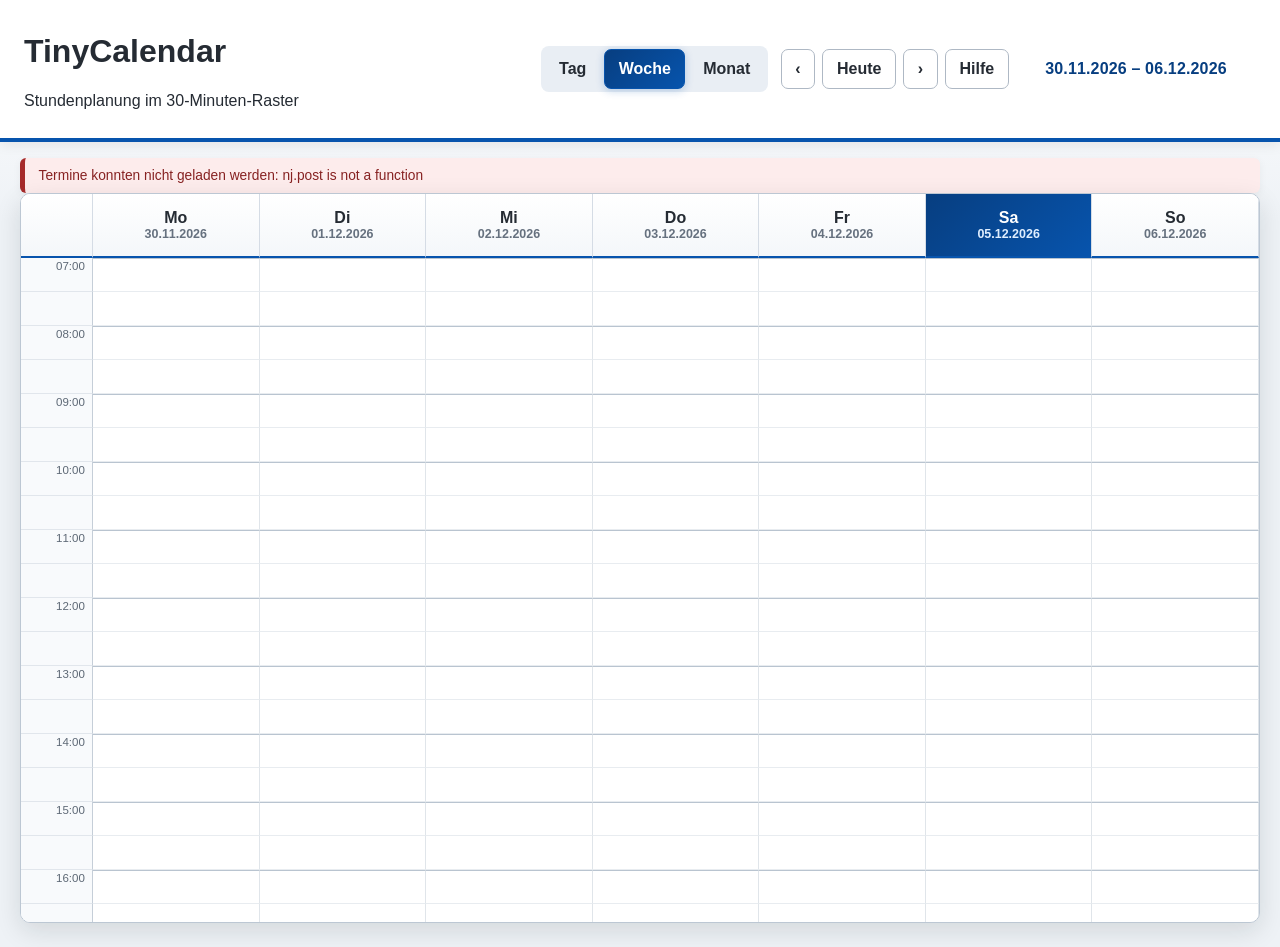
<file: index.html>
<!doctype html>
<html lang="de">
<head>
  <meta charset="utf-8">
  <meta name="viewport" content="width=device-width, initial-scale=1">
  <title>TinyCalendar – Stundenplanung</title>
  <link rel="stylesheet" href="assets/css/calendar.css">
</head>
<body>
  <header class="app-header">
    <div>
      <h1>TinyCalendar</h1>
      <p>Stundenplanung im 30-Minuten-Raster</p>
    </div>
    <nav class="toolbar" aria-label="Kalendersteuerung">
      <div class="view-switch" role="group" aria-label="Kalenderansicht">
        <button id="dayView" type="button" aria-pressed="false">Tag</button>
        <button id="weekView" class="active" type="button" aria-pressed="true">Woche</button>
        <button id="monthView" type="button" aria-pressed="false">Monat</button>
      </div>
      <button id="prevWeek" type="button" aria-label="Vorheriger Zeitraum">‹</button>
      <button id="today" type="button">Heute</button>
      <button id="nextWeek" type="button" aria-label="Nächster Zeitraum">›</button>
      <button id="helpButton" class="help-button" type="button" aria-haspopup="dialog">Hilfe</button>
      <strong id="weekLabel" aria-live="polite"></strong>
    </nav>
  </header>

  <main class="calendar-shell">
    <p id="calendarStatus" class="calendar-status info" role="status" aria-live="polite">In der Tages- und Wochenansicht können Termine verschoben und Zeiten blockiert werden. Die Monatsansicht zeigt ausschließlich alle Termine ohne Drag-and-drop.</p>
    <section class="calendar" aria-label="Wochenkalender">
      <div id="calendarGrid" class="calendar-grid"></div>
    </section>
  </main>

  <dialog id="lessonDialog">
    <form id="lessonForm" method="dialog">
      <h2 id="dialogTitle">Termin anlegen</h2>
      <input id="lessonId" type="hidden">
      <label>Datum<input id="lessonDate" type="date" required></label>
      <div class="form-row">
        <label>Beginn<input id="lessonStart" type="time" step="1800" required></label>
        <label>Ende<input id="lessonEnd" type="time" step="1800" required></label>
      </div>
      <div class="form-row three-columns">
        <label>Rollen-ID<input id="toRole" type="number" min="0" step="1" required></label>
        <label>Tutor-ID<input id="toTutor" type="number" min="0" step="1" required></label>
        <label>Student-ID<input id="toStudent" type="number" min="0" step="1" required></label>
      </div>
      <label class="checkbox-label"><input id="lessonActiv" type="checkbox" checked> Termin aktiv</label>
      <label>Thema<textarea id="lessonThema" rows="2"></textarea></label>
      <label>Beschreibung<textarea id="lessonDescription" rows="3"></textarea></label>
      <label>Anlagen / Dateinamen<textarea id="lessonAppendizies" rows="3" placeholder="Ein Dateiname je Zeile, alternativ Komma oder Semikolon"></textarea></label>
      <p id="formError" class="error" role="alert"></p>
      <div class="dialog-actions">
        <button id="deleteLesson" class="danger" type="button" hidden>Löschen</button>
        <span></span>
        <button id="cancelDialog" type="button">Abbrechen</button>
        <button class="primary" type="submit">Speichern</button>
      </div>
    </form>
  </dialog>

  <dialog id="helpDialog" class="help-dialog" aria-labelledby="helpDialogTitle">
    <div class="help-dialog-shell">
      <header class="help-dialog-header">
        <div>
          <h2 id="helpDialogTitle">Kalenderhilfe</h2>
          <p id="helpDialogSubtitle">Bedienungsanleitung</p>
        </div>
        <button id="closeHelp" type="button" aria-label="Hilfefenster schließen">×</button>
      </header>
      <iframe id="helpFrame" title="Bedienungsanleitung des Kalenders" src="help/index.html"></iframe>
    </div>
  </dialog>

  <script src="assets/js/nojquery.core.js"></script>
  <script src="assets/js/bootstrap.js"></script>
</body>
</html>
</file>
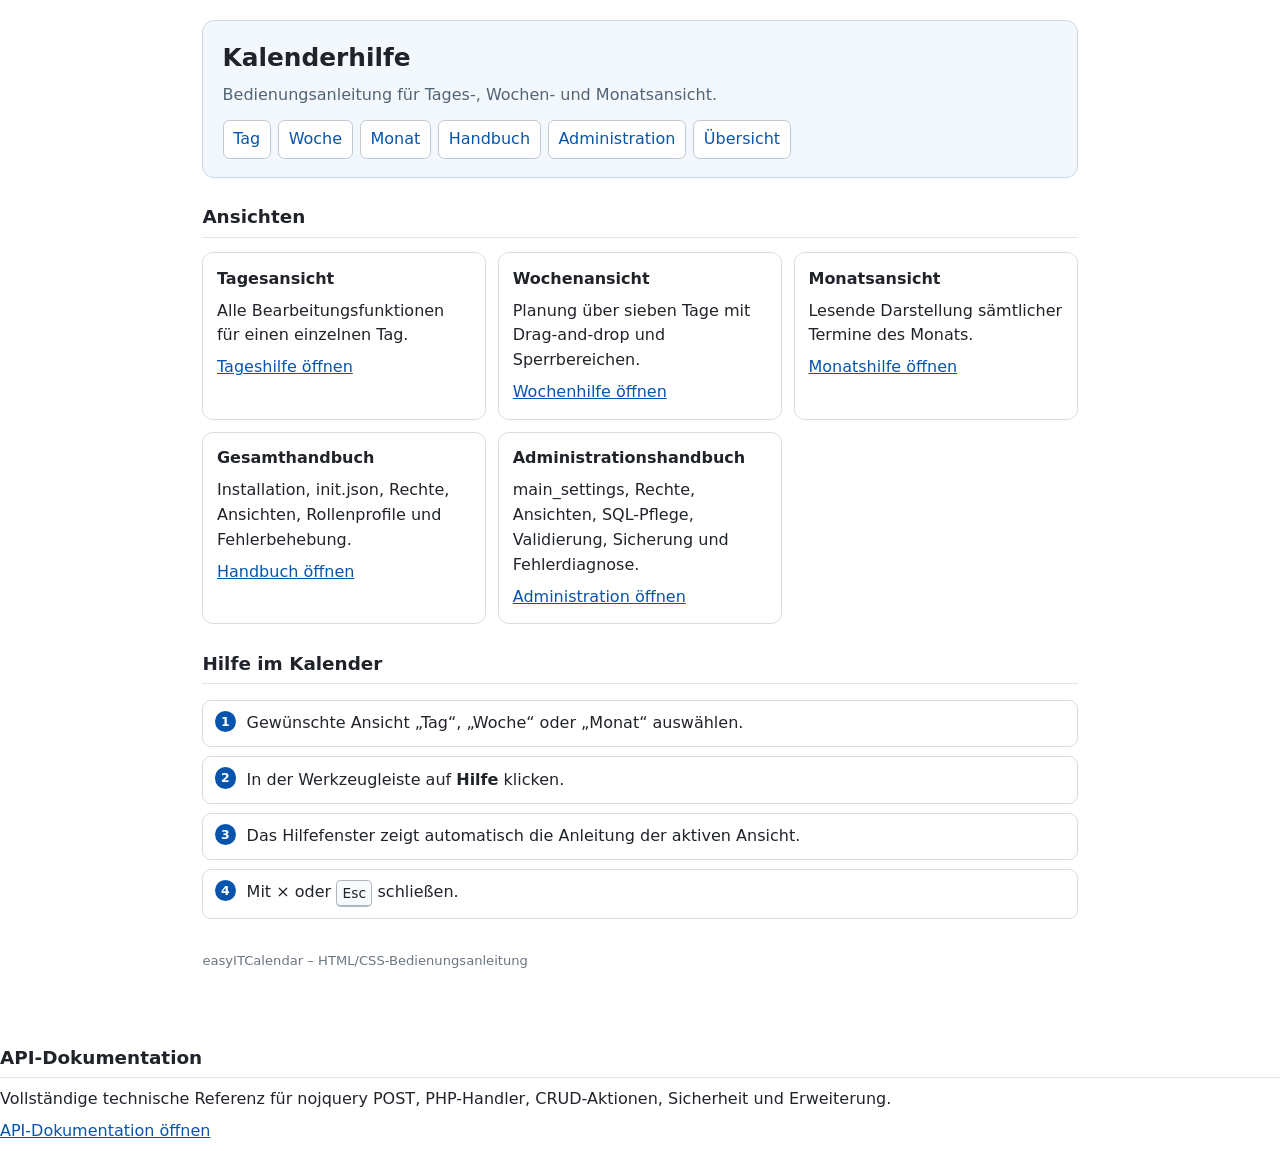
<file: help/index.html>
<!doctype html>
<html lang="de"><head><meta charset="utf-8"><meta name="viewport" content="width=device-width,initial-scale=1"><title>Kalenderhilfe</title><link rel="stylesheet" href="help.css"></head><body><main class="help-page"><header class="hero"><h1>Kalenderhilfe</h1><p>Bedienungsanleitung für Tages-, Wochen- und Monatsansicht.</p><nav class="nav" aria-label="Hilfeansichten"><a href="day.html">Tag</a><a href="week.html">Woche</a><a href="month.html">Monat</a><a href="handbook.html">Handbuch</a><a href="admin-handbook.html">Administration</a><a href="index.html">Übersicht</a></nav></header><h2>Ansichten</h2><div class="cards"><article class="card"><strong>Tagesansicht</strong><p>Alle Bearbeitungsfunktionen für einen einzelnen Tag.</p><a href="day.html">Tageshilfe öffnen</a></article><article class="card"><strong>Wochenansicht</strong><p>Planung über sieben Tage mit Drag-and-drop und Sperrbereichen.</p><a href="week.html">Wochenhilfe öffnen</a></article><article class="card"><strong>Monatsansicht</strong><p>Lesende Darstellung sämtlicher Termine des Monats.</p><a href="month.html">Monatshilfe öffnen</a></article><article class="card"><strong>Gesamthandbuch</strong><p>Installation, init.json, Rechte, Ansichten, Rollenprofile und Fehlerbehebung.</p><a href="handbook.html">Handbuch öffnen</a></article><article class="card"><strong>Administrationshandbuch</strong><p>main_settings, Rechte, Ansichten, SQL-Pflege, Validierung, Sicherung und Fehlerdiagnose.</p><a href="admin-handbook.html">Administration öffnen</a></article></div><h2>Hilfe im Kalender</h2><ol class="workflow"><li>Gewünschte Ansicht „Tag“, „Woche“ oder „Monat“ auswählen.</li><li>In der Werkzeugleiste auf <strong>Hilfe</strong> klicken.</li><li>Das Hilfefenster zeigt automatisch die Anleitung der aktiven Ansicht.</li><li>Mit × oder <kbd>Esc</kbd> schließen.</li></ol><p class="footer">easyITCalendar – HTML/CSS-Bedienungsanleitung</p></main>
<section class="help-card">
  <h2>API-Dokumentation</h2>
  <p>Vollständige technische Referenz für nojquery POST, PHP-Handler, CRUD-Aktionen, Sicherheit und Erweiterung.</p>
  <p><a href="../docs/API_DOKUMENTATION.html" target="_blank" rel="noopener">API-Dokumentation öffnen</a></p>
</section>
</body></html>
</file>
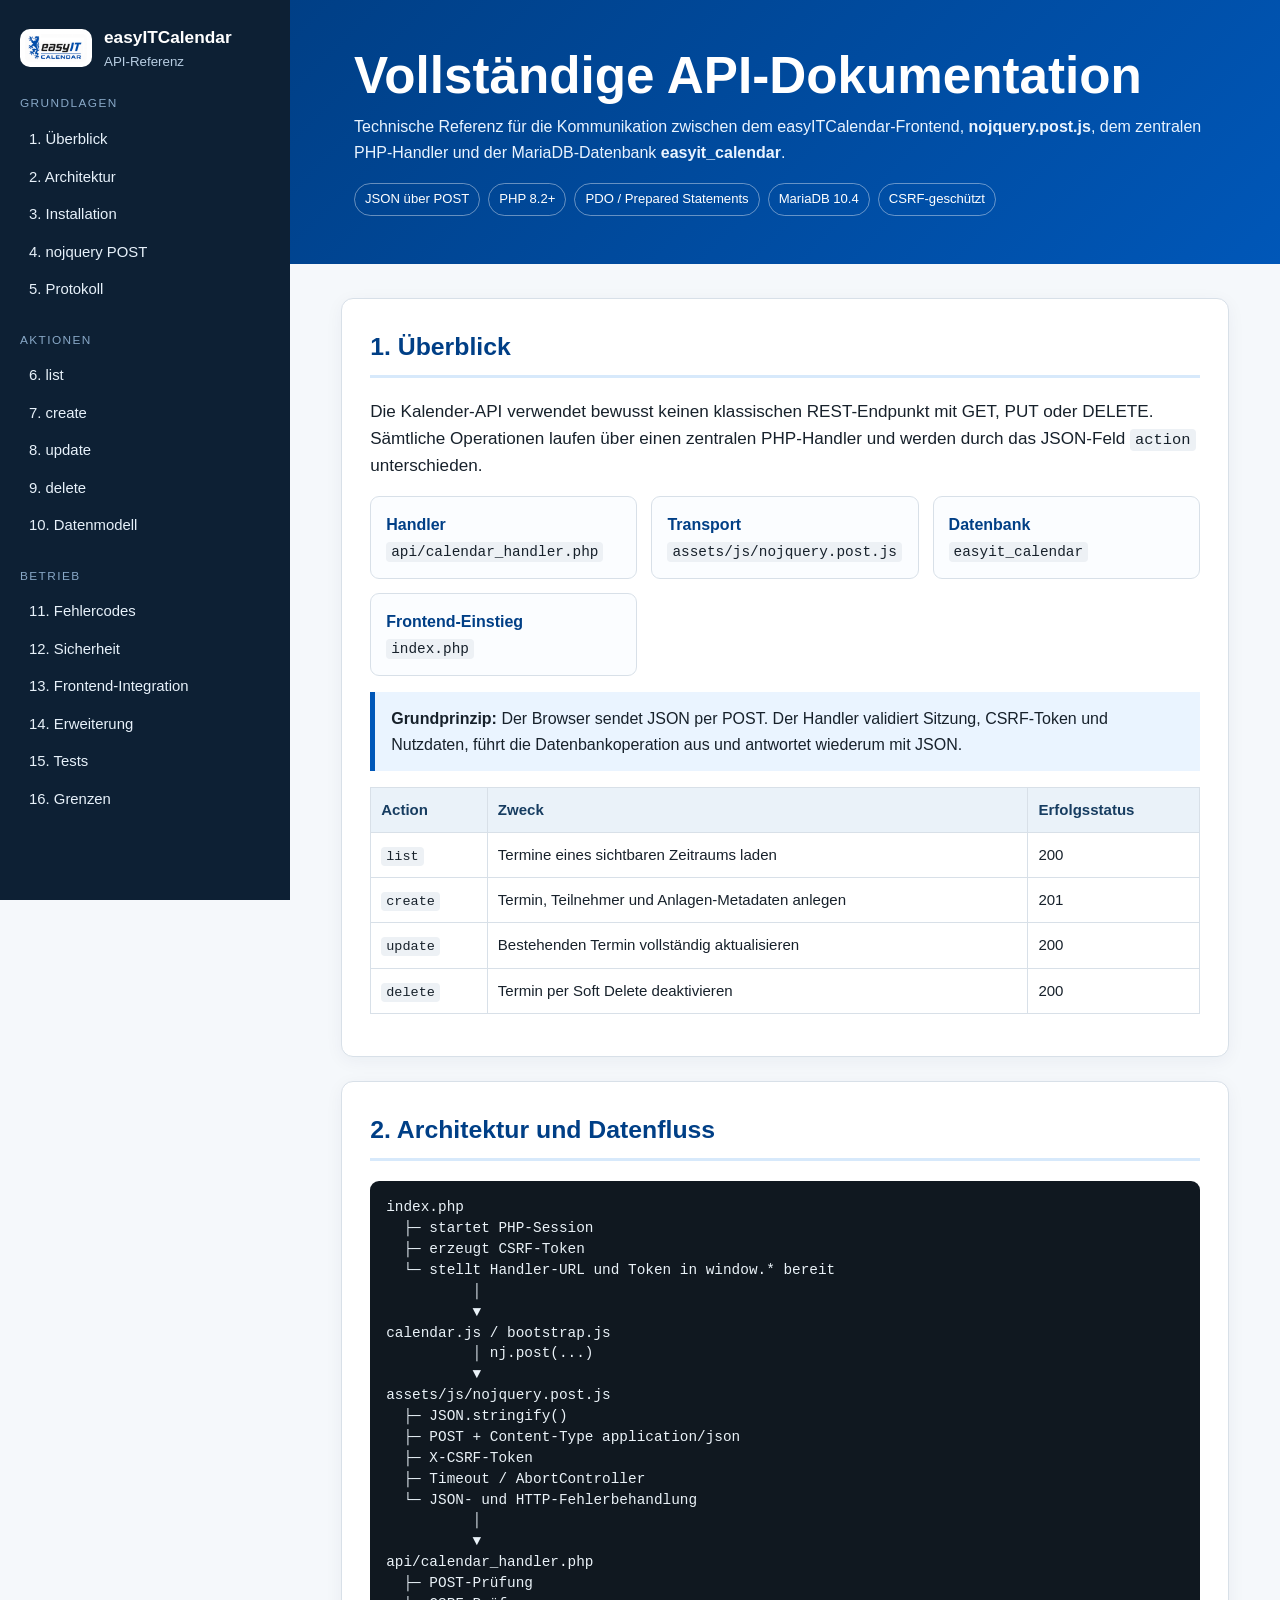
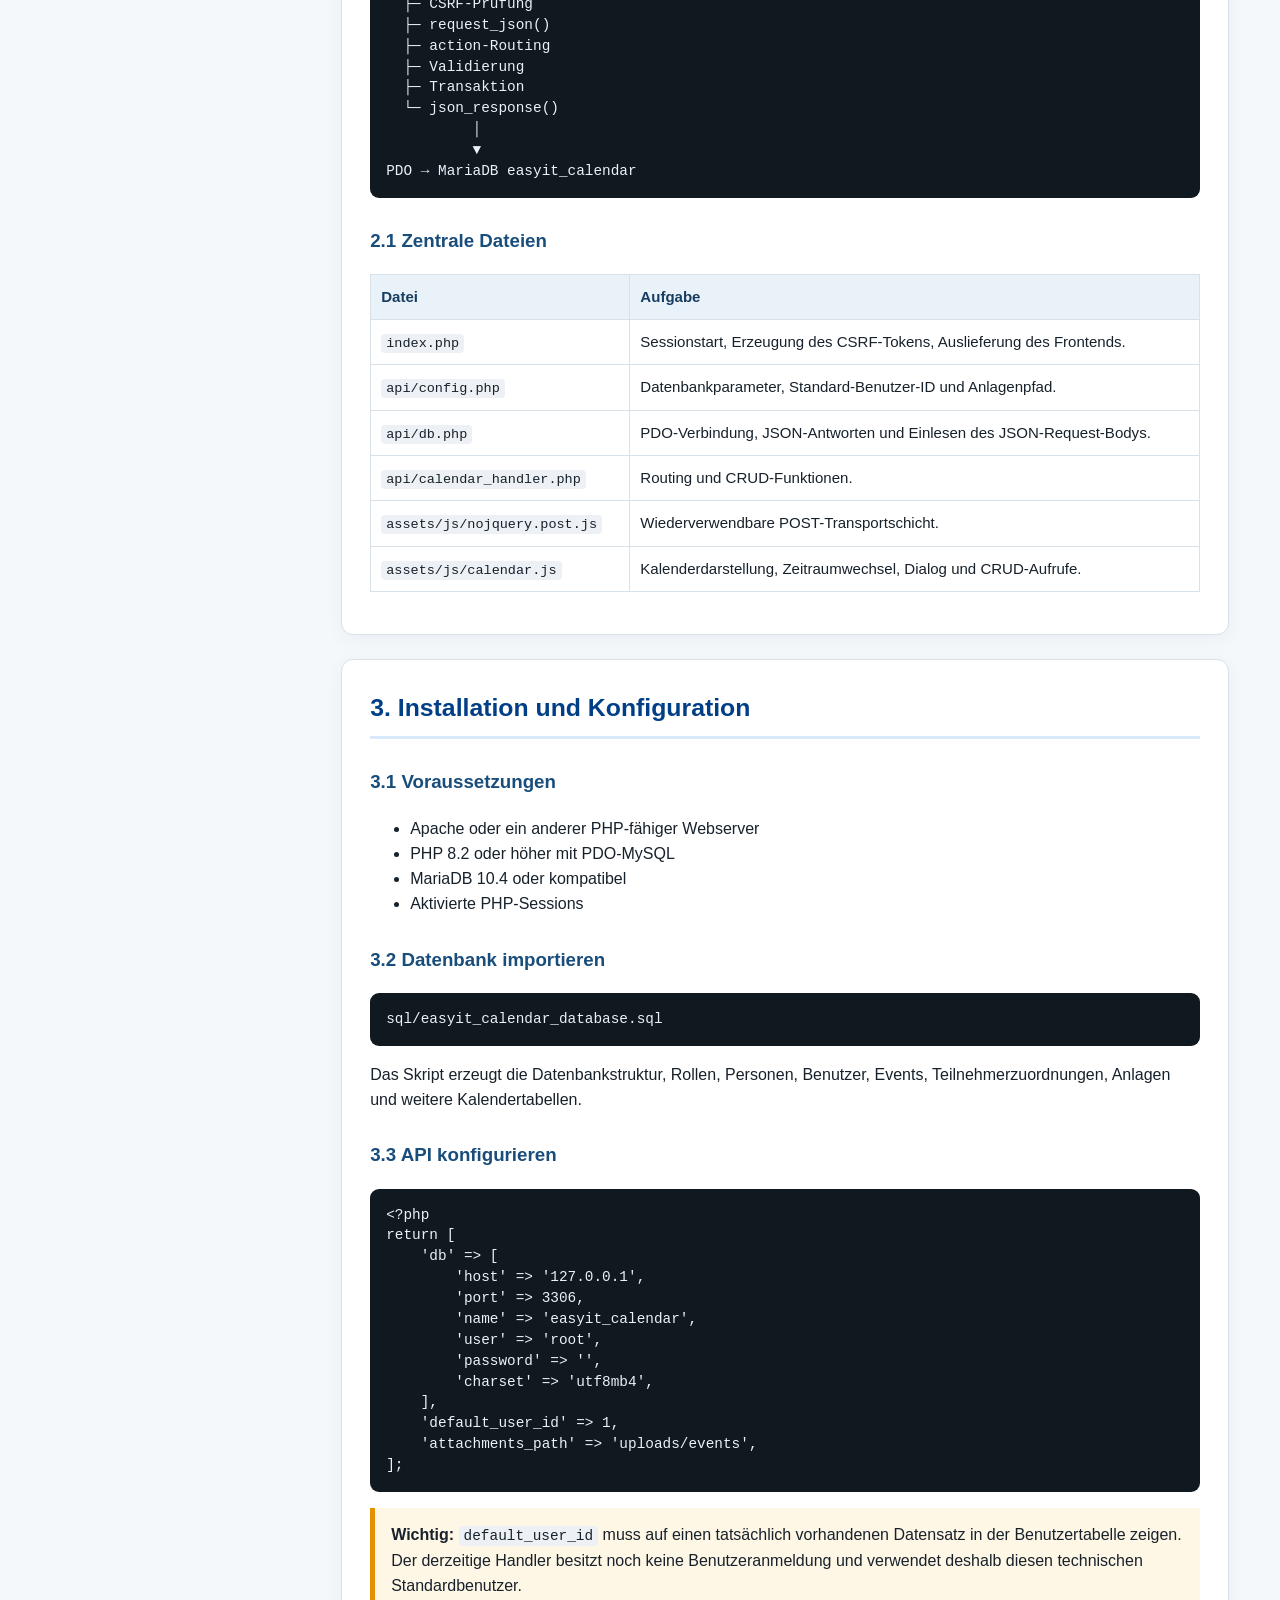
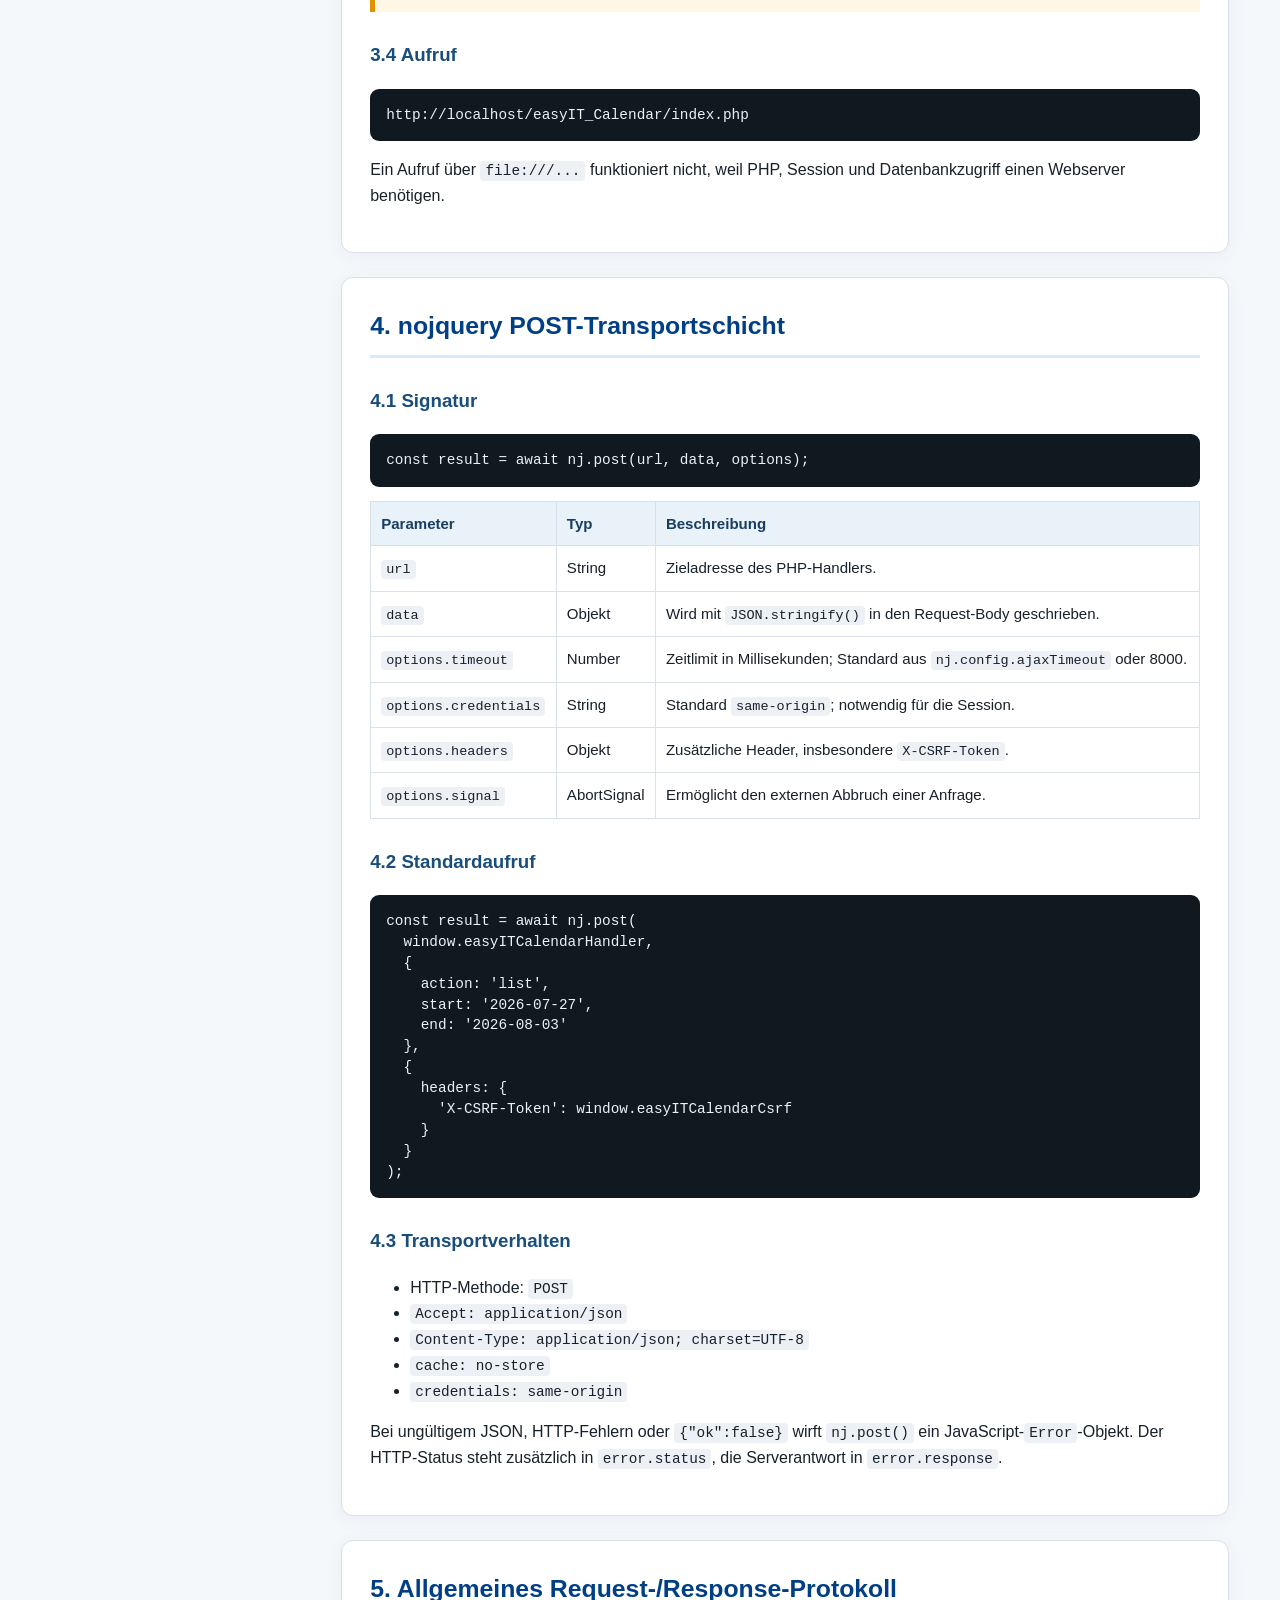
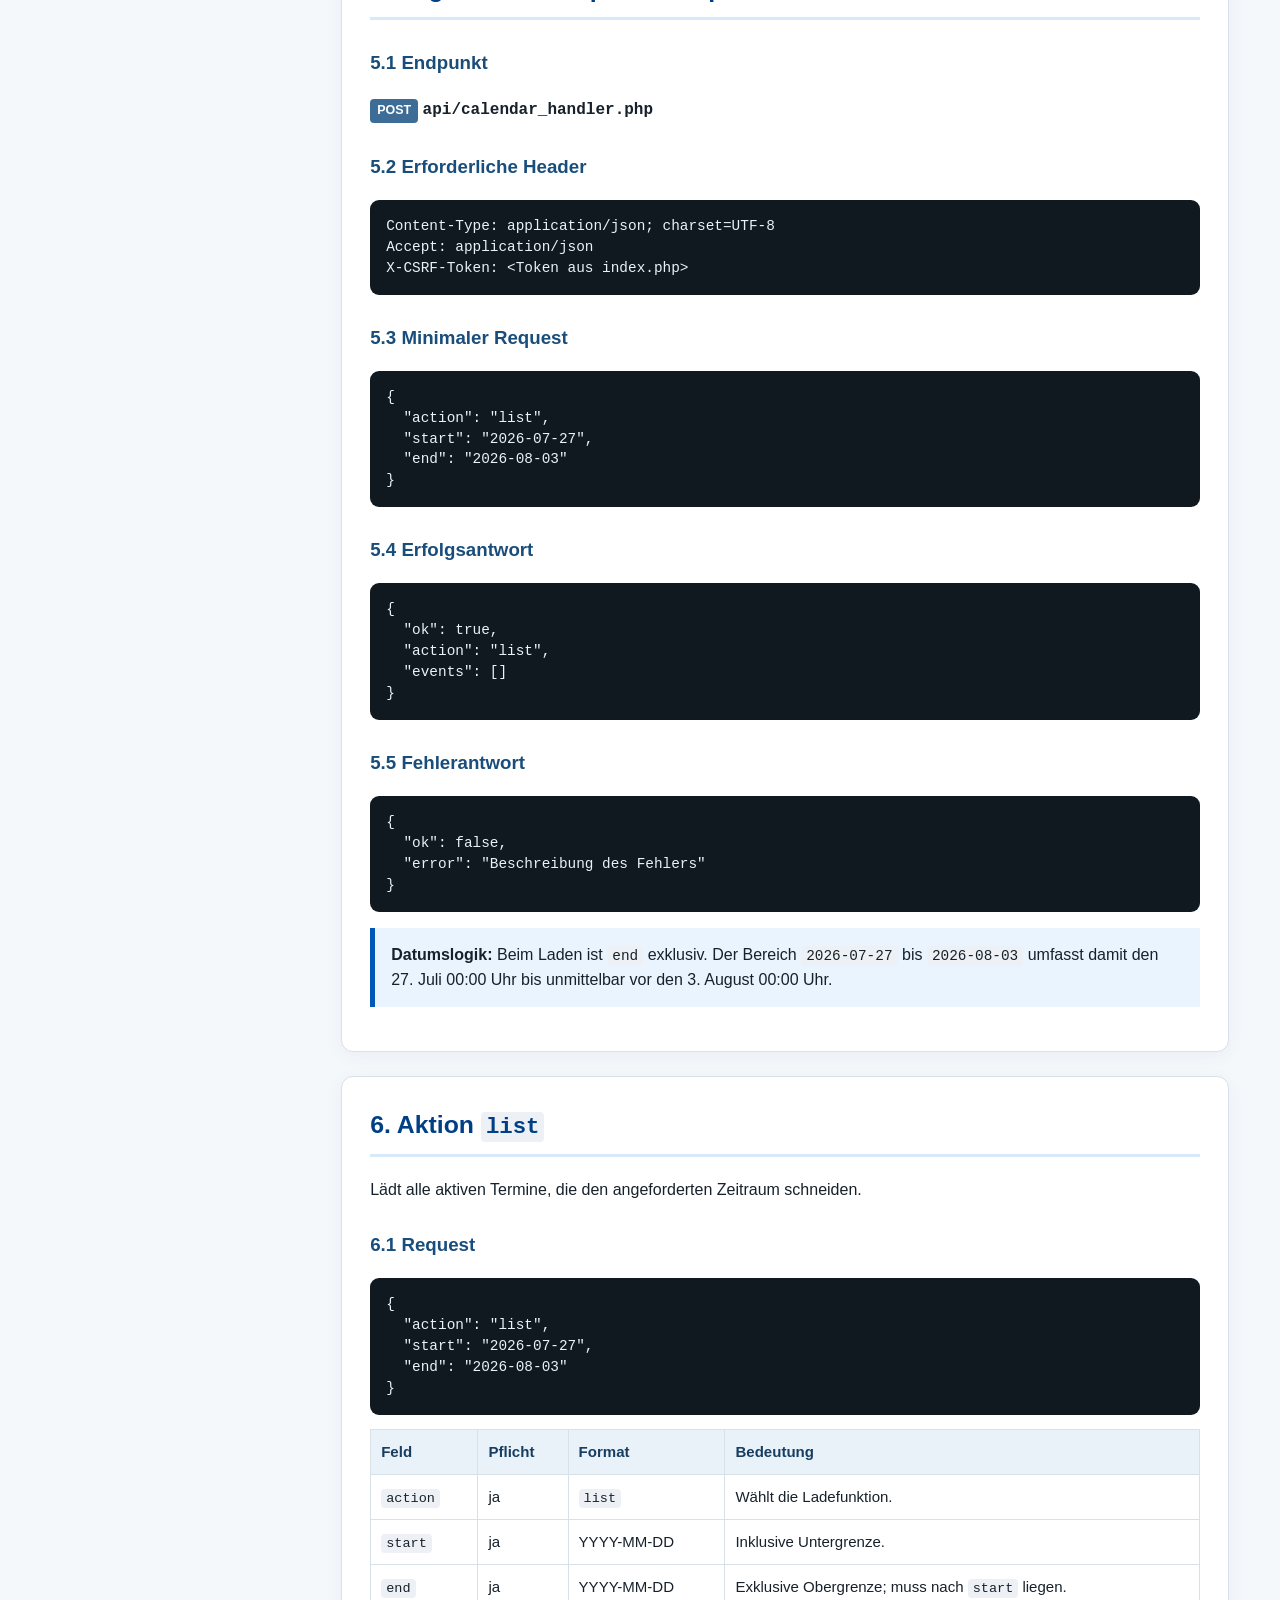
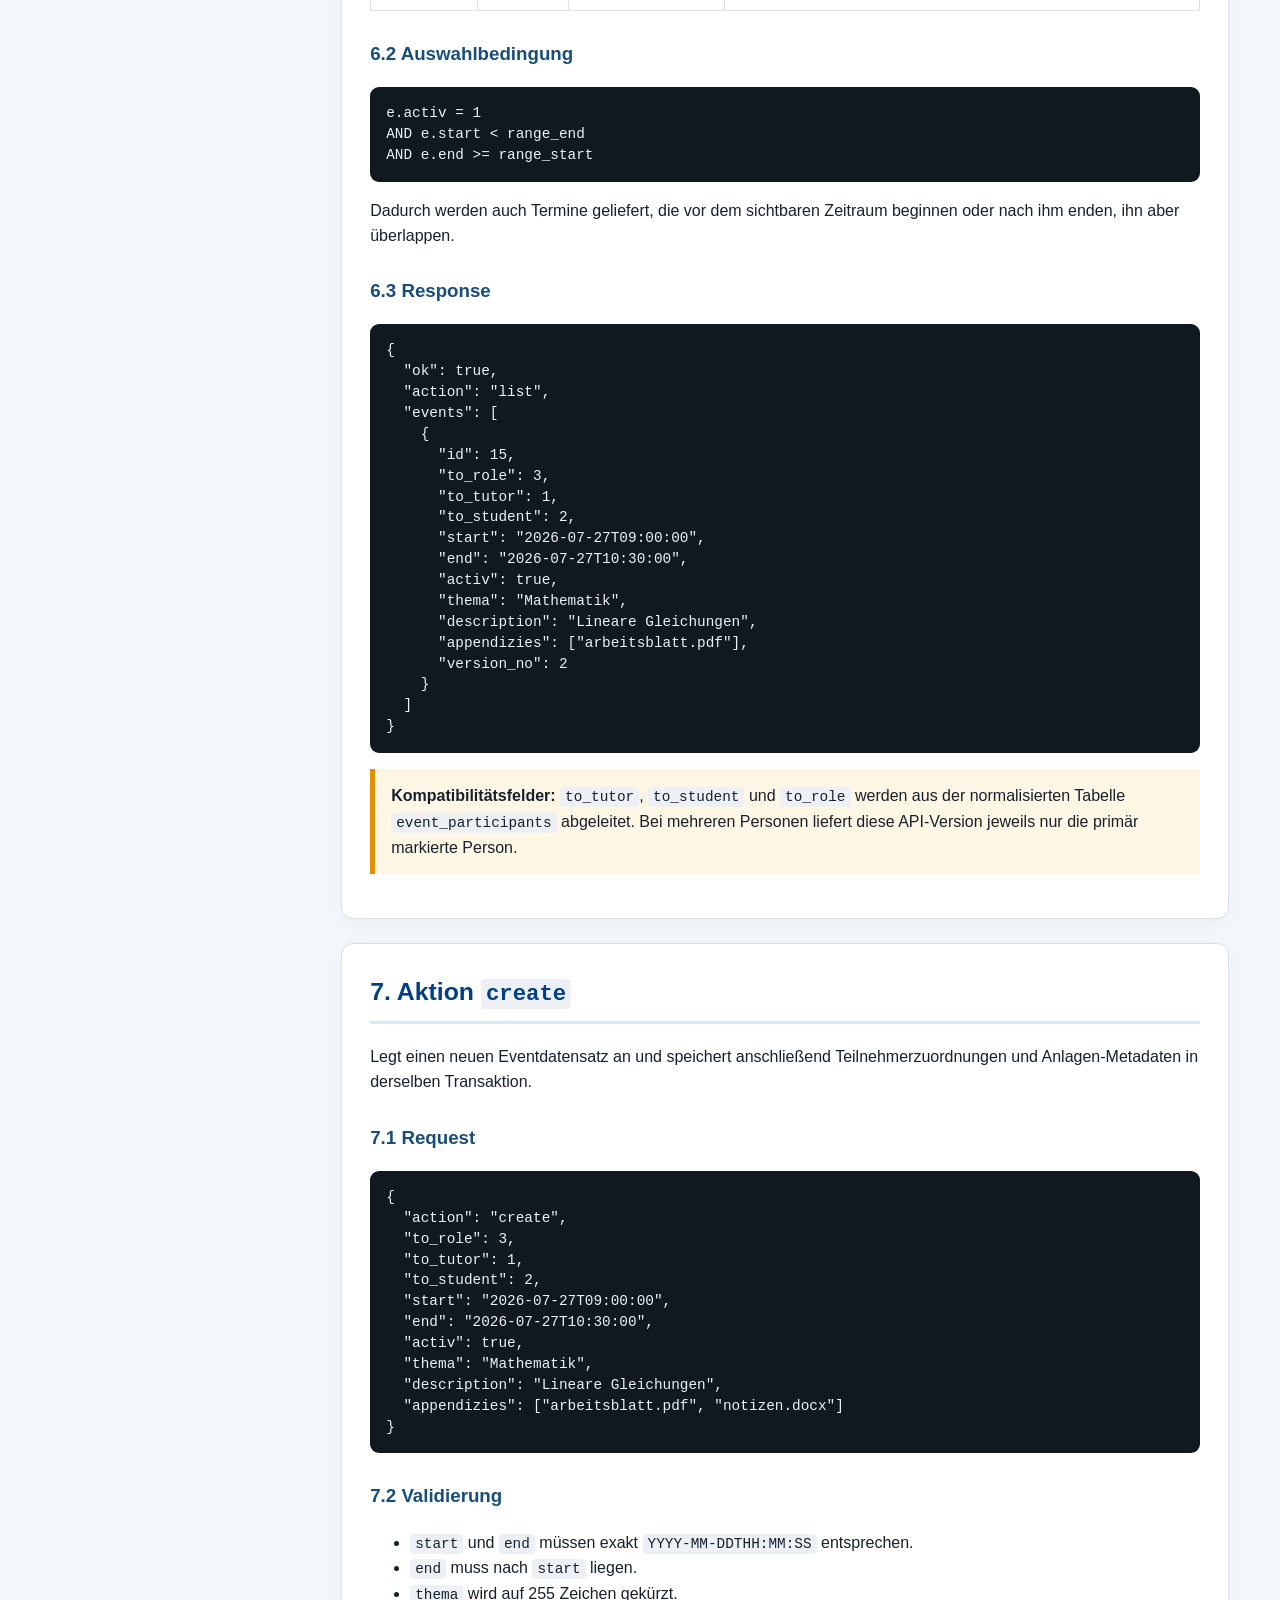
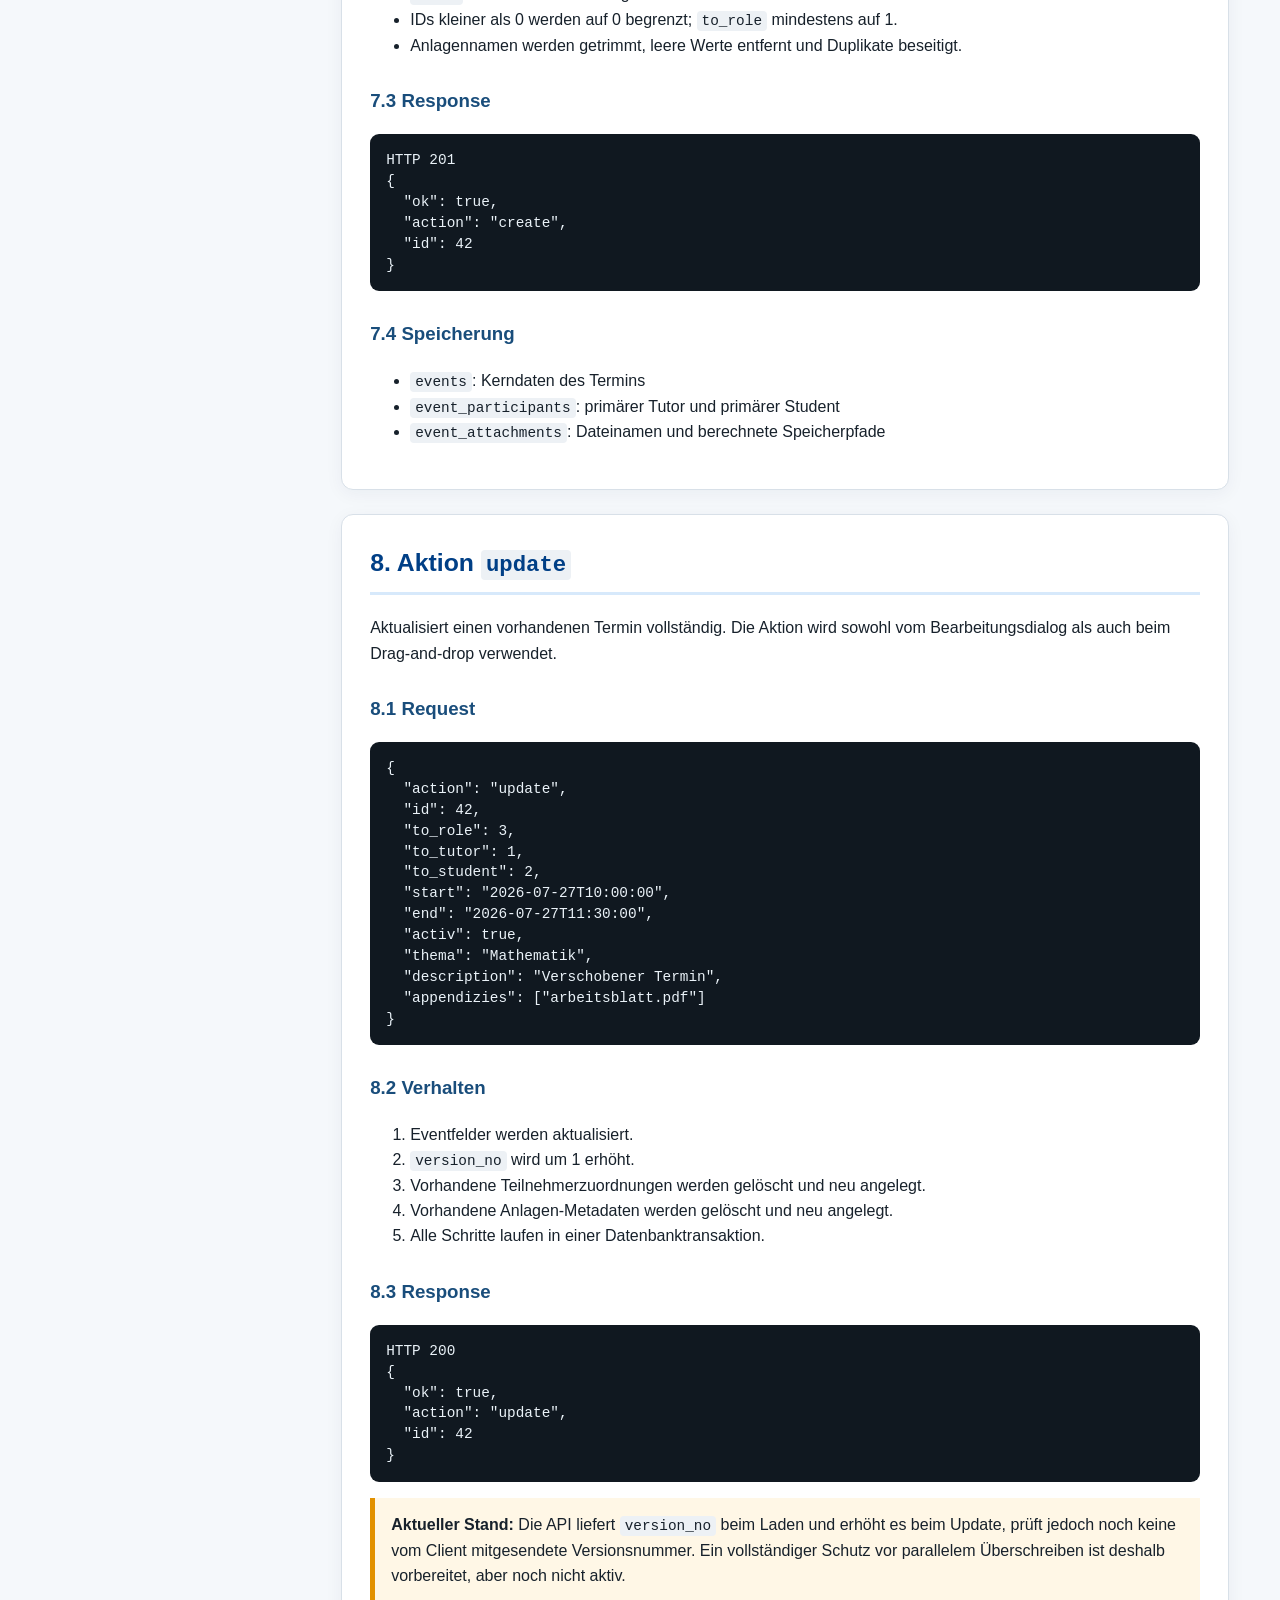
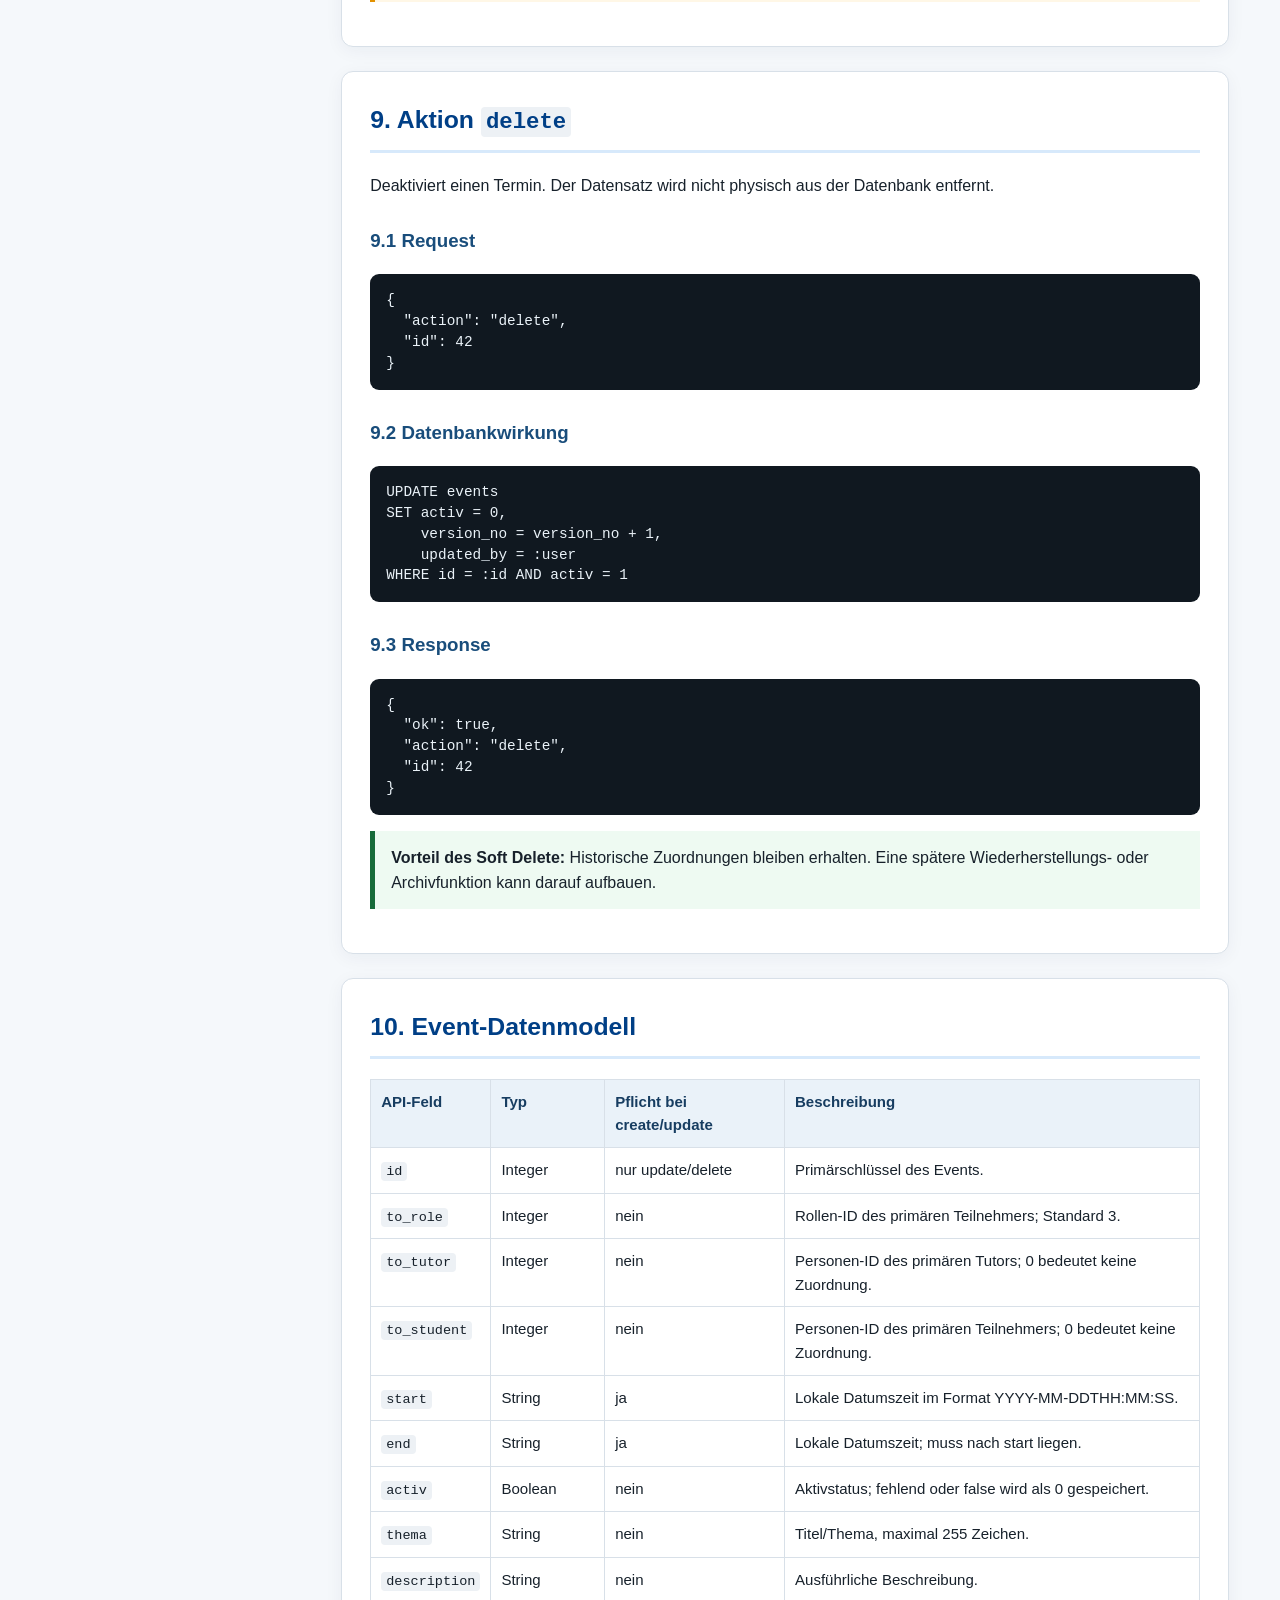
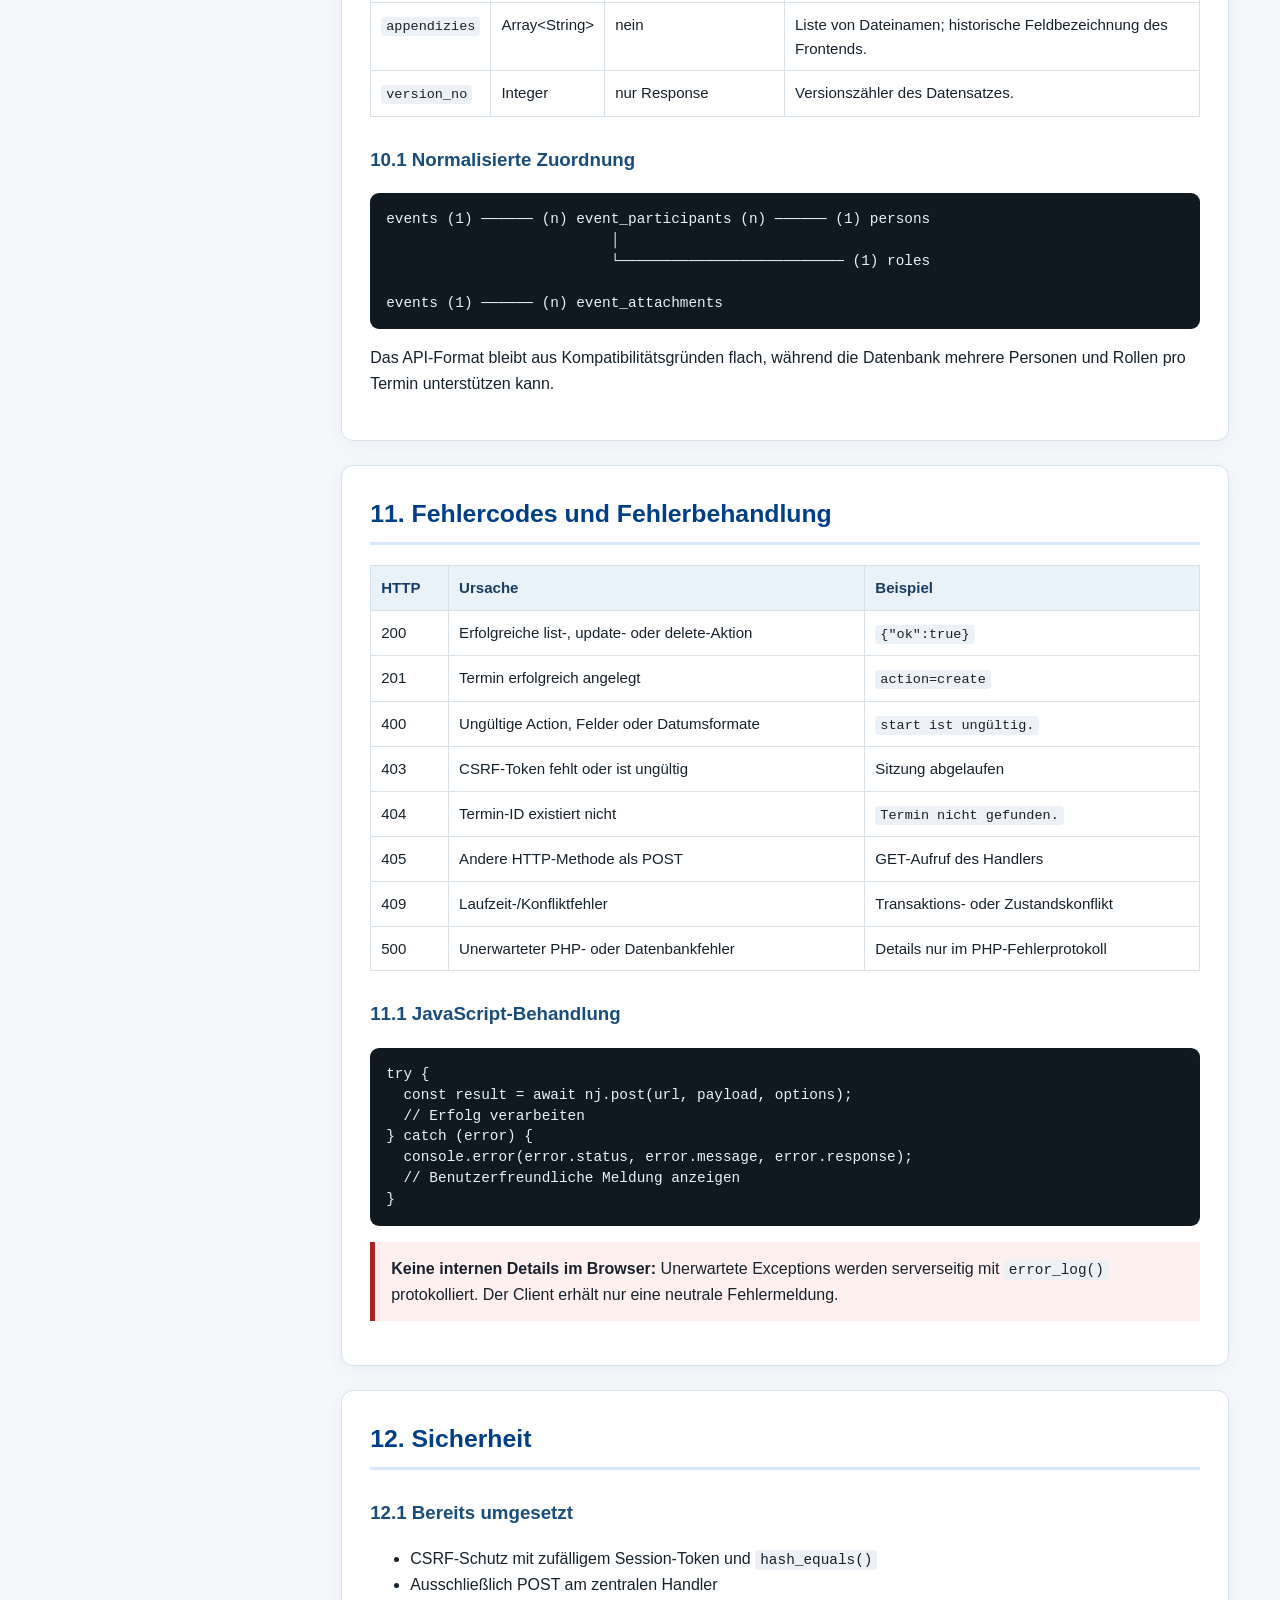
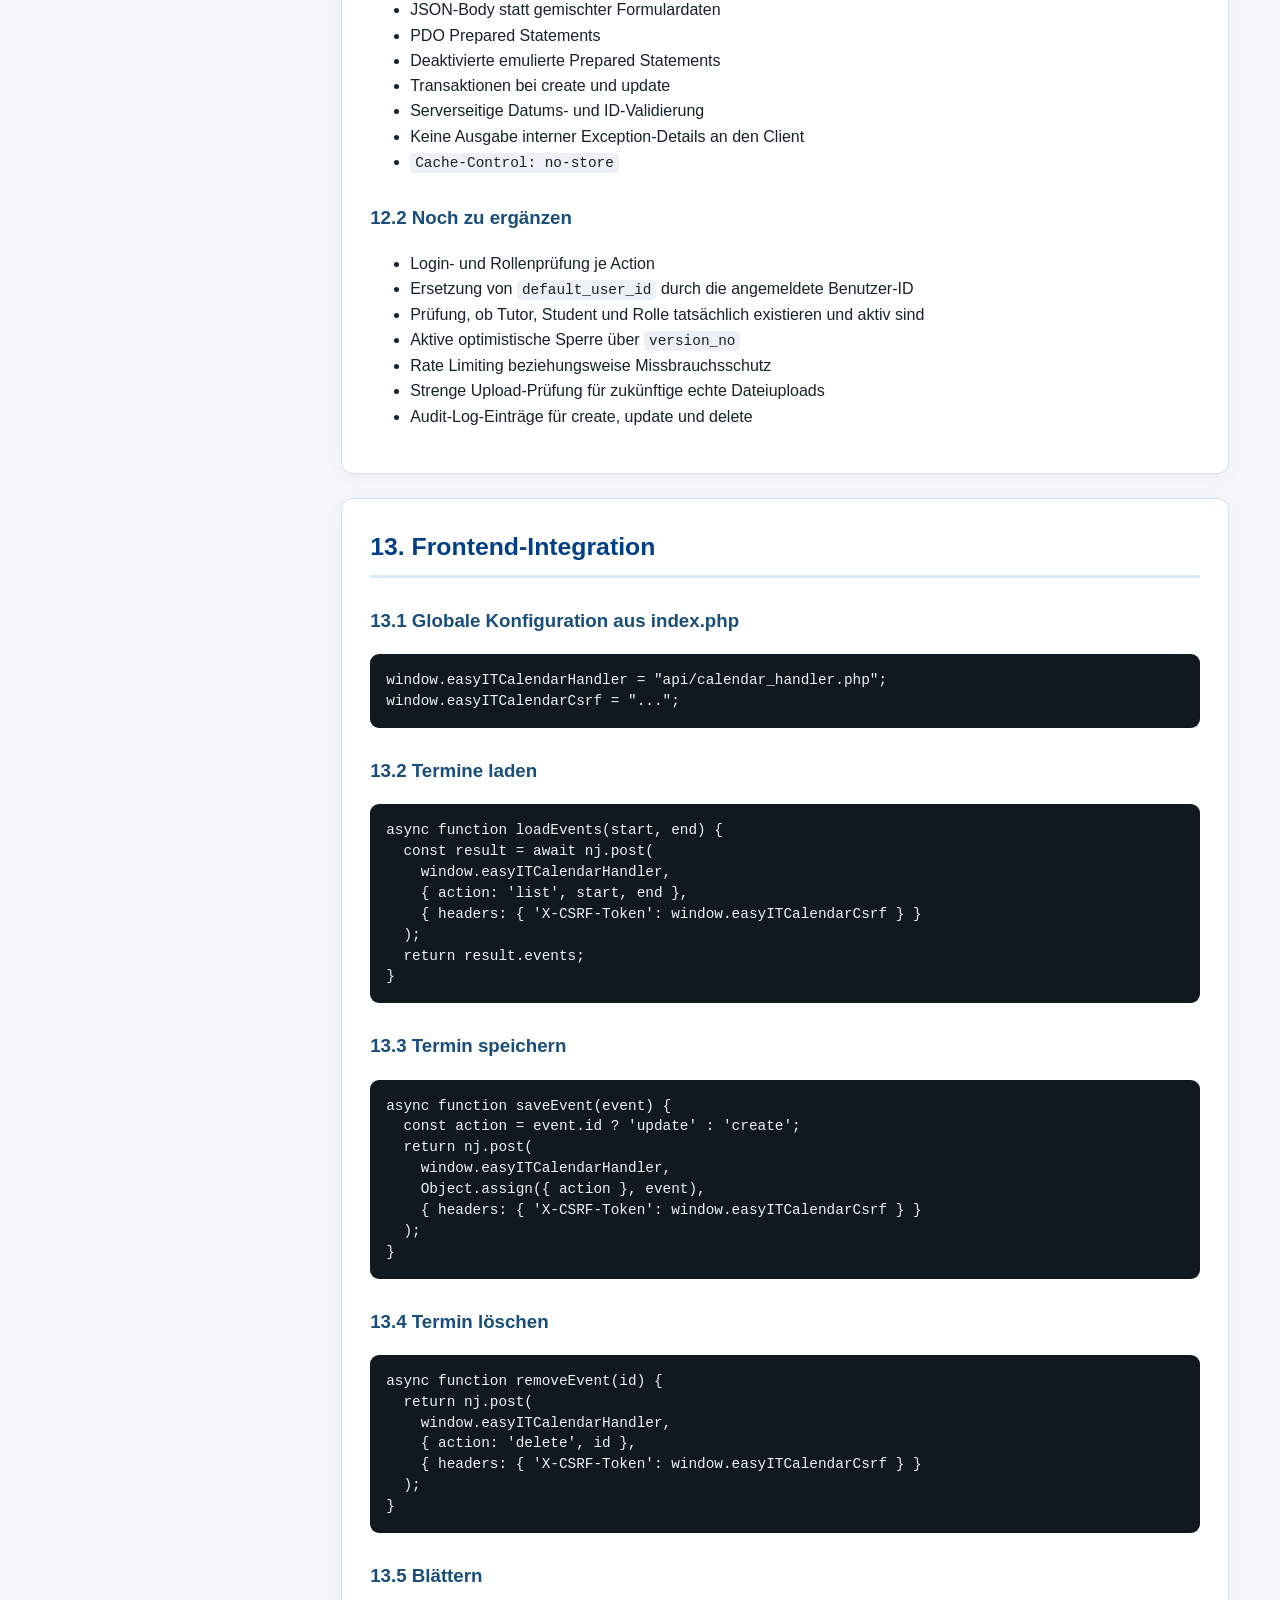
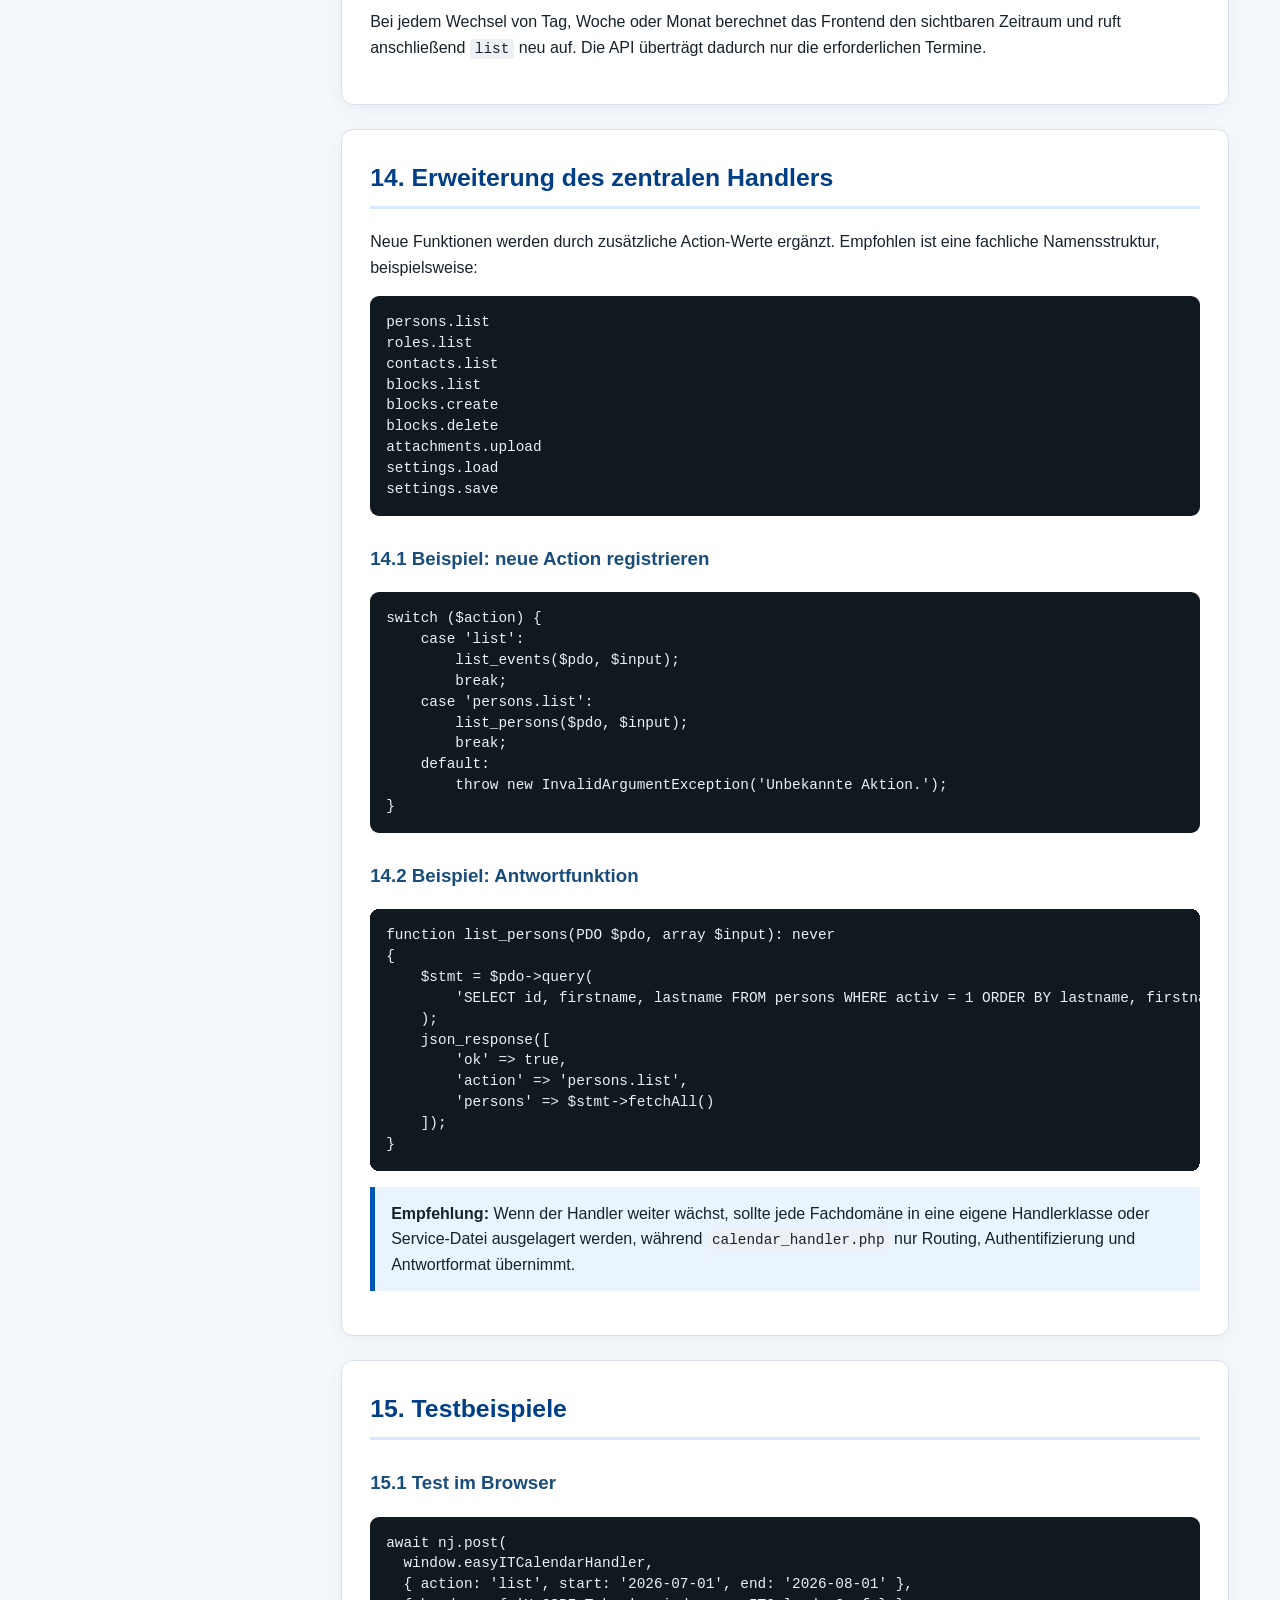
<file: docs/API_DOKUMENTATION.html>
<!doctype html>
<html lang="de">
<head>
<meta charset="utf-8">
<meta name="viewport" content="width=device-width, initial-scale=1">
<title>easyITCalendar – vollständige API-Dokumentation</title>
<style>
:root{--blue:#0057b8;--blue2:#003f86;--cyan:#eaf4ff;--ink:#17212b;--muted:#5d6b78;--line:#d8e0e8;--soft:#f5f8fb;--ok:#176b3a;--warn:#9a5b00;--danger:#a52525;--code:#101820;--white:#fff}
*{box-sizing:border-box}html{scroll-behavior:smooth}body{margin:0;font-family:Inter,Segoe UI,Arial,sans-serif;color:var(--ink);background:var(--soft);line-height:1.58}
a{color:var(--blue);text-decoration:none}a:hover{text-decoration:underline}.layout{display:grid;grid-template-columns:290px minmax(0,1fr);min-height:100vh}.sidebar{position:sticky;top:0;height:100vh;overflow:auto;background:#0d2034;color:#fff;padding:24px 20px}.brand{display:flex;gap:12px;align-items:center;margin-bottom:22px}.brand img{width:72px;height:auto;background:#fff;border-radius:10px;padding:5px}.brand strong{display:block;font-size:1.08rem}.brand small{display:block;color:#b9cee3}.nav-title{font-size:.74rem;letter-spacing:.12em;text-transform:uppercase;color:#88a8c7;margin:22px 0 8px}.sidebar nav a{display:block;color:#e7f1fa;padding:7px 9px;border-radius:6px;font-size:.93rem}.sidebar nav a:hover{background:#163a5d;text-decoration:none}.content{min-width:0}.hero{background:linear-gradient(135deg,var(--blue2),var(--blue));color:#fff;padding:48px clamp(24px,5vw,70px)}.hero h1{margin:0 0 10px;font-size:clamp(2rem,4vw,3.2rem);line-height:1.1}.hero p{max-width:900px;margin:8px 0;color:#e9f4ff}.badges{display:flex;gap:8px;flex-wrap:wrap;margin-top:18px}.badge{border:1px solid rgba(255,255,255,.4);border-radius:999px;padding:5px 10px;font-size:.82rem}.main{max-width:1180px;padding:34px clamp(20px,4vw,60px) 80px}.section{background:#fff;border:1px solid var(--line);border-radius:12px;padding:28px;margin:0 0 24px;box-shadow:0 4px 18px rgba(14,43,70,.05)}h2{font-size:1.55rem;color:var(--blue2);border-bottom:3px solid #d7e9fb;padding-bottom:9px;margin:0 0 20px}h3{color:#194d7b;margin-top:28px}h4{margin-bottom:6px}.lead{font-size:1.07rem}.callout{border-left:5px solid var(--blue);background:var(--cyan);padding:14px 16px;margin:16px 0}.callout.warn{border-color:#e29100;background:#fff7e6}.callout.danger{border-color:var(--danger);background:#fff0f0}.callout.ok{border-color:var(--ok);background:#eefaf2}.grid{display:grid;grid-template-columns:repeat(auto-fit,minmax(235px,1fr));gap:14px}.card{border:1px solid var(--line);border-radius:9px;padding:15px;background:#fbfdff}.card strong{color:var(--blue2)}table{width:100%;border-collapse:collapse;margin:14px 0;font-size:.94rem}th,td{border:1px solid var(--line);padding:10px;text-align:left;vertical-align:top}th{background:#eaf2f9;color:#173d61}code{font-family:Consolas,Monaco,monospace;background:#edf1f5;padding:2px 5px;border-radius:4px;font-size:.9em}pre{background:var(--code);color:#eaf2f8;border-radius:9px;padding:16px;overflow:auto;line-height:1.45}pre code{background:transparent;padding:0;color:inherit}.method{display:inline-block;background:#3d6d96;color:#fff;border-radius:4px;padding:2px 7px;font-weight:700;font-size:.78rem}.route{font-family:Consolas,monospace;font-weight:700}.toc-mini{columns:2;column-gap:30px}.toc-mini li{break-inside:avoid}.muted{color:var(--muted)}.footer{border-top:1px solid var(--line);padding:22px;color:var(--muted);font-size:.9rem}.anchor{scroll-margin-top:20px}@media(max-width:900px){.layout{display:block}.sidebar{position:relative;height:auto}.sidebar nav{columns:2}.hero{padding:34px 22px}.main{padding:24px 14px}.section{padding:20px}.toc-mini{columns:1}}@media print{.sidebar{display:none}.layout{display:block}.section{box-shadow:none;break-inside:avoid}.hero{background:#fff;color:#000;padding:20px 0}.hero p{color:#333}.main{max-width:none;padding:0}.content{width:100%}}
</style>
</head>
<body>
<div class="layout">
<aside class="sidebar">
  <div class="brand"><img src="../assets/img/easyITCalendar-logo.png" alt="easyITCalendar"><div><strong>easyITCalendar</strong><small>API-Referenz</small></div></div>
  <div class="nav-title">Grundlagen</div>
  <nav>
    <a href="#ueberblick">1. Überblick</a><a href="#architektur">2. Architektur</a><a href="#installation">3. Installation</a><a href="#transport">4. nojquery POST</a><a href="#protokoll">5. Protokoll</a>
  </nav>
  <div class="nav-title">Aktionen</div>
  <nav>
    <a href="#list">6. list</a><a href="#create">7. create</a><a href="#update">8. update</a><a href="#delete">9. delete</a><a href="#datenmodell">10. Datenmodell</a>
  </nav>
  <div class="nav-title">Betrieb</div>
  <nav>
    <a href="#fehler">11. Fehlercodes</a><a href="#sicherheit">12. Sicherheit</a><a href="#frontend">13. Frontend-Integration</a><a href="#erweiterung">14. Erweiterung</a><a href="#tests">15. Tests</a><a href="#grenzen">16. Grenzen</a>
  </nav>
</aside>
<div class="content">
<header class="hero">
  <h1>Vollständige API-Dokumentation</h1>
  <p>Technische Referenz für die Kommunikation zwischen dem easyITCalendar-Frontend, <strong>nojquery.post.js</strong>, dem zentralen PHP-Handler und der MariaDB-Datenbank <strong>easyit_calendar</strong>.</p>
  <div class="badges"><span class="badge">JSON über POST</span><span class="badge">PHP 8.2+</span><span class="badge">PDO / Prepared Statements</span><span class="badge">MariaDB 10.4</span><span class="badge">CSRF-geschützt</span></div>
</header>
<main class="main">
<section id="ueberblick" class="section anchor">
<h2>1. Überblick</h2>
<p class="lead">Die Kalender-API verwendet bewusst keinen klassischen REST-Endpunkt mit GET, PUT oder DELETE. Sämtliche Operationen laufen über einen zentralen PHP-Handler und werden durch das JSON-Feld <code>action</code> unterschieden.</p>
<div class="grid">
<div class="card"><strong>Handler</strong><br><code>api/calendar_handler.php</code></div>
<div class="card"><strong>Transport</strong><br><code>assets/js/nojquery.post.js</code></div>
<div class="card"><strong>Datenbank</strong><br><code>easyit_calendar</code></div>
<div class="card"><strong>Frontend-Einstieg</strong><br><code>index.php</code></div>
</div>
<div class="callout"><strong>Grundprinzip:</strong> Der Browser sendet JSON per POST. Der Handler validiert Sitzung, CSRF-Token und Nutzdaten, führt die Datenbankoperation aus und antwortet wiederum mit JSON.</div>
<table><thead><tr><th>Action</th><th>Zweck</th><th>Erfolgsstatus</th></tr></thead><tbody>
<tr><td><code>list</code></td><td>Termine eines sichtbaren Zeitraums laden</td><td>200</td></tr>
<tr><td><code>create</code></td><td>Termin, Teilnehmer und Anlagen-Metadaten anlegen</td><td>201</td></tr>
<tr><td><code>update</code></td><td>Bestehenden Termin vollständig aktualisieren</td><td>200</td></tr>
<tr><td><code>delete</code></td><td>Termin per Soft Delete deaktivieren</td><td>200</td></tr>
</tbody></table>
</section>

<section id="architektur" class="section anchor">
<h2>2. Architektur und Datenfluss</h2>
<pre><code>index.php
  ├─ startet PHP-Session
  ├─ erzeugt CSRF-Token
  └─ stellt Handler-URL und Token in window.* bereit
          │
          ▼
calendar.js / bootstrap.js
          │ nj.post(...)
          ▼
assets/js/nojquery.post.js
  ├─ JSON.stringify()
  ├─ POST + Content-Type application/json
  ├─ X-CSRF-Token
  ├─ Timeout / AbortController
  └─ JSON- und HTTP-Fehlerbehandlung
          │
          ▼
api/calendar_handler.php
  ├─ POST-Prüfung
  ├─ CSRF-Prüfung
  ├─ request_json()
  ├─ action-Routing
  ├─ Validierung
  ├─ Transaktion
  └─ json_response()
          │
          ▼
PDO → MariaDB easyit_calendar</code></pre>
<h3>2.1 Zentrale Dateien</h3>
<table><thead><tr><th>Datei</th><th>Aufgabe</th></tr></thead><tbody>
<tr><td><code>index.php</code></td><td>Sessionstart, Erzeugung des CSRF-Tokens, Auslieferung des Frontends.</td></tr>
<tr><td><code>api/config.php</code></td><td>Datenbankparameter, Standard-Benutzer-ID und Anlagenpfad.</td></tr>
<tr><td><code>api/db.php</code></td><td>PDO-Verbindung, JSON-Antworten und Einlesen des JSON-Request-Bodys.</td></tr>
<tr><td><code>api/calendar_handler.php</code></td><td>Routing und CRUD-Funktionen.</td></tr>
<tr><td><code>assets/js/nojquery.post.js</code></td><td>Wiederverwendbare POST-Transportschicht.</td></tr>
<tr><td><code>assets/js/calendar.js</code></td><td>Kalenderdarstellung, Zeitraumwechsel, Dialog und CRUD-Aufrufe.</td></tr>
</tbody></table>
</section>

<section id="installation" class="section anchor">
<h2>3. Installation und Konfiguration</h2>
<h3>3.1 Voraussetzungen</h3>
<ul><li>Apache oder ein anderer PHP-fähiger Webserver</li><li>PHP 8.2 oder höher mit PDO-MySQL</li><li>MariaDB 10.4 oder kompatibel</li><li>Aktivierte PHP-Sessions</li></ul>
<h3>3.2 Datenbank importieren</h3>
<pre><code>sql/easyit_calendar_database.sql</code></pre>
<p>Das Skript erzeugt die Datenbankstruktur, Rollen, Personen, Benutzer, Events, Teilnehmerzuordnungen, Anlagen und weitere Kalendertabellen.</p>
<h3>3.3 API konfigurieren</h3>
<pre><code>&lt;?php
return [
    'db' =&gt; [
        'host' =&gt; '127.0.0.1',
        'port' =&gt; 3306,
        'name' =&gt; 'easyit_calendar',
        'user' =&gt; 'root',
        'password' =&gt; '',
        'charset' =&gt; 'utf8mb4',
    ],
    'default_user_id' =&gt; 1,
    'attachments_path' =&gt; 'uploads/events',
];</code></pre>
<div class="callout warn"><strong>Wichtig:</strong> <code>default_user_id</code> muss auf einen tatsächlich vorhandenen Datensatz in der Benutzertabelle zeigen. Der derzeitige Handler besitzt noch keine Benutzeranmeldung und verwendet deshalb diesen technischen Standardbenutzer.</div>
<h3>3.4 Aufruf</h3>
<pre><code>http://localhost/easyIT_Calendar/index.php</code></pre>
<p>Ein Aufruf über <code>file:///...</code> funktioniert nicht, weil PHP, Session und Datenbankzugriff einen Webserver benötigen.</p>
</section>

<section id="transport" class="section anchor">
<h2>4. nojquery POST-Transportschicht</h2>
<h3>4.1 Signatur</h3>
<pre><code>const result = await nj.post(url, data, options);</code></pre>
<table><thead><tr><th>Parameter</th><th>Typ</th><th>Beschreibung</th></tr></thead><tbody>
<tr><td><code>url</code></td><td>String</td><td>Zieladresse des PHP-Handlers.</td></tr>
<tr><td><code>data</code></td><td>Objekt</td><td>Wird mit <code>JSON.stringify()</code> in den Request-Body geschrieben.</td></tr>
<tr><td><code>options.timeout</code></td><td>Number</td><td>Zeitlimit in Millisekunden; Standard aus <code>nj.config.ajaxTimeout</code> oder 8000.</td></tr>
<tr><td><code>options.credentials</code></td><td>String</td><td>Standard <code>same-origin</code>; notwendig für die Session.</td></tr>
<tr><td><code>options.headers</code></td><td>Objekt</td><td>Zusätzliche Header, insbesondere <code>X-CSRF-Token</code>.</td></tr>
<tr><td><code>options.signal</code></td><td>AbortSignal</td><td>Ermöglicht den externen Abbruch einer Anfrage.</td></tr>
</tbody></table>
<h3>4.2 Standardaufruf</h3>
<pre><code>const result = await nj.post(
  window.easyITCalendarHandler,
  {
    action: 'list',
    start: '2026-07-27',
    end: '2026-08-03'
  },
  {
    headers: {
      'X-CSRF-Token': window.easyITCalendarCsrf
    }
  }
);</code></pre>
<h3>4.3 Transportverhalten</h3>
<ul><li>HTTP-Methode: <code>POST</code></li><li><code>Accept: application/json</code></li><li><code>Content-Type: application/json; charset=UTF-8</code></li><li><code>cache: no-store</code></li><li><code>credentials: same-origin</code></li></ul>
<p>Bei ungültigem JSON, HTTP-Fehlern oder <code>{"ok":false}</code> wirft <code>nj.post()</code> ein JavaScript-<code>Error</code>-Objekt. Der HTTP-Status steht zusätzlich in <code>error.status</code>, die Serverantwort in <code>error.response</code>.</p>
</section>

<section id="protokoll" class="section anchor">
<h2>5. Allgemeines Request-/Response-Protokoll</h2>
<h3>5.1 Endpunkt</h3><p><span class="method">POST</span> <span class="route">api/calendar_handler.php</span></p>
<h3>5.2 Erforderliche Header</h3>
<pre><code>Content-Type: application/json; charset=UTF-8
Accept: application/json
X-CSRF-Token: &lt;Token aus index.php&gt;</code></pre>
<h3>5.3 Minimaler Request</h3>
<pre><code>{
  "action": "list",
  "start": "2026-07-27",
  "end": "2026-08-03"
}</code></pre>
<h3>5.4 Erfolgsantwort</h3>
<pre><code>{
  "ok": true,
  "action": "list",
  "events": []
}</code></pre>
<h3>5.5 Fehlerantwort</h3>
<pre><code>{
  "ok": false,
  "error": "Beschreibung des Fehlers"
}</code></pre>
<div class="callout"><strong>Datumslogik:</strong> Beim Laden ist <code>end</code> exklusiv. Der Bereich <code>2026-07-27</code> bis <code>2026-08-03</code> umfasst damit den 27. Juli 00:00 Uhr bis unmittelbar vor den 3. August 00:00 Uhr.</div>
</section>

<section id="list" class="section anchor">
<h2>6. Aktion <code>list</code></h2>
<p>Lädt alle aktiven Termine, die den angeforderten Zeitraum schneiden.</p>
<h3>6.1 Request</h3>
<pre><code>{
  "action": "list",
  "start": "2026-07-27",
  "end": "2026-08-03"
}</code></pre>
<table><thead><tr><th>Feld</th><th>Pflicht</th><th>Format</th><th>Bedeutung</th></tr></thead><tbody>
<tr><td><code>action</code></td><td>ja</td><td><code>list</code></td><td>Wählt die Ladefunktion.</td></tr>
<tr><td><code>start</code></td><td>ja</td><td>YYYY-MM-DD</td><td>Inklusive Untergrenze.</td></tr>
<tr><td><code>end</code></td><td>ja</td><td>YYYY-MM-DD</td><td>Exklusive Obergrenze; muss nach <code>start</code> liegen.</td></tr>
</tbody></table>
<h3>6.2 Auswahlbedingung</h3>
<pre><code>e.activ = 1
AND e.start &lt; range_end
AND e.end &gt;= range_start</code></pre>
<p>Dadurch werden auch Termine geliefert, die vor dem sichtbaren Zeitraum beginnen oder nach ihm enden, ihn aber überlappen.</p>
<h3>6.3 Response</h3>
<pre><code>{
  "ok": true,
  "action": "list",
  "events": [
    {
      "id": 15,
      "to_role": 3,
      "to_tutor": 1,
      "to_student": 2,
      "start": "2026-07-27T09:00:00",
      "end": "2026-07-27T10:30:00",
      "activ": true,
      "thema": "Mathematik",
      "description": "Lineare Gleichungen",
      "appendizies": ["arbeitsblatt.pdf"],
      "version_no": 2
    }
  ]
}</code></pre>
<div class="callout warn"><strong>Kompatibilitätsfelder:</strong> <code>to_tutor</code>, <code>to_student</code> und <code>to_role</code> werden aus der normalisierten Tabelle <code>event_participants</code> abgeleitet. Bei mehreren Personen liefert diese API-Version jeweils nur die primär markierte Person.</div>
</section>

<section id="create" class="section anchor">
<h2>7. Aktion <code>create</code></h2>
<p>Legt einen neuen Eventdatensatz an und speichert anschließend Teilnehmerzuordnungen und Anlagen-Metadaten in derselben Transaktion.</p>
<h3>7.1 Request</h3>
<pre><code>{
  "action": "create",
  "to_role": 3,
  "to_tutor": 1,
  "to_student": 2,
  "start": "2026-07-27T09:00:00",
  "end": "2026-07-27T10:30:00",
  "activ": true,
  "thema": "Mathematik",
  "description": "Lineare Gleichungen",
  "appendizies": ["arbeitsblatt.pdf", "notizen.docx"]
}</code></pre>
<h3>7.2 Validierung</h3>
<ul><li><code>start</code> und <code>end</code> müssen exakt <code>YYYY-MM-DDTHH:MM:SS</code> entsprechen.</li><li><code>end</code> muss nach <code>start</code> liegen.</li><li><code>thema</code> wird auf 255 Zeichen gekürzt.</li><li>IDs kleiner als 0 werden auf 0 begrenzt; <code>to_role</code> mindestens auf 1.</li><li>Anlagennamen werden getrimmt, leere Werte entfernt und Duplikate beseitigt.</li></ul>
<h3>7.3 Response</h3>
<pre><code>HTTP 201
{
  "ok": true,
  "action": "create",
  "id": 42
}</code></pre>
<h3>7.4 Speicherung</h3>
<ul><li><code>events</code>: Kerndaten des Termins</li><li><code>event_participants</code>: primärer Tutor und primärer Student</li><li><code>event_attachments</code>: Dateinamen und berechnete Speicherpfade</li></ul>
</section>

<section id="update" class="section anchor">
<h2>8. Aktion <code>update</code></h2>
<p>Aktualisiert einen vorhandenen Termin vollständig. Die Aktion wird sowohl vom Bearbeitungsdialog als auch beim Drag-and-drop verwendet.</p>
<h3>8.1 Request</h3>
<pre><code>{
  "action": "update",
  "id": 42,
  "to_role": 3,
  "to_tutor": 1,
  "to_student": 2,
  "start": "2026-07-27T10:00:00",
  "end": "2026-07-27T11:30:00",
  "activ": true,
  "thema": "Mathematik",
  "description": "Verschobener Termin",
  "appendizies": ["arbeitsblatt.pdf"]
}</code></pre>
<h3>8.2 Verhalten</h3>
<ol><li>Eventfelder werden aktualisiert.</li><li><code>version_no</code> wird um 1 erhöht.</li><li>Vorhandene Teilnehmerzuordnungen werden gelöscht und neu angelegt.</li><li>Vorhandene Anlagen-Metadaten werden gelöscht und neu angelegt.</li><li>Alle Schritte laufen in einer Datenbanktransaktion.</li></ol>
<h3>8.3 Response</h3>
<pre><code>HTTP 200
{
  "ok": true,
  "action": "update",
  "id": 42
}</code></pre>
<div class="callout warn"><strong>Aktueller Stand:</strong> Die API liefert <code>version_no</code> beim Laden und erhöht es beim Update, prüft jedoch noch keine vom Client mitgesendete Versionsnummer. Ein vollständiger Schutz vor parallelem Überschreiben ist deshalb vorbereitet, aber noch nicht aktiv.</div>
</section>

<section id="delete" class="section anchor">
<h2>9. Aktion <code>delete</code></h2>
<p>Deaktiviert einen Termin. Der Datensatz wird nicht physisch aus der Datenbank entfernt.</p>
<h3>9.1 Request</h3>
<pre><code>{
  "action": "delete",
  "id": 42
}</code></pre>
<h3>9.2 Datenbankwirkung</h3>
<pre><code>UPDATE events
SET activ = 0,
    version_no = version_no + 1,
    updated_by = :user
WHERE id = :id AND activ = 1</code></pre>
<h3>9.3 Response</h3>
<pre><code>{
  "ok": true,
  "action": "delete",
  "id": 42
}</code></pre>
<div class="callout ok"><strong>Vorteil des Soft Delete:</strong> Historische Zuordnungen bleiben erhalten. Eine spätere Wiederherstellungs- oder Archivfunktion kann darauf aufbauen.</div>
</section>

<section id="datenmodell" class="section anchor">
<h2>10. Event-Datenmodell</h2>
<table><thead><tr><th>API-Feld</th><th>Typ</th><th>Pflicht bei create/update</th><th>Beschreibung</th></tr></thead><tbody>
<tr><td><code>id</code></td><td>Integer</td><td>nur update/delete</td><td>Primärschlüssel des Events.</td></tr>
<tr><td><code>to_role</code></td><td>Integer</td><td>nein</td><td>Rollen-ID des primären Teilnehmers; Standard 3.</td></tr>
<tr><td><code>to_tutor</code></td><td>Integer</td><td>nein</td><td>Personen-ID des primären Tutors; 0 bedeutet keine Zuordnung.</td></tr>
<tr><td><code>to_student</code></td><td>Integer</td><td>nein</td><td>Personen-ID des primären Teilnehmers; 0 bedeutet keine Zuordnung.</td></tr>
<tr><td><code>start</code></td><td>String</td><td>ja</td><td>Lokale Datumszeit im Format YYYY-MM-DDTHH:MM:SS.</td></tr>
<tr><td><code>end</code></td><td>String</td><td>ja</td><td>Lokale Datumszeit; muss nach start liegen.</td></tr>
<tr><td><code>activ</code></td><td>Boolean</td><td>nein</td><td>Aktivstatus; fehlend oder false wird als 0 gespeichert.</td></tr>
<tr><td><code>thema</code></td><td>String</td><td>nein</td><td>Titel/Thema, maximal 255 Zeichen.</td></tr>
<tr><td><code>description</code></td><td>String</td><td>nein</td><td>Ausführliche Beschreibung.</td></tr>
<tr><td><code>appendizies</code></td><td>Array&lt;String&gt;</td><td>nein</td><td>Liste von Dateinamen; historische Feldbezeichnung des Frontends.</td></tr>
<tr><td><code>version_no</code></td><td>Integer</td><td>nur Response</td><td>Versionszähler des Datensatzes.</td></tr>
</tbody></table>
<h3>10.1 Normalisierte Zuordnung</h3>
<pre><code>events (1) ────── (n) event_participants (n) ────── (1) persons
                          │
                          └────────────────────────── (1) roles

events (1) ────── (n) event_attachments</code></pre>
<p>Das API-Format bleibt aus Kompatibilitätsgründen flach, während die Datenbank mehrere Personen und Rollen pro Termin unterstützen kann.</p>
</section>

<section id="fehler" class="section anchor">
<h2>11. Fehlercodes und Fehlerbehandlung</h2>
<table><thead><tr><th>HTTP</th><th>Ursache</th><th>Beispiel</th></tr></thead><tbody>
<tr><td>200</td><td>Erfolgreiche list-, update- oder delete-Aktion</td><td><code>{"ok":true}</code></td></tr>
<tr><td>201</td><td>Termin erfolgreich angelegt</td><td><code>action=create</code></td></tr>
<tr><td>400</td><td>Ungültige Action, Felder oder Datumsformate</td><td><code>start ist ungültig.</code></td></tr>
<tr><td>403</td><td>CSRF-Token fehlt oder ist ungültig</td><td>Sitzung abgelaufen</td></tr>
<tr><td>404</td><td>Termin-ID existiert nicht</td><td><code>Termin nicht gefunden.</code></td></tr>
<tr><td>405</td><td>Andere HTTP-Methode als POST</td><td>GET-Aufruf des Handlers</td></tr>
<tr><td>409</td><td>Laufzeit-/Konfliktfehler</td><td>Transaktions- oder Zustandskonflikt</td></tr>
<tr><td>500</td><td>Unerwarteter PHP- oder Datenbankfehler</td><td>Details nur im PHP-Fehlerprotokoll</td></tr>
</tbody></table>
<h3>11.1 JavaScript-Behandlung</h3>
<pre><code>try {
  const result = await nj.post(url, payload, options);
  // Erfolg verarbeiten
} catch (error) {
  console.error(error.status, error.message, error.response);
  // Benutzerfreundliche Meldung anzeigen
}</code></pre>
<div class="callout danger"><strong>Keine internen Details im Browser:</strong> Unerwartete Exceptions werden serverseitig mit <code>error_log()</code> protokolliert. Der Client erhält nur eine neutrale Fehlermeldung.</div>
</section>

<section id="sicherheit" class="section anchor">
<h2>12. Sicherheit</h2>
<h3>12.1 Bereits umgesetzt</h3>
<ul><li>CSRF-Schutz mit zufälligem Session-Token und <code>hash_equals()</code></li><li>Ausschließlich POST am zentralen Handler</li><li>JSON-Body statt gemischter Formulardaten</li><li>PDO Prepared Statements</li><li>Deaktivierte emulierte Prepared Statements</li><li>Transaktionen bei create und update</li><li>Serverseitige Datums- und ID-Validierung</li><li>Keine Ausgabe interner Exception-Details an den Client</li><li><code>Cache-Control: no-store</code></li></ul>
<h3>12.2 Noch zu ergänzen</h3>
<ul><li>Login- und Rollenprüfung je Action</li><li>Ersetzung von <code>default_user_id</code> durch die angemeldete Benutzer-ID</li><li>Prüfung, ob Tutor, Student und Rolle tatsächlich existieren und aktiv sind</li><li>Aktive optimistische Sperre über <code>version_no</code></li><li>Rate Limiting beziehungsweise Missbrauchsschutz</li><li>Strenge Upload-Prüfung für zukünftige echte Dateiuploads</li><li>Audit-Log-Einträge für create, update und delete</li></ul>
</section>

<section id="frontend" class="section anchor">
<h2>13. Frontend-Integration</h2>
<h3>13.1 Globale Konfiguration aus index.php</h3>
<pre><code>window.easyITCalendarHandler = "api/calendar_handler.php";
window.easyITCalendarCsrf = "...";</code></pre>
<h3>13.2 Termine laden</h3>
<pre><code>async function loadEvents(start, end) {
  const result = await nj.post(
    window.easyITCalendarHandler,
    { action: 'list', start, end },
    { headers: { 'X-CSRF-Token': window.easyITCalendarCsrf } }
  );
  return result.events;
}</code></pre>
<h3>13.3 Termin speichern</h3>
<pre><code>async function saveEvent(event) {
  const action = event.id ? 'update' : 'create';
  return nj.post(
    window.easyITCalendarHandler,
    Object.assign({ action }, event),
    { headers: { 'X-CSRF-Token': window.easyITCalendarCsrf } }
  );
}</code></pre>
<h3>13.4 Termin löschen</h3>
<pre><code>async function removeEvent(id) {
  return nj.post(
    window.easyITCalendarHandler,
    { action: 'delete', id },
    { headers: { 'X-CSRF-Token': window.easyITCalendarCsrf } }
  );
}</code></pre>
<h3>13.5 Blättern</h3>
<p>Bei jedem Wechsel von Tag, Woche oder Monat berechnet das Frontend den sichtbaren Zeitraum und ruft anschließend <code>list</code> neu auf. Die API überträgt dadurch nur die erforderlichen Termine.</p>
</section>

<section id="erweiterung" class="section anchor">
<h2>14. Erweiterung des zentralen Handlers</h2>
<p>Neue Funktionen werden durch zusätzliche Action-Werte ergänzt. Empfohlen ist eine fachliche Namensstruktur, beispielsweise:</p>
<pre><code>persons.list
roles.list
contacts.list
blocks.list
blocks.create
blocks.delete
attachments.upload
settings.load
settings.save</code></pre>
<h3>14.1 Beispiel: neue Action registrieren</h3>
<pre><code>switch ($action) {
    case 'list':
        list_events($pdo, $input);
        break;
    case 'persons.list':
        list_persons($pdo, $input);
        break;
    default:
        throw new InvalidArgumentException('Unbekannte Aktion.');
}</code></pre>
<h3>14.2 Beispiel: Antwortfunktion</h3>
<pre><code>function list_persons(PDO $pdo, array $input): never
{
    $stmt = $pdo-&gt;query(
        'SELECT id, firstname, lastname FROM persons WHERE activ = 1 ORDER BY lastname, firstname'
    );
    json_response([
        'ok' =&gt; true,
        'action' =&gt; 'persons.list',
        'persons' =&gt; $stmt-&gt;fetchAll()
    ]);
}</code></pre>
<div class="callout"><strong>Empfehlung:</strong> Wenn der Handler weiter wächst, sollte jede Fachdomäne in eine eigene Handlerklasse oder Service-Datei ausgelagert werden, während <code>calendar_handler.php</code> nur Routing, Authentifizierung und Antwortformat übernimmt.</div>
</section>

<section id="tests" class="section anchor">
<h2>15. Testbeispiele</h2>
<h3>15.1 Test im Browser</h3>
<pre><code>await nj.post(
  window.easyITCalendarHandler,
  { action: 'list', start: '2026-07-01', end: '2026-08-01' },
  { headers: { 'X-CSRF-Token': window.easyITCalendarCsrf } }
);</code></pre>
<h3>15.2 Test mit curl</h3>
<p>Da die API sowohl eine Session als auch ein passendes CSRF-Token verlangt, muss zuerst <code>index.php</code> geladen und das Token aus der Seite übernommen werden. Beispielhaft:</p>
<pre><code>curl -c cookies.txt http://localhost/easyIT_Calendar/index.php

curl -b cookies.txt \
  -H "Content-Type: application/json" \
  -H "Accept: application/json" \
  -H "X-CSRF-Token: HIER_TOKEN_EINSETZEN" \
  --data '{"action":"list","start":"2026-07-01","end":"2026-08-01"}' \
  http://localhost/easyIT_Calendar/api/calendar_handler.php</code></pre>
<h3>15.3 Prüfliste</h3>
<table><thead><tr><th>Test</th><th>Erwartetes Ergebnis</th></tr></thead><tbody>
<tr><td>Kalenderstart</td><td>Termine des sichtbaren Zeitraums werden geladen.</td></tr>
<tr><td>Nächste/vorherige Woche</td><td>Neuer list-Aufruf mit verändertem Datumsbereich.</td></tr>
<tr><td>Termin anlegen</td><td>HTTP 201, neue ID, Event erscheint nach Neuladen.</td></tr>
<tr><td>Termin bearbeiten</td><td>HTTP 200, version_no steigt.</td></tr>
<tr><td>Drag-and-drop</td><td>Start und Ende werden per update gespeichert.</td></tr>
<tr><td>Termin löschen</td><td>activ wird 0; Termin erscheint nicht mehr in list.</td></tr>
<tr><td>Ungültiger Token</td><td>HTTP 403.</td></tr>
<tr><td>GET auf Handler</td><td>HTTP 405.</td></tr>
<tr><td>Ende vor Beginn</td><td>HTTP 400.</td></tr>
</tbody></table>
</section>

<section id="grenzen" class="section anchor">
<h2>16. Aktuelle Grenzen und empfohlene nächste Schritte</h2>
<ol>
<li><strong>Echte Mehrfachteilnehmer:</strong> Die Datenbank kann mehrere Teilnehmer, das aktuelle Frontend-/API-Kompatibilitätsformat zeigt jedoch nur primäre Tutor- und Student-IDs.</li>
<li><strong>Anlagen:</strong> Der Handler speichert derzeit nur Dateinamen und berechnete Pfade. Binärdateien werden noch nicht hochgeladen.</li>
<li><strong>Optimistische Sperre:</strong> <code>version_no</code> wird erhöht, aber noch nicht als Update-Bedingung geprüft.</li>
<li><strong>Benutzer und Rechte:</strong> CRUD-Aktionen sind CSRF-geschützt, aber noch nicht rollenbasiert autorisiert.</li>
<li><strong>Referenzprüfung:</strong> Personen- und Rollen-IDs sollten vor dem Speichern gegen aktive Datensätze geprüft werden.</li>
<li><strong>Blockierte Bereiche:</strong> Die Frontendfunktion sollte als eigene API-Domäne <code>blocks.*</code> mit DB-Persistenz ergänzt werden.</li>
<li><strong>Auswahllisten:</strong> Numerische Eingabefelder sollten durch datenbankgestützte Rollen-, Tutor- und Teilnehmer-Selects ersetzt werden.</li>
</ol>
<div class="callout ok"><strong>Empfohlene Ausbaureihenfolge:</strong> zuerst Rollen/Personen-API und Selectfelder, danach Blockierungen, anschließend echter Datei-Upload, Authentifizierung/Rechte und zuletzt Audit-Log sowie optimistische Sperre.</div>
</section>
</main>
<footer class="footer">easyITCalendar – API-Dokumentation · Stand 26.07.2026 · Bezieht sich auf <code>calendar_handler.php</code> mit den Aktionen list, create, update und delete.</footer>
</div>
</div>
</body>
</html>
</file>
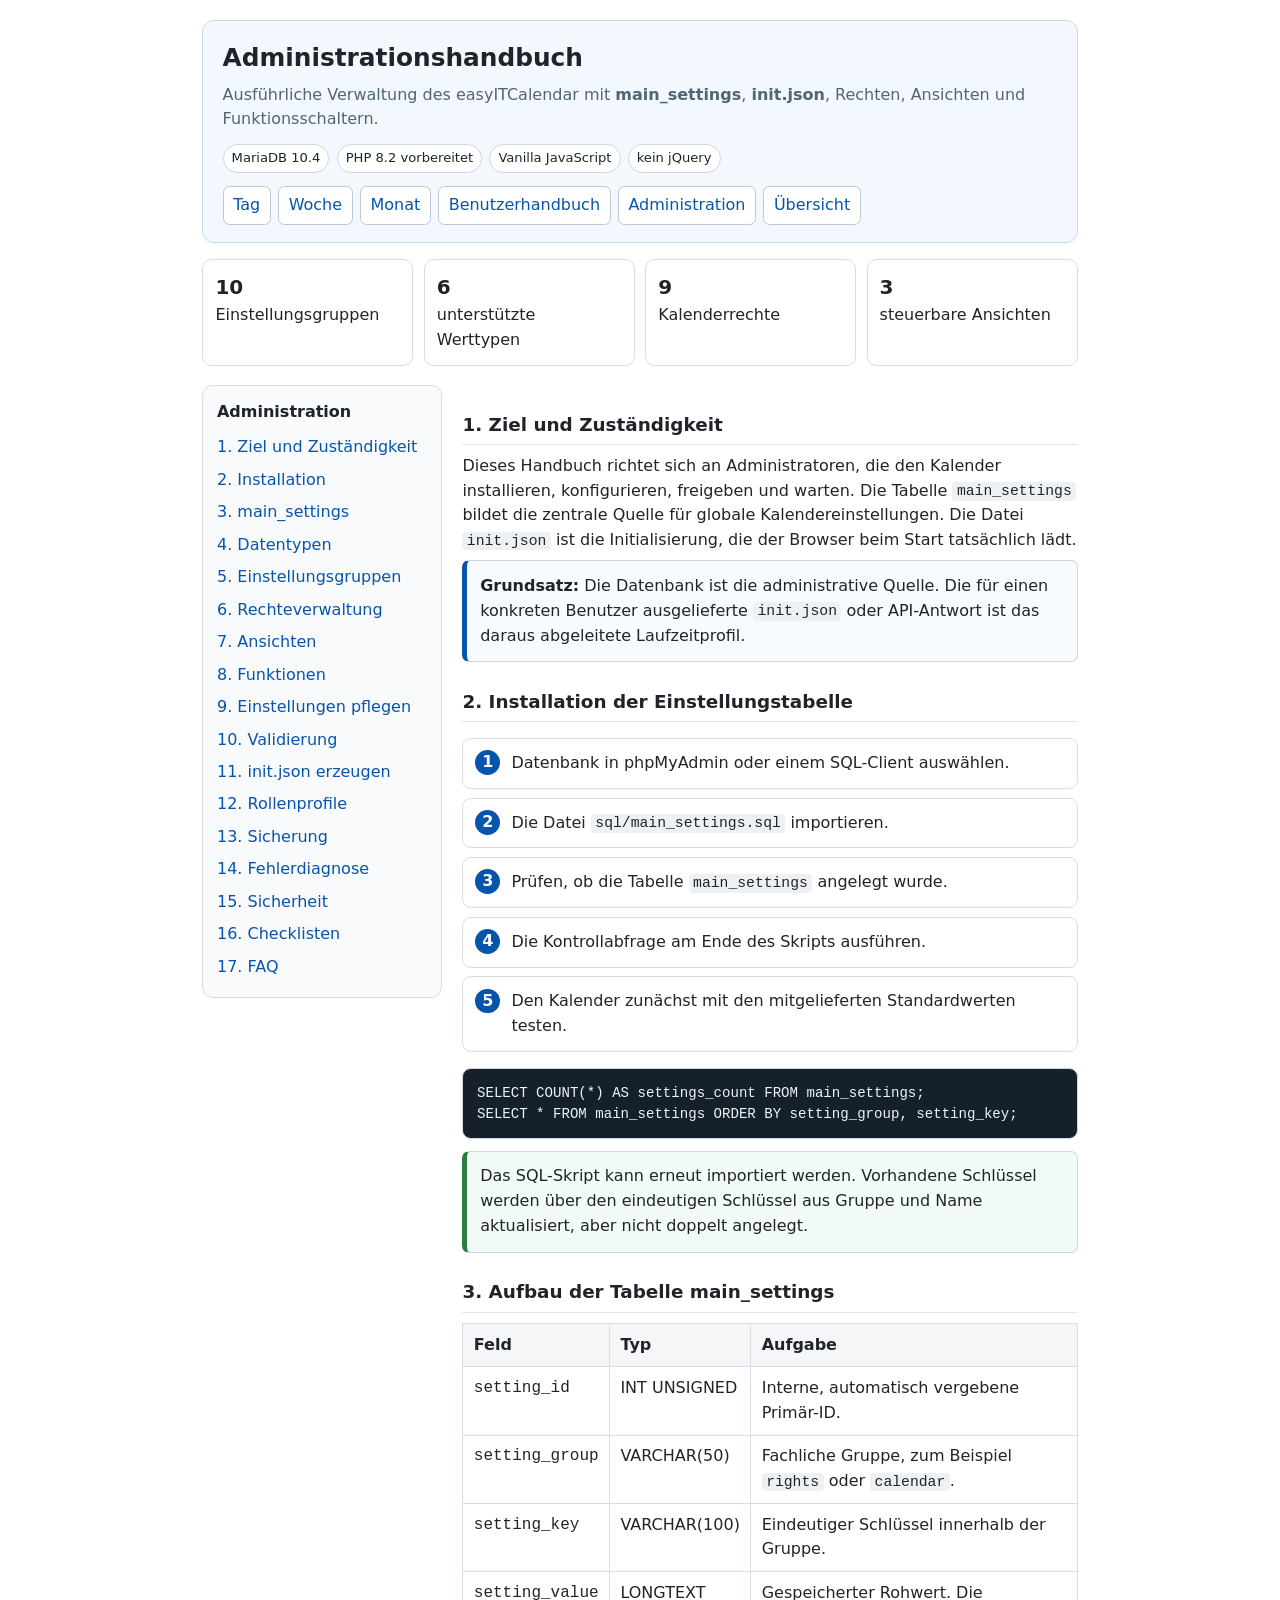
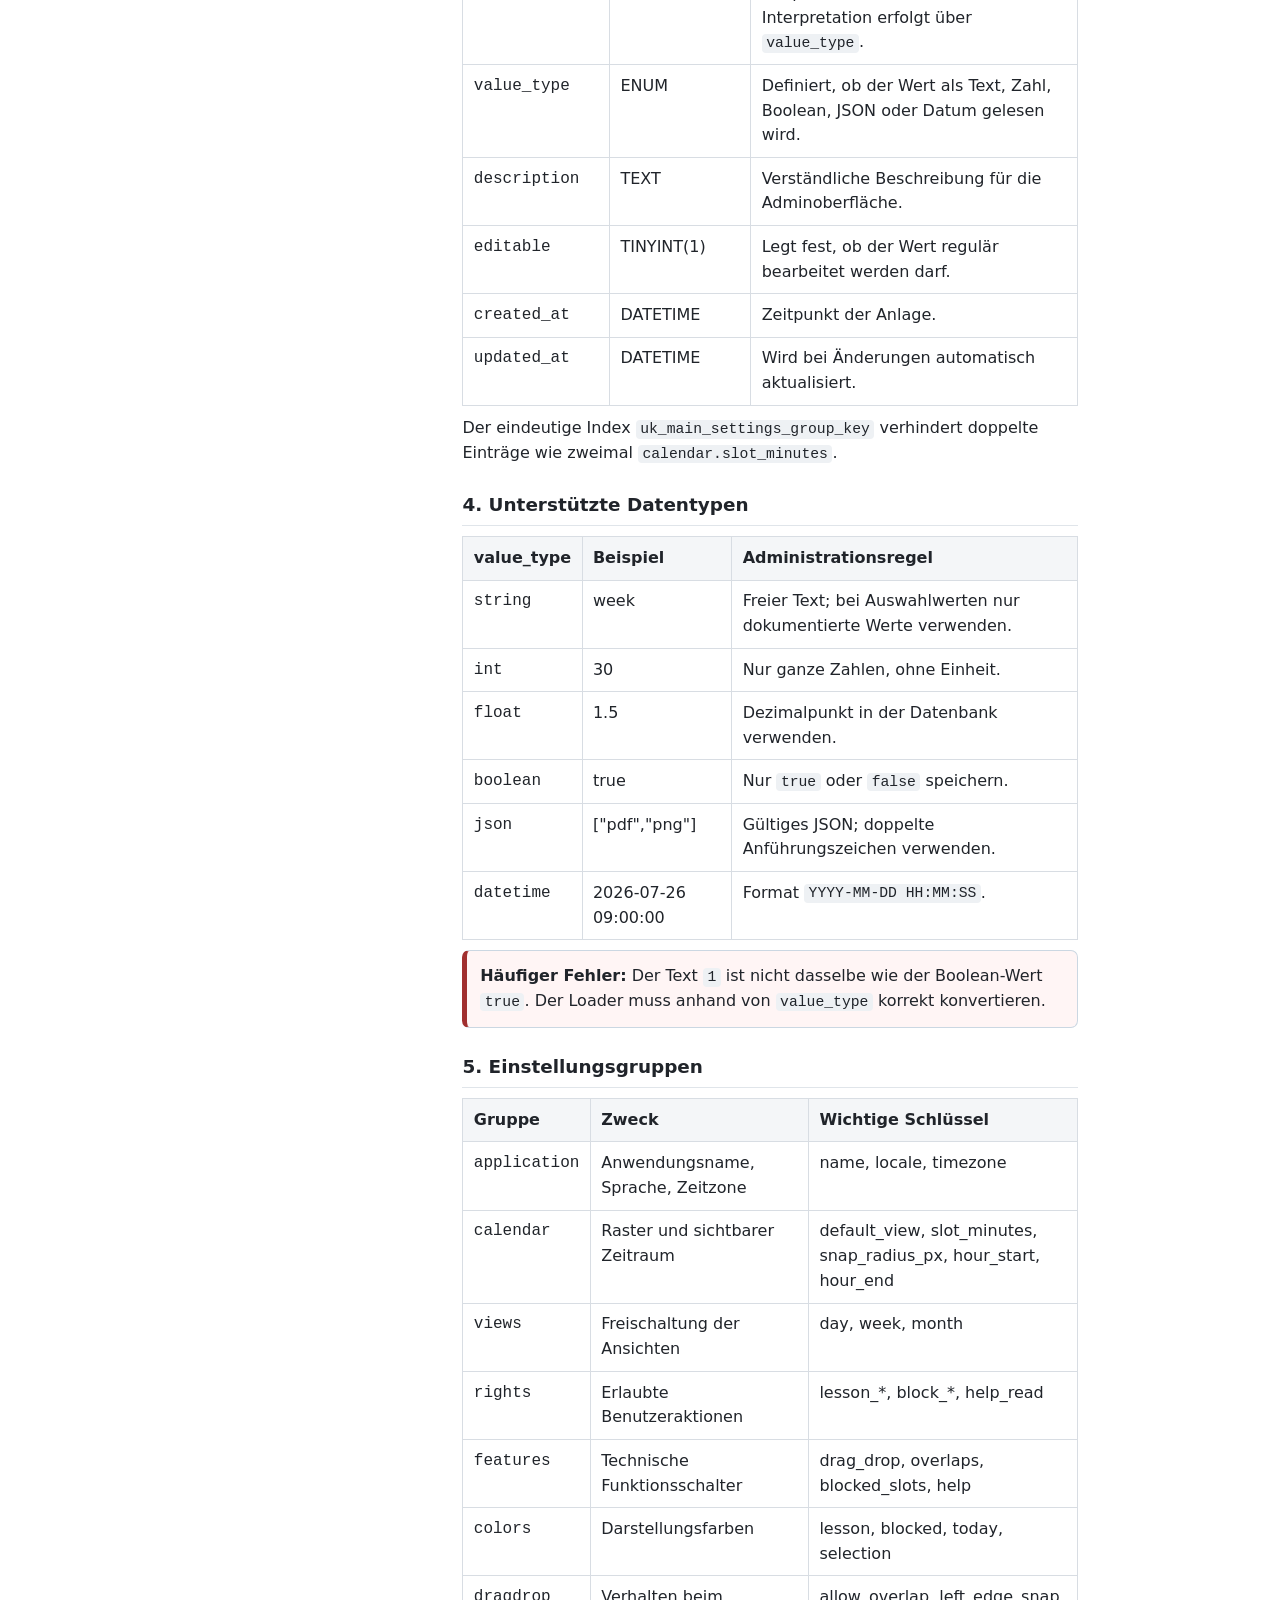
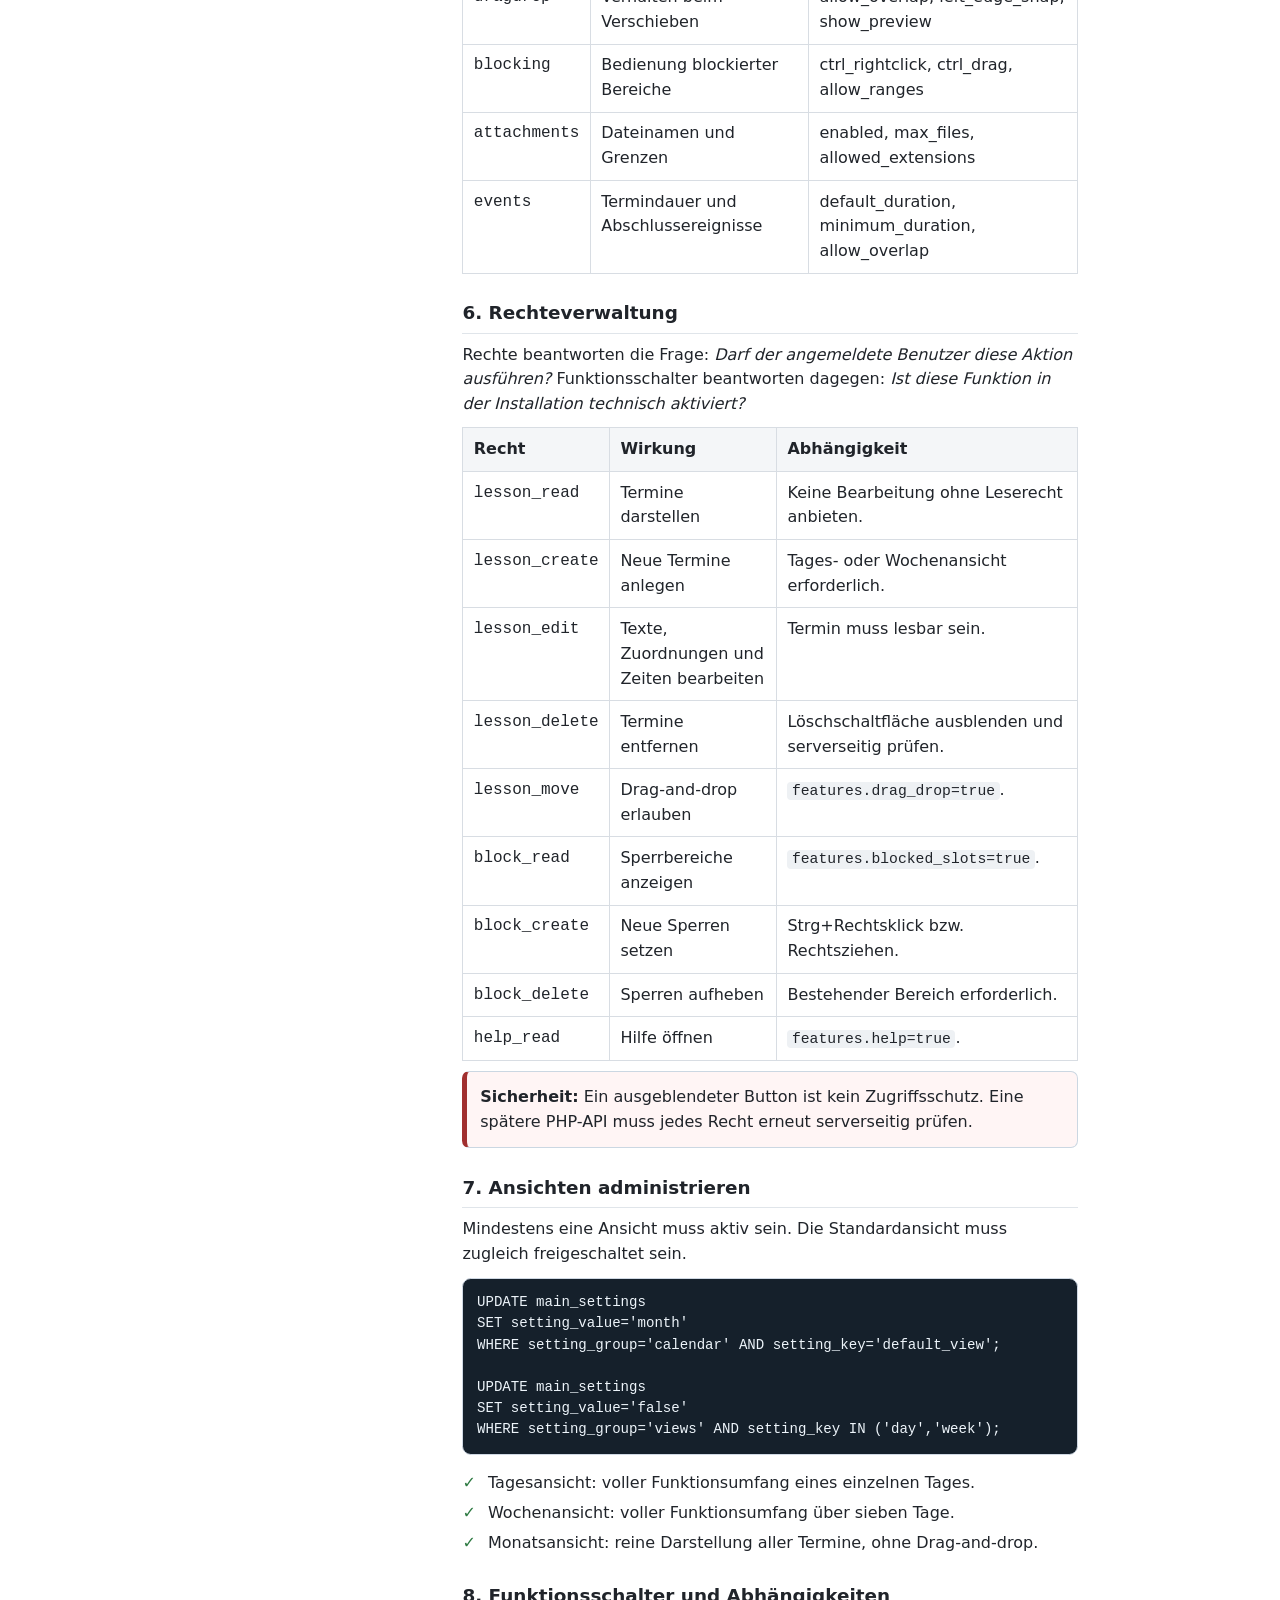
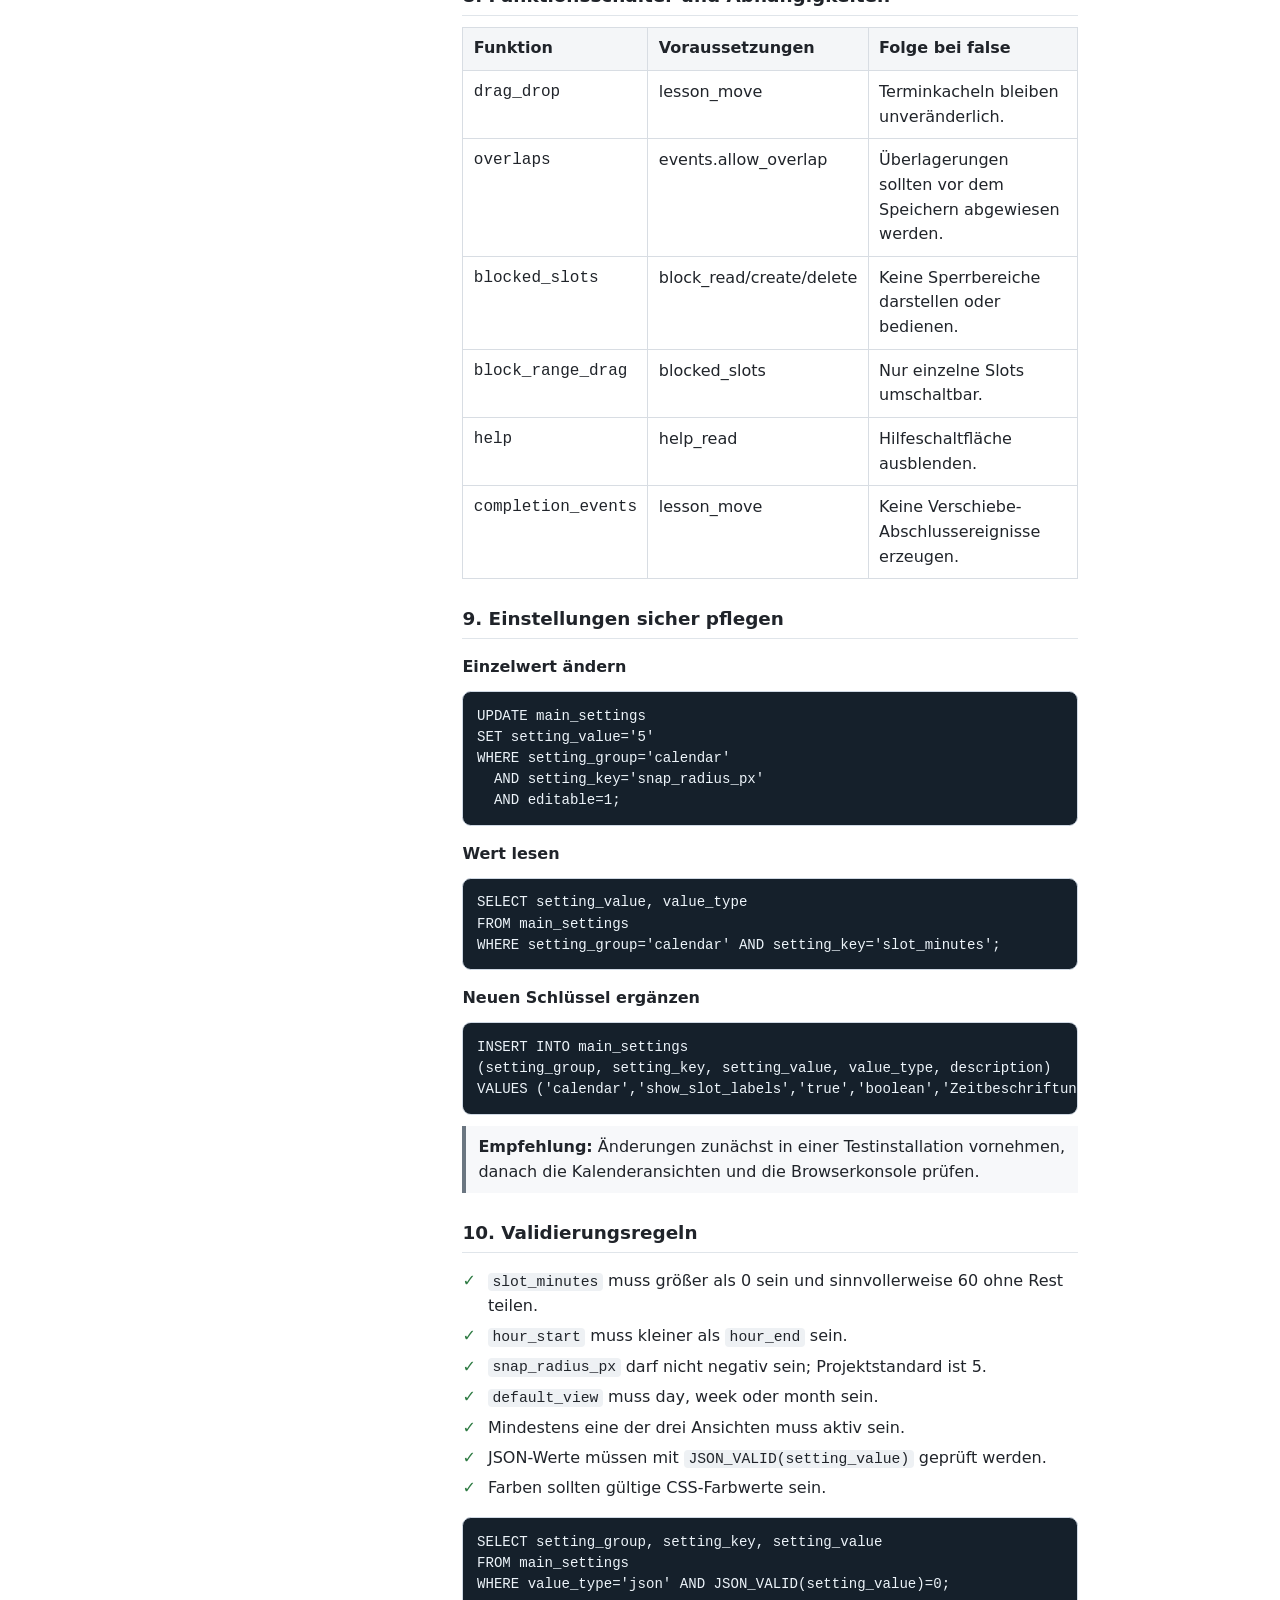
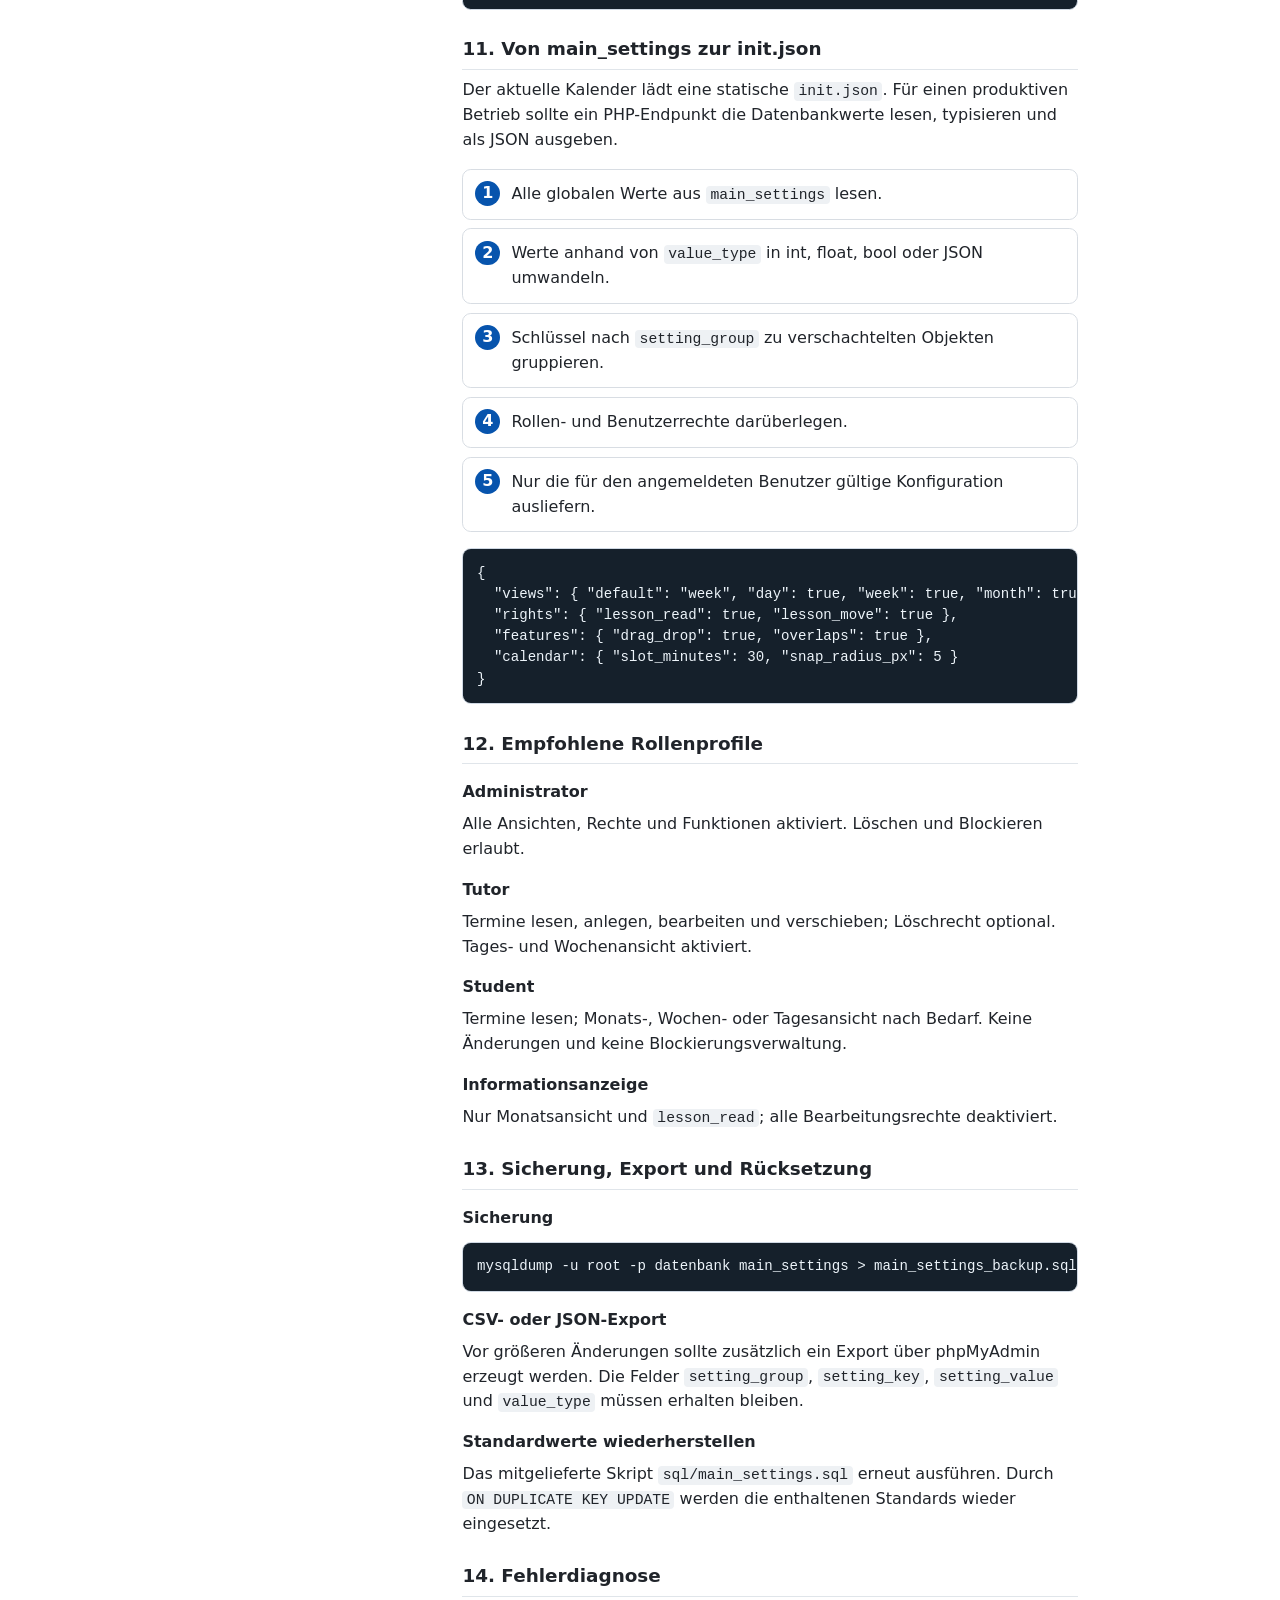
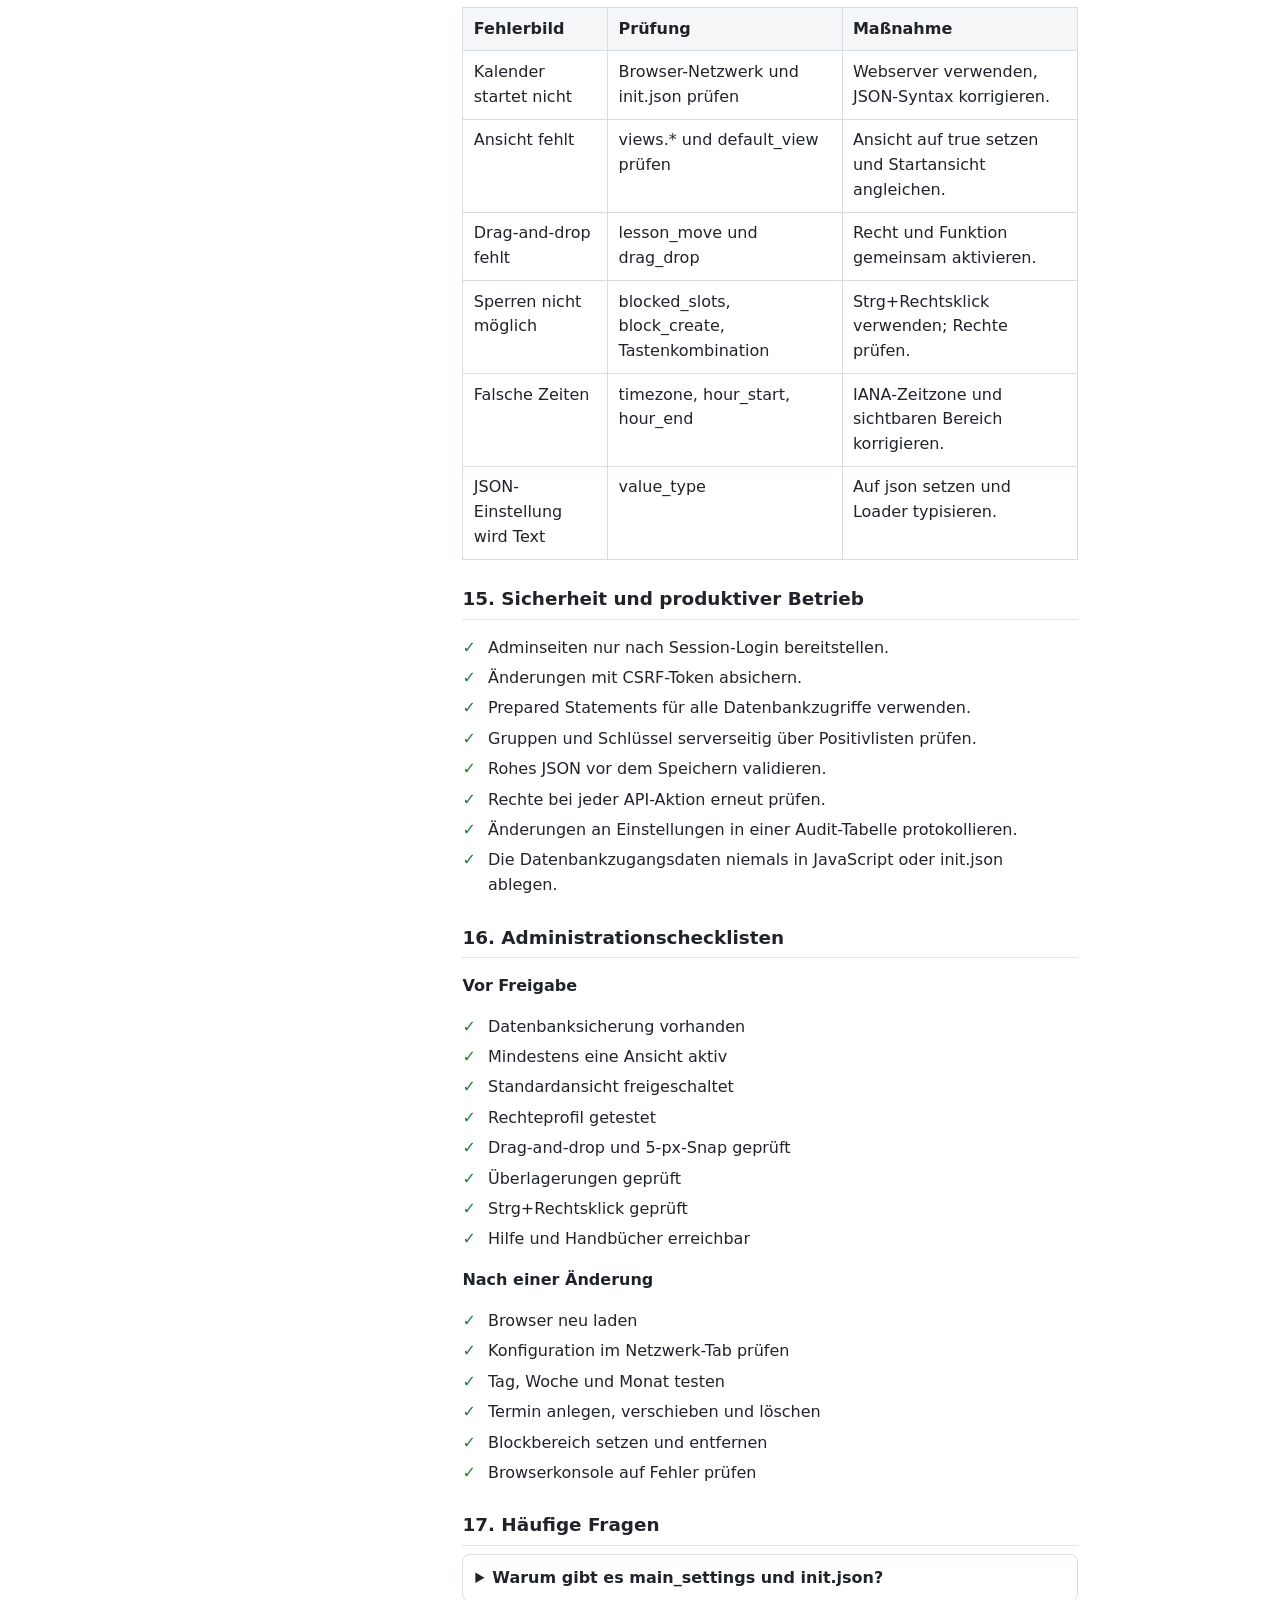
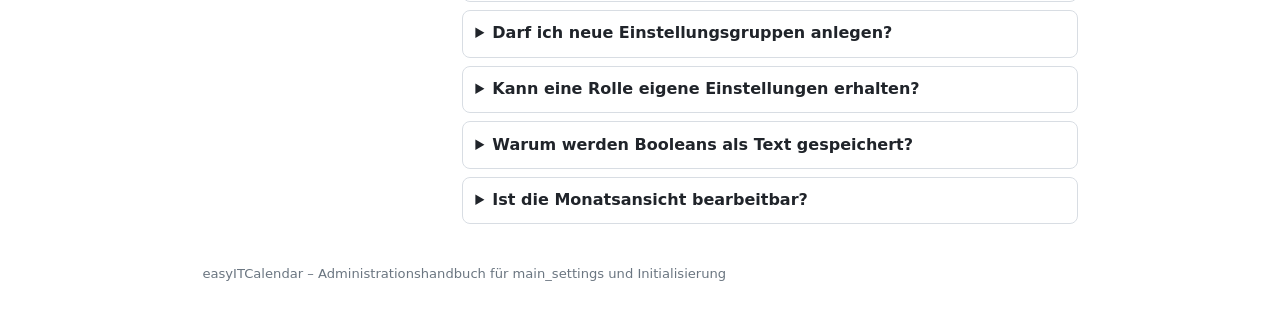
<file: help/admin-handbook.html>
<!doctype html>
<html lang="de">
<head>
  <meta charset="utf-8">
  <meta name="viewport" content="width=device-width,initial-scale=1">
  <title>Administrationshandbuch – easyITCalendar</title>
  <link rel="stylesheet" href="help.css">
  <link rel="stylesheet" href="handbook.css">
  <link rel="stylesheet" href="admin-handbook.css">
</head>
<body>
<main class="help-page">
  <header class="hero">
    <h1>Administrationshandbuch</h1>
    <p>Ausführliche Verwaltung des easyITCalendar mit <strong>main_settings</strong>, <strong>init.json</strong>, Rechten, Ansichten und Funktionsschaltern.</p>
    <div class="admin-hero-meta"><span>MariaDB 10.4</span><span>PHP 8.2 vorbereitet</span><span>Vanilla JavaScript</span><span>kein jQuery</span></div>
    <nav class="nav" aria-label="Hilfenavigation">
      <a href="day.html">Tag</a><a href="week.html">Woche</a><a href="month.html">Monat</a><a href="handbook.html">Benutzerhandbuch</a><a href="admin-handbook.html" aria-current="page">Administration</a><a href="index.html">Übersicht</a>
    </nav>
  </header>

  <div class="admin-summary">
    <article><strong>10</strong><span>Einstellungsgruppen</span></article>
    <article><strong>6</strong><span>unterstützte Werttypen</span></article>
    <article><strong>9</strong><span>Kalenderrechte</span></article>
    <article><strong>3</strong><span>steuerbare Ansichten</span></article>
  </div>

  <div class="manual-layout">
    <aside class="manual-toc" aria-label="Inhaltsverzeichnis">
      <strong>Administration</strong>
      <a href="#ziel">1. Ziel und Zuständigkeit</a>
      <a href="#installation">2. Installation</a>
      <a href="#tabelle">3. main_settings</a>
      <a href="#datentypen">4. Datentypen</a>
      <a href="#gruppen">5. Einstellungsgruppen</a>
      <a href="#rechte">6. Rechteverwaltung</a>
      <a href="#ansichten">7. Ansichten</a>
      <a href="#funktionen">8. Funktionen</a>
      <a href="#pflege">9. Einstellungen pflegen</a>
      <a href="#validierung">10. Validierung</a>
      <a href="#init">11. init.json erzeugen</a>
      <a href="#profile">12. Rollenprofile</a>
      <a href="#sicherung">13. Sicherung</a>
      <a href="#fehler">14. Fehlerdiagnose</a>
      <a href="#sicherheit">15. Sicherheit</a>
      <a href="#checklisten">16. Checklisten</a>
      <a href="#faq">17. FAQ</a>
    </aside>

    <div class="manual-content">
      <section id="ziel">
        <h2>1. Ziel und Zuständigkeit</h2>
        <p>Dieses Handbuch richtet sich an Administratoren, die den Kalender installieren, konfigurieren, freigeben und warten. Die Tabelle <span class="inline-code">main_settings</span> bildet die zentrale Quelle für globale Kalendereinstellungen. Die Datei <span class="inline-code">init.json</span> ist die Initialisierung, die der Browser beim Start tatsächlich lädt.</p>
        <div class="admin-callout"><strong>Grundsatz:</strong> Die Datenbank ist die administrative Quelle. Die für einen konkreten Benutzer ausgelieferte <span class="inline-code">init.json</span> oder API-Antwort ist das daraus abgeleitete Laufzeitprofil.</div>
      </section>

      <section id="installation">
        <h2>2. Installation der Einstellungstabelle</h2>
        <ol class="admin-steps">
          <li>Datenbank in phpMyAdmin oder einem SQL-Client auswählen.</li>
          <li>Die Datei <span class="inline-code">sql/main_settings.sql</span> importieren.</li>
          <li>Prüfen, ob die Tabelle <span class="inline-code">main_settings</span> angelegt wurde.</li>
          <li>Die Kontrollabfrage am Ende des Skripts ausführen.</li>
          <li>Den Kalender zunächst mit den mitgelieferten Standardwerten testen.</li>
        </ol>
        <pre class="code-block">SELECT COUNT(*) AS settings_count FROM main_settings;
SELECT * FROM main_settings ORDER BY setting_group, setting_key;</pre>
        <p class="admin-callout success">Das SQL-Skript kann erneut importiert werden. Vorhandene Schlüssel werden über den eindeutigen Schlüssel aus Gruppe und Name aktualisiert, aber nicht doppelt angelegt.</p>
      </section>

      <section id="tabelle">
        <h2>3. Aufbau der Tabelle main_settings</h2>
        <table class="admin-table">
          <tr><th>Feld</th><th>Typ</th><th>Aufgabe</th></tr>
          <tr><td>setting_id</td><td>INT UNSIGNED</td><td>Interne, automatisch vergebene Primär-ID.</td></tr>
          <tr><td>setting_group</td><td>VARCHAR(50)</td><td>Fachliche Gruppe, zum Beispiel <span class="inline-code">rights</span> oder <span class="inline-code">calendar</span>.</td></tr>
          <tr><td>setting_key</td><td>VARCHAR(100)</td><td>Eindeutiger Schlüssel innerhalb der Gruppe.</td></tr>
          <tr><td>setting_value</td><td>LONGTEXT</td><td>Gespeicherter Rohwert. Die Interpretation erfolgt über <span class="inline-code">value_type</span>.</td></tr>
          <tr><td>value_type</td><td>ENUM</td><td>Definiert, ob der Wert als Text, Zahl, Boolean, JSON oder Datum gelesen wird.</td></tr>
          <tr><td>description</td><td>TEXT</td><td>Verständliche Beschreibung für die Adminoberfläche.</td></tr>
          <tr><td>editable</td><td>TINYINT(1)</td><td>Legt fest, ob der Wert regulär bearbeitet werden darf.</td></tr>
          <tr><td>created_at</td><td>DATETIME</td><td>Zeitpunkt der Anlage.</td></tr>
          <tr><td>updated_at</td><td>DATETIME</td><td>Wird bei Änderungen automatisch aktualisiert.</td></tr>
        </table>
        <p>Der eindeutige Index <span class="inline-code">uk_main_settings_group_key</span> verhindert doppelte Einträge wie zweimal <span class="inline-code">calendar.slot_minutes</span>.</p>
      </section>

      <section id="datentypen">
        <h2>4. Unterstützte Datentypen</h2>
        <table class="admin-table">
          <tr><th>value_type</th><th>Beispiel</th><th>Administrationsregel</th></tr>
          <tr><td>string</td><td>week</td><td>Freier Text; bei Auswahlwerten nur dokumentierte Werte verwenden.</td></tr>
          <tr><td>int</td><td>30</td><td>Nur ganze Zahlen, ohne Einheit.</td></tr>
          <tr><td>float</td><td>1.5</td><td>Dezimalpunkt in der Datenbank verwenden.</td></tr>
          <tr><td>boolean</td><td>true</td><td>Nur <span class="inline-code">true</span> oder <span class="inline-code">false</span> speichern.</td></tr>
          <tr><td>json</td><td>["pdf","png"]</td><td>Gültiges JSON; doppelte Anführungszeichen verwenden.</td></tr>
          <tr><td>datetime</td><td>2026-07-26 09:00:00</td><td>Format <span class="inline-code">YYYY-MM-DD HH:MM:SS</span>.</td></tr>
        </table>
        <div class="admin-callout danger"><strong>Häufiger Fehler:</strong> Der Text <span class="inline-code">1</span> ist nicht dasselbe wie der Boolean-Wert <span class="inline-code">true</span>. Der Loader muss anhand von <span class="inline-code">value_type</span> korrekt konvertieren.</div>
      </section>

      <section id="gruppen">
        <h2>5. Einstellungsgruppen</h2>
        <table class="admin-table">
          <tr><th>Gruppe</th><th>Zweck</th><th>Wichtige Schlüssel</th></tr>
          <tr><td>application</td><td>Anwendungsname, Sprache, Zeitzone</td><td>name, locale, timezone</td></tr>
          <tr><td>calendar</td><td>Raster und sichtbarer Zeitraum</td><td>default_view, slot_minutes, snap_radius_px, hour_start, hour_end</td></tr>
          <tr><td>views</td><td>Freischaltung der Ansichten</td><td>day, week, month</td></tr>
          <tr><td>rights</td><td>Erlaubte Benutzeraktionen</td><td>lesson_*, block_*, help_read</td></tr>
          <tr><td>features</td><td>Technische Funktionsschalter</td><td>drag_drop, overlaps, blocked_slots, help</td></tr>
          <tr><td>colors</td><td>Darstellungsfarben</td><td>lesson, blocked, today, selection</td></tr>
          <tr><td>dragdrop</td><td>Verhalten beim Verschieben</td><td>allow_overlap, left_edge_snap, show_preview</td></tr>
          <tr><td>blocking</td><td>Bedienung blockierter Bereiche</td><td>ctrl_rightclick, ctrl_drag, allow_ranges</td></tr>
          <tr><td>attachments</td><td>Dateinamen und Grenzen</td><td>enabled, max_files, allowed_extensions</td></tr>
          <tr><td>events</td><td>Termindauer und Abschlussereignisse</td><td>default_duration, minimum_duration, allow_overlap</td></tr>
        </table>
      </section>

      <section id="rechte">
        <h2>6. Rechteverwaltung</h2>
        <p>Rechte beantworten die Frage: <em>Darf der angemeldete Benutzer diese Aktion ausführen?</em> Funktionsschalter beantworten dagegen: <em>Ist diese Funktion in der Installation technisch aktiviert?</em></p>
        <table class="admin-table">
          <tr><th>Recht</th><th>Wirkung</th><th>Abhängigkeit</th></tr>
          <tr><td>lesson_read</td><td>Termine darstellen</td><td>Keine Bearbeitung ohne Leserecht anbieten.</td></tr>
          <tr><td>lesson_create</td><td>Neue Termine anlegen</td><td>Tages- oder Wochenansicht erforderlich.</td></tr>
          <tr><td>lesson_edit</td><td>Texte, Zuordnungen und Zeiten bearbeiten</td><td>Termin muss lesbar sein.</td></tr>
          <tr><td>lesson_delete</td><td>Termine entfernen</td><td>Löschschaltfläche ausblenden und serverseitig prüfen.</td></tr>
          <tr><td>lesson_move</td><td>Drag-and-drop erlauben</td><td><span class="inline-code">features.drag_drop=true</span>.</td></tr>
          <tr><td>block_read</td><td>Sperrbereiche anzeigen</td><td><span class="inline-code">features.blocked_slots=true</span>.</td></tr>
          <tr><td>block_create</td><td>Neue Sperren setzen</td><td>Strg+Rechtsklick bzw. Rechtsziehen.</td></tr>
          <tr><td>block_delete</td><td>Sperren aufheben</td><td>Bestehender Bereich erforderlich.</td></tr>
          <tr><td>help_read</td><td>Hilfe öffnen</td><td><span class="inline-code">features.help=true</span>.</td></tr>
        </table>
        <p class="admin-callout danger"><strong>Sicherheit:</strong> Ein ausgeblendeter Button ist kein Zugriffsschutz. Eine spätere PHP-API muss jedes Recht erneut serverseitig prüfen.</p>
      </section>

      <section id="ansichten">
        <h2>7. Ansichten administrieren</h2>
        <p>Mindestens eine Ansicht muss aktiv sein. Die Standardansicht muss zugleich freigeschaltet sein.</p>
        <pre class="code-block">UPDATE main_settings
SET setting_value='month'
WHERE setting_group='calendar' AND setting_key='default_view';

UPDATE main_settings
SET setting_value='false'
WHERE setting_group='views' AND setting_key IN ('day','week');</pre>
        <ul class="admin-check">
          <li>Tagesansicht: voller Funktionsumfang eines einzelnen Tages.</li>
          <li>Wochenansicht: voller Funktionsumfang über sieben Tage.</li>
          <li>Monatsansicht: reine Darstellung aller Termine, ohne Drag-and-drop.</li>
        </ul>
      </section>

      <section id="funktionen">
        <h2>8. Funktionsschalter und Abhängigkeiten</h2>
        <table class="admin-table">
          <tr><th>Funktion</th><th>Voraussetzungen</th><th>Folge bei false</th></tr>
          <tr><td>drag_drop</td><td>lesson_move</td><td>Terminkacheln bleiben unveränderlich.</td></tr>
          <tr><td>overlaps</td><td>events.allow_overlap</td><td>Überlagerungen sollten vor dem Speichern abgewiesen werden.</td></tr>
          <tr><td>blocked_slots</td><td>block_read/create/delete</td><td>Keine Sperrbereiche darstellen oder bedienen.</td></tr>
          <tr><td>block_range_drag</td><td>blocked_slots</td><td>Nur einzelne Slots umschaltbar.</td></tr>
          <tr><td>help</td><td>help_read</td><td>Hilfeschaltfläche ausblenden.</td></tr>
          <tr><td>completion_events</td><td>lesson_move</td><td>Keine Verschiebe-Abschlussereignisse erzeugen.</td></tr>
        </table>
      </section>

      <section id="pflege">
        <h2>9. Einstellungen sicher pflegen</h2>
        <h3>Einzelwert ändern</h3>
        <pre class="code-block">UPDATE main_settings
SET setting_value='5'
WHERE setting_group='calendar'
  AND setting_key='snap_radius_px'
  AND editable=1;</pre>
        <h3>Wert lesen</h3>
        <pre class="code-block">SELECT setting_value, value_type
FROM main_settings
WHERE setting_group='calendar' AND setting_key='slot_minutes';</pre>
        <h3>Neuen Schlüssel ergänzen</h3>
        <pre class="code-block">INSERT INTO main_settings
(setting_group, setting_key, setting_value, value_type, description)
VALUES ('calendar','show_slot_labels','true','boolean','Zeitbeschriftung je Slot anzeigen.');</pre>
        <p class="admin-example"><strong>Empfehlung:</strong> Änderungen zunächst in einer Testinstallation vornehmen, danach die Kalenderansichten und die Browserkonsole prüfen.</p>
      </section>

      <section id="validierung">
        <h2>10. Validierungsregeln</h2>
        <ul class="admin-check">
          <li><span class="inline-code">slot_minutes</span> muss größer als 0 sein und sinnvollerweise 60 ohne Rest teilen.</li>
          <li><span class="inline-code">hour_start</span> muss kleiner als <span class="inline-code">hour_end</span> sein.</li>
          <li><span class="inline-code">snap_radius_px</span> darf nicht negativ sein; Projektstandard ist 5.</li>
          <li><span class="inline-code">default_view</span> muss day, week oder month sein.</li>
          <li>Mindestens eine der drei Ansichten muss aktiv sein.</li>
          <li>JSON-Werte müssen mit <span class="inline-code">JSON_VALID(setting_value)</span> geprüft werden.</li>
          <li>Farben sollten gültige CSS-Farbwerte sein.</li>
        </ul>
        <pre class="code-block">SELECT setting_group, setting_key, setting_value
FROM main_settings
WHERE value_type='json' AND JSON_VALID(setting_value)=0;</pre>
      </section>

      <section id="init">
        <h2>11. Von main_settings zur init.json</h2>
        <p>Der aktuelle Kalender lädt eine statische <span class="inline-code">init.json</span>. Für einen produktiven Betrieb sollte ein PHP-Endpunkt die Datenbankwerte lesen, typisieren und als JSON ausgeben.</p>
        <ol class="admin-steps">
          <li>Alle globalen Werte aus <span class="inline-code">main_settings</span> lesen.</li>
          <li>Werte anhand von <span class="inline-code">value_type</span> in int, float, bool oder JSON umwandeln.</li>
          <li>Schlüssel nach <span class="inline-code">setting_group</span> zu verschachtelten Objekten gruppieren.</li>
          <li>Rollen- und Benutzerrechte darüberlegen.</li>
          <li>Nur die für den angemeldeten Benutzer gültige Konfiguration ausliefern.</li>
        </ol>
        <pre class="code-block">{
  "views": { "default": "week", "day": true, "week": true, "month": true },
  "rights": { "lesson_read": true, "lesson_move": true },
  "features": { "drag_drop": true, "overlaps": true },
  "calendar": { "slot_minutes": 30, "snap_radius_px": 5 }
}</pre>
      </section>

      <section id="profile">
        <h2>12. Empfohlene Rollenprofile</h2>
        <h3>Administrator</h3>
        <p>Alle Ansichten, Rechte und Funktionen aktiviert. Löschen und Blockieren erlaubt.</p>
        <h3>Tutor</h3>
        <p>Termine lesen, anlegen, bearbeiten und verschieben; Löschrecht optional. Tages- und Wochenansicht aktiviert.</p>
        <h3>Student</h3>
        <p>Termine lesen; Monats-, Wochen- oder Tagesansicht nach Bedarf. Keine Änderungen und keine Blockierungsverwaltung.</p>
        <h3>Informationsanzeige</h3>
        <p>Nur Monatsansicht und <span class="inline-code">lesson_read</span>; alle Bearbeitungsrechte deaktiviert.</p>
      </section>

      <section id="sicherung">
        <h2>13. Sicherung, Export und Rücksetzung</h2>
        <h3>Sicherung</h3>
        <pre class="code-block">mysqldump -u root -p datenbank main_settings &gt; main_settings_backup.sql</pre>
        <h3>CSV- oder JSON-Export</h3>
        <p>Vor größeren Änderungen sollte zusätzlich ein Export über phpMyAdmin erzeugt werden. Die Felder <span class="inline-code">setting_group</span>, <span class="inline-code">setting_key</span>, <span class="inline-code">setting_value</span> und <span class="inline-code">value_type</span> müssen erhalten bleiben.</p>
        <h3>Standardwerte wiederherstellen</h3>
        <p>Das mitgelieferte Skript <span class="inline-code">sql/main_settings.sql</span> erneut ausführen. Durch <span class="inline-code">ON DUPLICATE KEY UPDATE</span> werden die enthaltenen Standards wieder eingesetzt.</p>
      </section>

      <section id="fehler">
        <h2>14. Fehlerdiagnose</h2>
        <table>
          <tr><th>Fehlerbild</th><th>Prüfung</th><th>Maßnahme</th></tr>
          <tr><td>Kalender startet nicht</td><td>Browser-Netzwerk und init.json prüfen</td><td>Webserver verwenden, JSON-Syntax korrigieren.</td></tr>
          <tr><td>Ansicht fehlt</td><td>views.* und default_view prüfen</td><td>Ansicht auf true setzen und Startansicht angleichen.</td></tr>
          <tr><td>Drag-and-drop fehlt</td><td>lesson_move und drag_drop</td><td>Recht und Funktion gemeinsam aktivieren.</td></tr>
          <tr><td>Sperren nicht möglich</td><td>blocked_slots, block_create, Tastenkombination</td><td>Strg+Rechtsklick verwenden; Rechte prüfen.</td></tr>
          <tr><td>Falsche Zeiten</td><td>timezone, hour_start, hour_end</td><td>IANA-Zeitzone und sichtbaren Bereich korrigieren.</td></tr>
          <tr><td>JSON-Einstellung wird Text</td><td>value_type</td><td>Auf json setzen und Loader typisieren.</td></tr>
        </table>
      </section>

      <section id="sicherheit">
        <h2>15. Sicherheit und produktiver Betrieb</h2>
        <ul class="admin-check">
          <li>Adminseiten nur nach Session-Login bereitstellen.</li>
          <li>Änderungen mit CSRF-Token absichern.</li>
          <li>Prepared Statements für alle Datenbankzugriffe verwenden.</li>
          <li>Gruppen und Schlüssel serverseitig über Positivlisten prüfen.</li>
          <li>Rohes JSON vor dem Speichern validieren.</li>
          <li>Rechte bei jeder API-Aktion erneut prüfen.</li>
          <li>Änderungen an Einstellungen in einer Audit-Tabelle protokollieren.</li>
          <li>Die Datenbankzugangsdaten niemals in JavaScript oder init.json ablegen.</li>
        </ul>
      </section>

      <section id="checklisten">
        <h2>16. Administrationschecklisten</h2>
        <h3>Vor Freigabe</h3>
        <ul class="admin-check"><li>Datenbanksicherung vorhanden</li><li>Mindestens eine Ansicht aktiv</li><li>Standardansicht freigeschaltet</li><li>Rechteprofil getestet</li><li>Drag-and-drop und 5-px-Snap geprüft</li><li>Überlagerungen geprüft</li><li>Strg+Rechtsklick geprüft</li><li>Hilfe und Handbücher erreichbar</li></ul>
        <h3>Nach einer Änderung</h3>
        <ul class="admin-check"><li>Browser neu laden</li><li>Konfiguration im Netzwerk-Tab prüfen</li><li>Tag, Woche und Monat testen</li><li>Termin anlegen, verschieben und löschen</li><li>Blockbereich setzen und entfernen</li><li>Browserkonsole auf Fehler prüfen</li></ul>
      </section>

      <section id="faq" class="admin-faq">
        <h2>17. Häufige Fragen</h2>
        <details><summary>Warum gibt es main_settings und init.json?</summary><p><span class="inline-code">main_settings</span> ist die zentrale administrative Datenquelle. <span class="inline-code">init.json</span> ist die konkrete Laufzeitkonfiguration für den Browser.</p></details>
        <details><summary>Darf ich neue Einstellungsgruppen anlegen?</summary><p>Ja. Der Loader oder die Adminoberfläche muss die neue Gruppe jedoch kennen und validieren.</p></details>
        <details><summary>Kann eine Rolle eigene Einstellungen erhalten?</summary><p>Ja. Dafür sollte später eine separate Tabelle für Rollenüberschreibungen ergänzt werden, statt globale Werte in <span class="inline-code">main_settings</span> mehrfach anzulegen.</p></details>
        <details><summary>Warum werden Booleans als Text gespeichert?</summary><p>Die Tabelle verwendet einen einheitlichen Textspeicher. <span class="inline-code">value_type</span> legt fest, wie der Loader den Rohwert typisiert.</p></details>
        <details><summary>Ist die Monatsansicht bearbeitbar?</summary><p>Nein. Sie ist absichtlich eine reine Darstellungsansicht.</p></details>
      </section>
    </div>
  </div>
  <p class="footer">easyITCalendar – Administrationshandbuch für main_settings und Initialisierung</p>
</main>
</body>
</html>
</file>
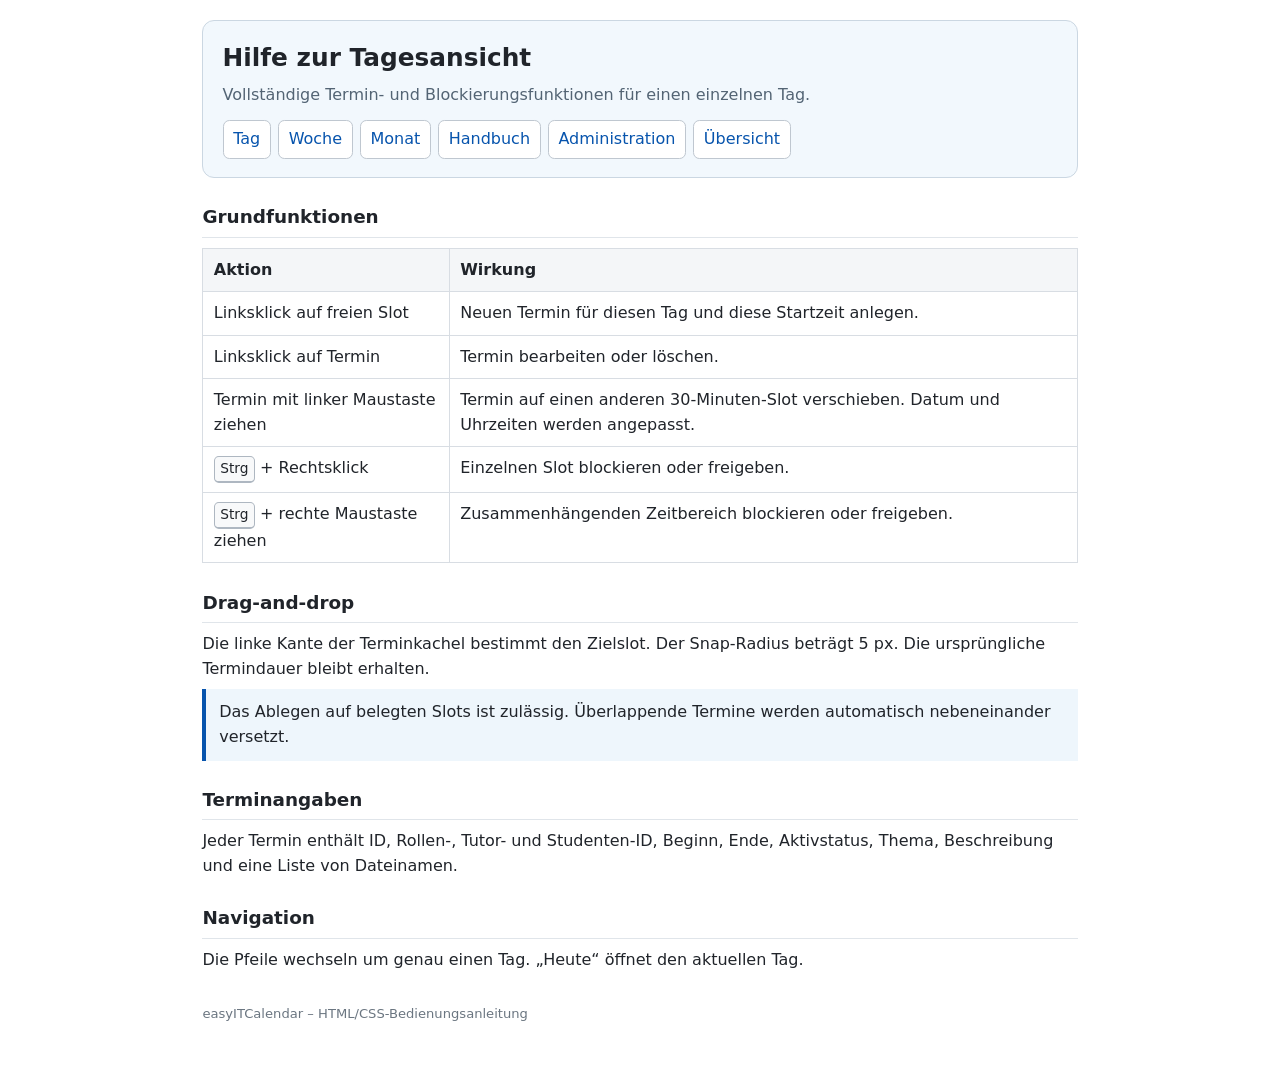
<file: help/day.html>
<!doctype html>
<html lang="de"><head><meta charset="utf-8"><meta name="viewport" content="width=device-width,initial-scale=1"><title>Hilfe zur Tagesansicht</title><link rel="stylesheet" href="help.css"></head><body><main class="help-page"><header class="hero"><h1>Hilfe zur Tagesansicht</h1><p>Vollständige Termin- und Blockierungsfunktionen für einen einzelnen Tag.</p><nav class="nav" aria-label="Hilfeansichten"><a href="day.html">Tag</a><a href="week.html">Woche</a><a href="month.html">Monat</a><a href="handbook.html">Handbuch</a><a href="admin-handbook.html">Administration</a><a href="index.html">Übersicht</a></nav></header><h2>Grundfunktionen</h2><table><tr><th>Aktion</th><th>Wirkung</th></tr><tr><td>Linksklick auf freien Slot</td><td>Neuen Termin für diesen Tag und diese Startzeit anlegen.</td></tr><tr><td>Linksklick auf Termin</td><td>Termin bearbeiten oder löschen.</td></tr><tr><td>Termin mit linker Maustaste ziehen</td><td>Termin auf einen anderen 30-Minuten-Slot verschieben. Datum und Uhrzeiten werden angepasst.</td></tr><tr><td><kbd>Strg</kbd> + Rechtsklick</td><td>Einzelnen Slot blockieren oder freigeben.</td></tr><tr><td><kbd>Strg</kbd> + rechte Maustaste ziehen</td><td>Zusammenhängenden Zeitbereich blockieren oder freigeben.</td></tr></table><h2>Drag-and-drop</h2><p>Die linke Kante der Terminkachel bestimmt den Zielslot. Der Snap-Radius beträgt 5 px. Die ursprüngliche Termindauer bleibt erhalten.</p><p class="note">Das Ablegen auf belegten Slots ist zulässig. Überlappende Termine werden automatisch nebeneinander versetzt.</p><h2>Terminangaben</h2><p>Jeder Termin enthält ID, Rollen-, Tutor- und Studenten-ID, Beginn, Ende, Aktivstatus, Thema, Beschreibung und eine Liste von Dateinamen.</p><h2>Navigation</h2><p>Die Pfeile wechseln um genau einen Tag. „Heute“ öffnet den aktuellen Tag.</p><p class="footer">easyITCalendar – HTML/CSS-Bedienungsanleitung</p></main></body></html>
</file>
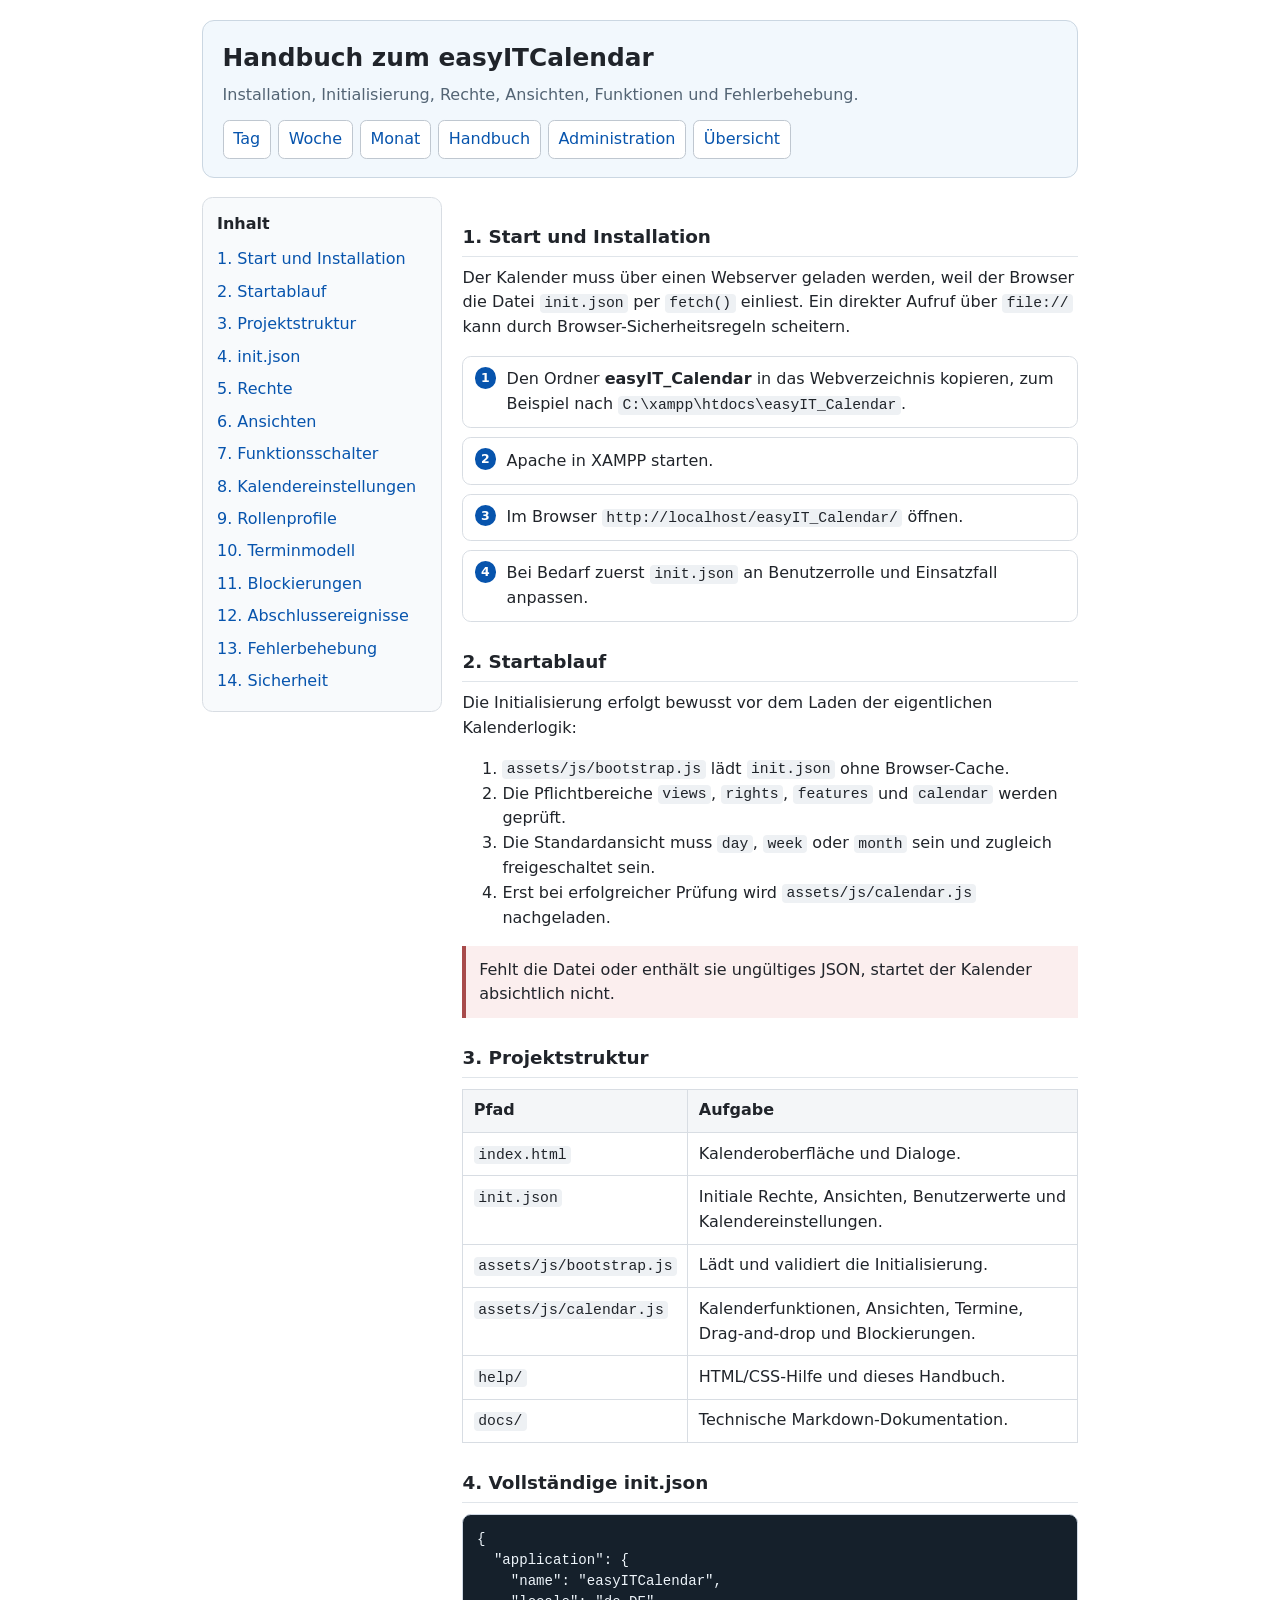
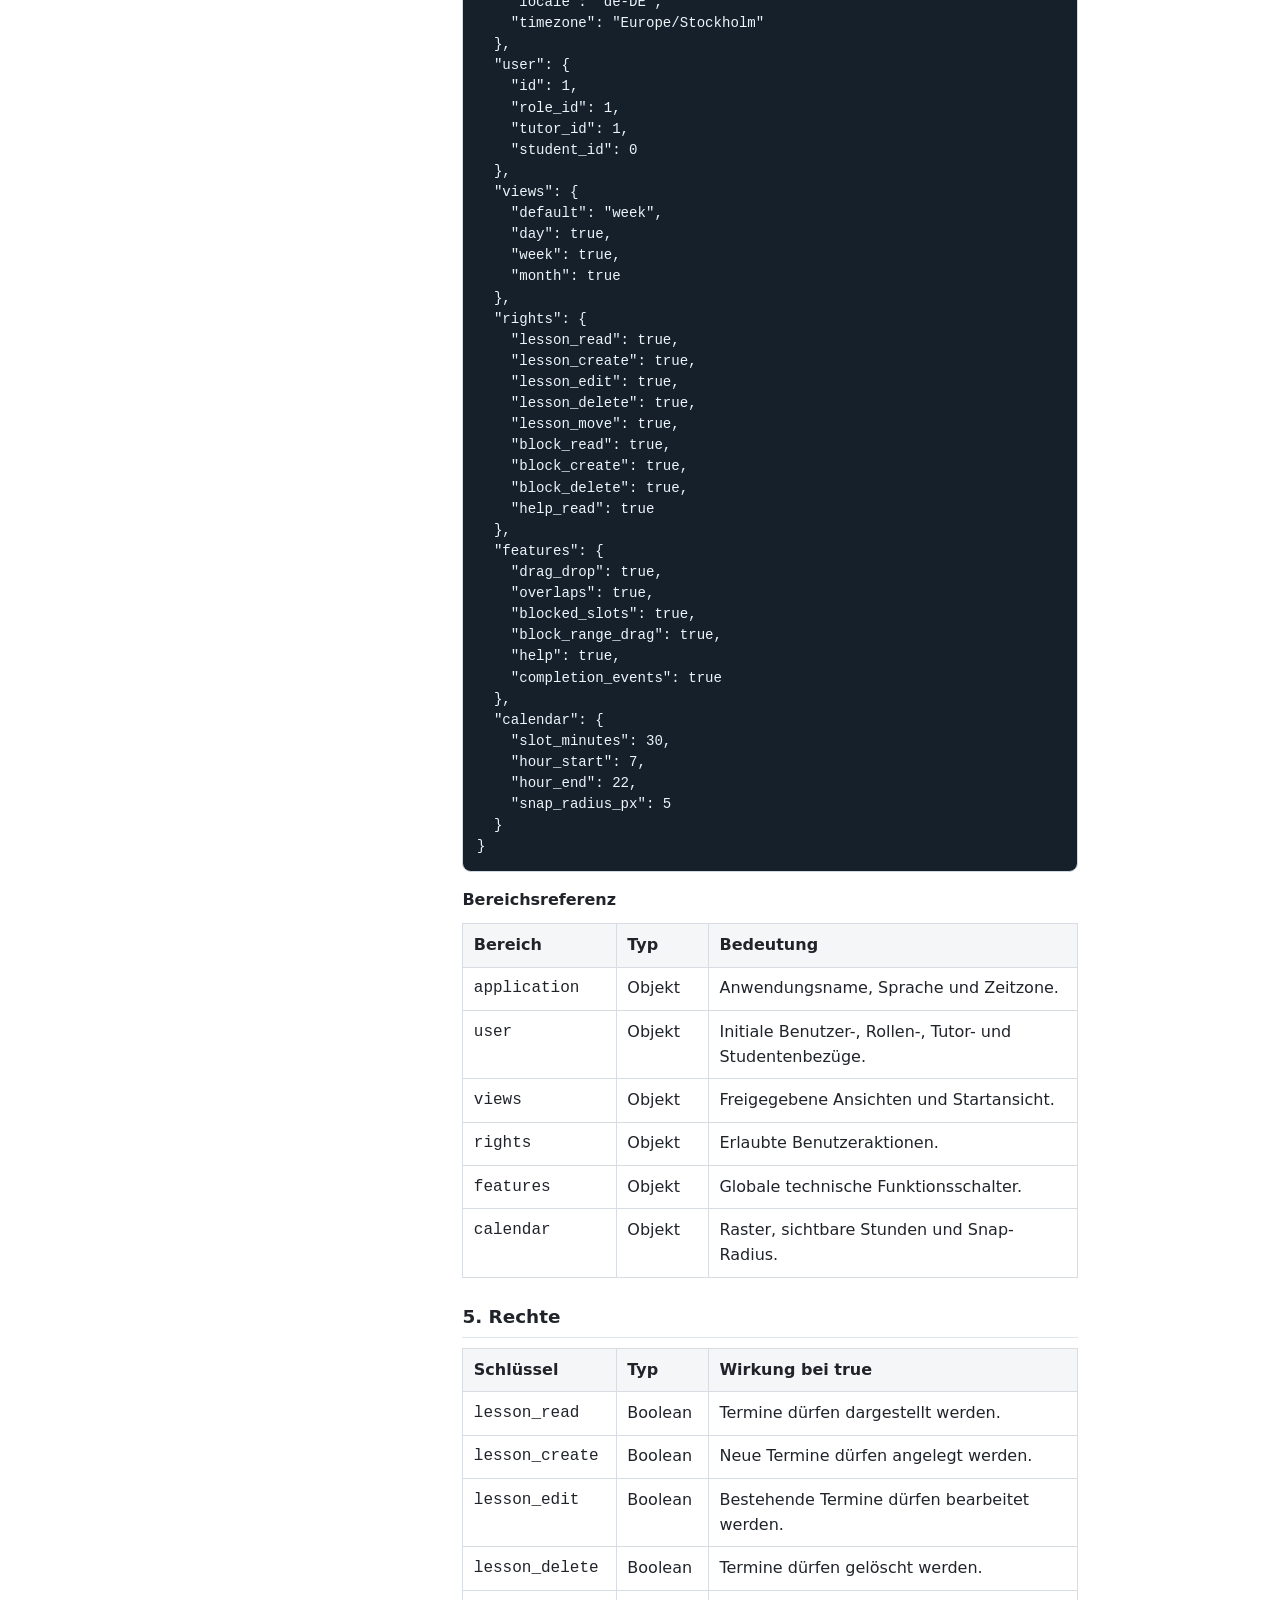
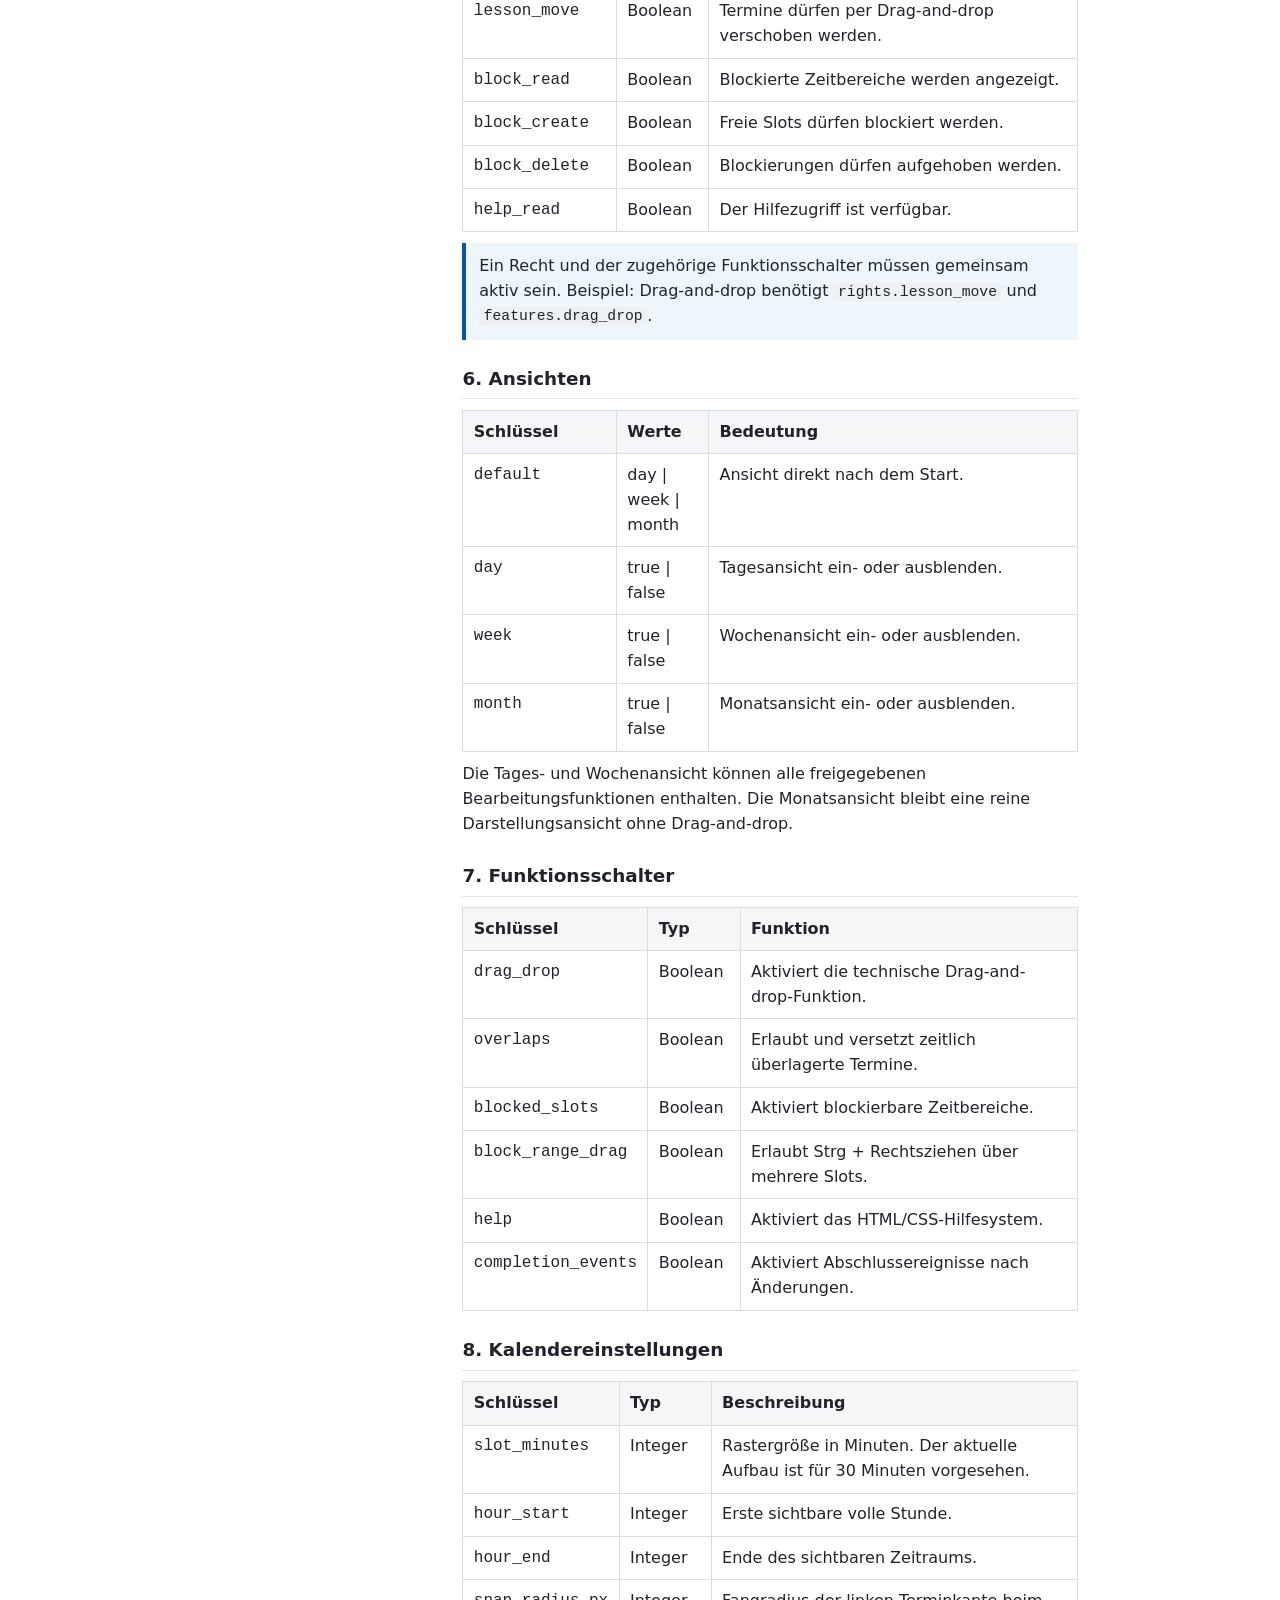
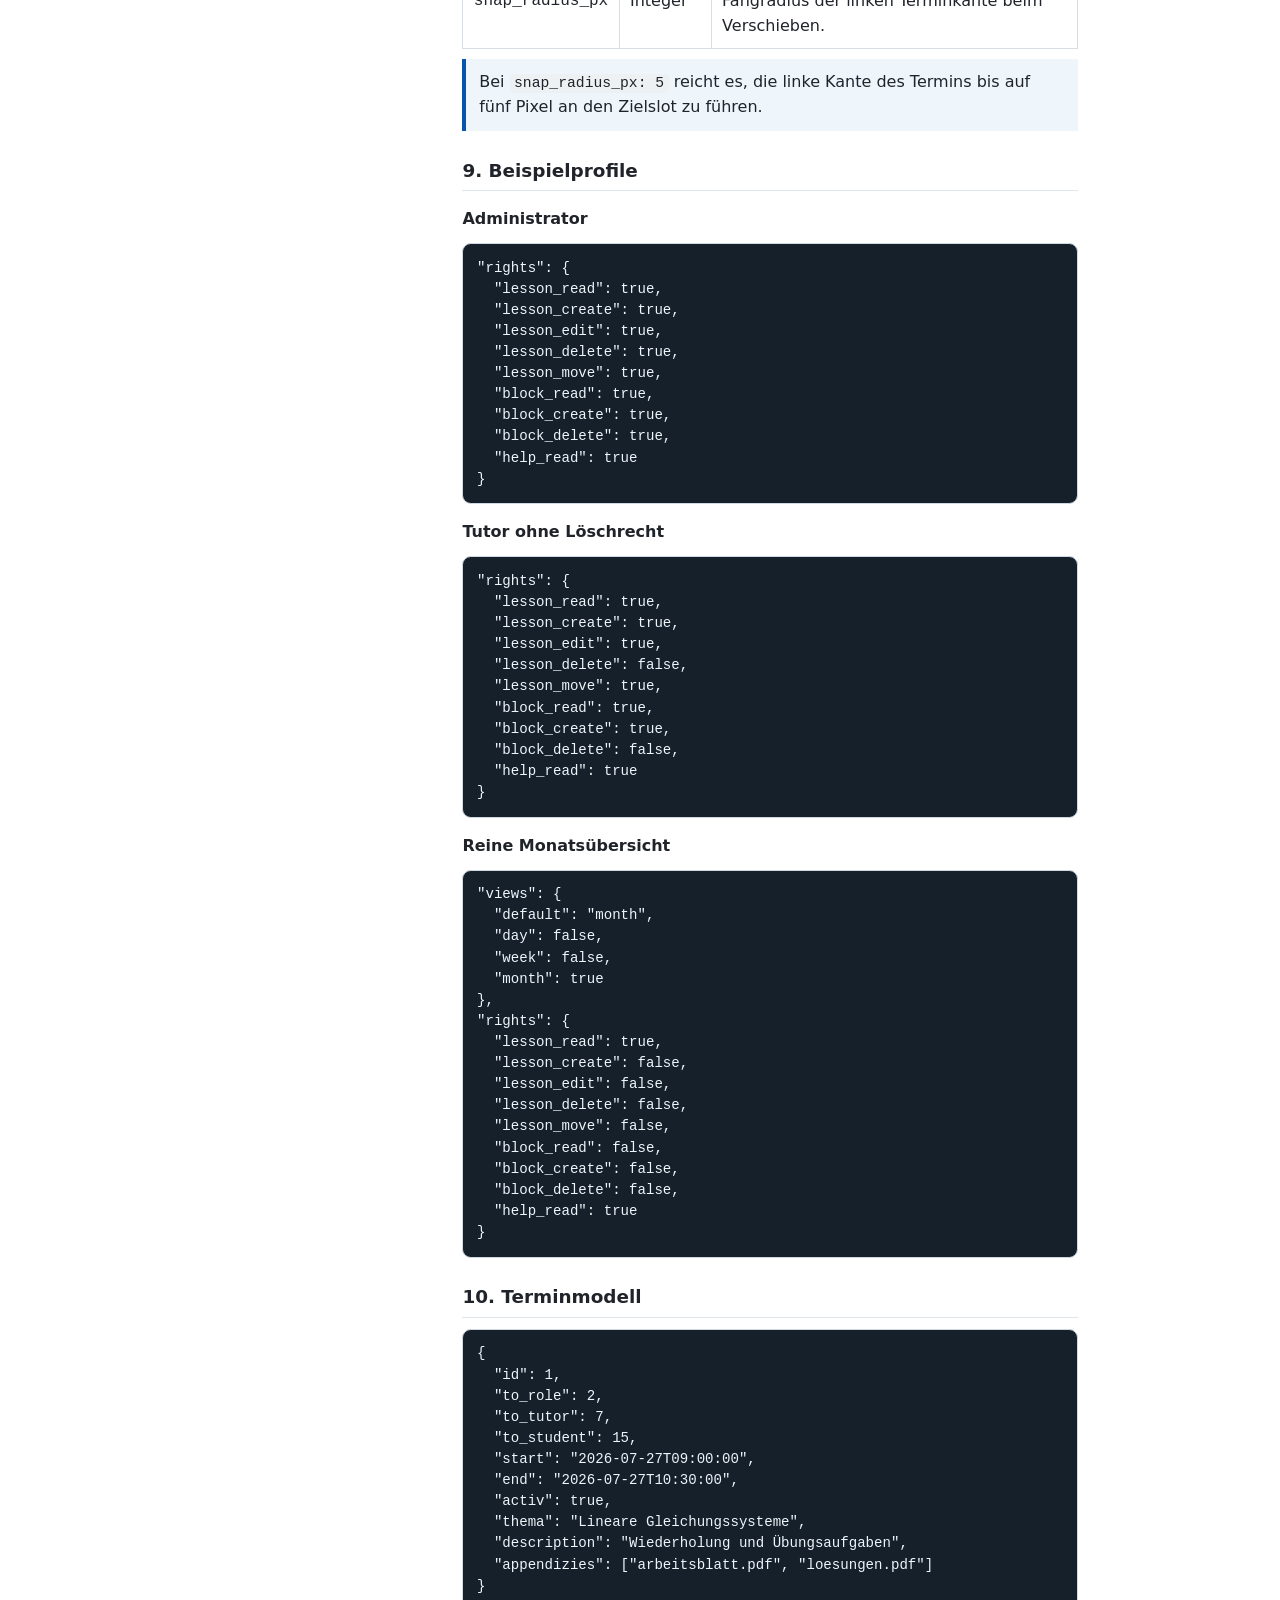
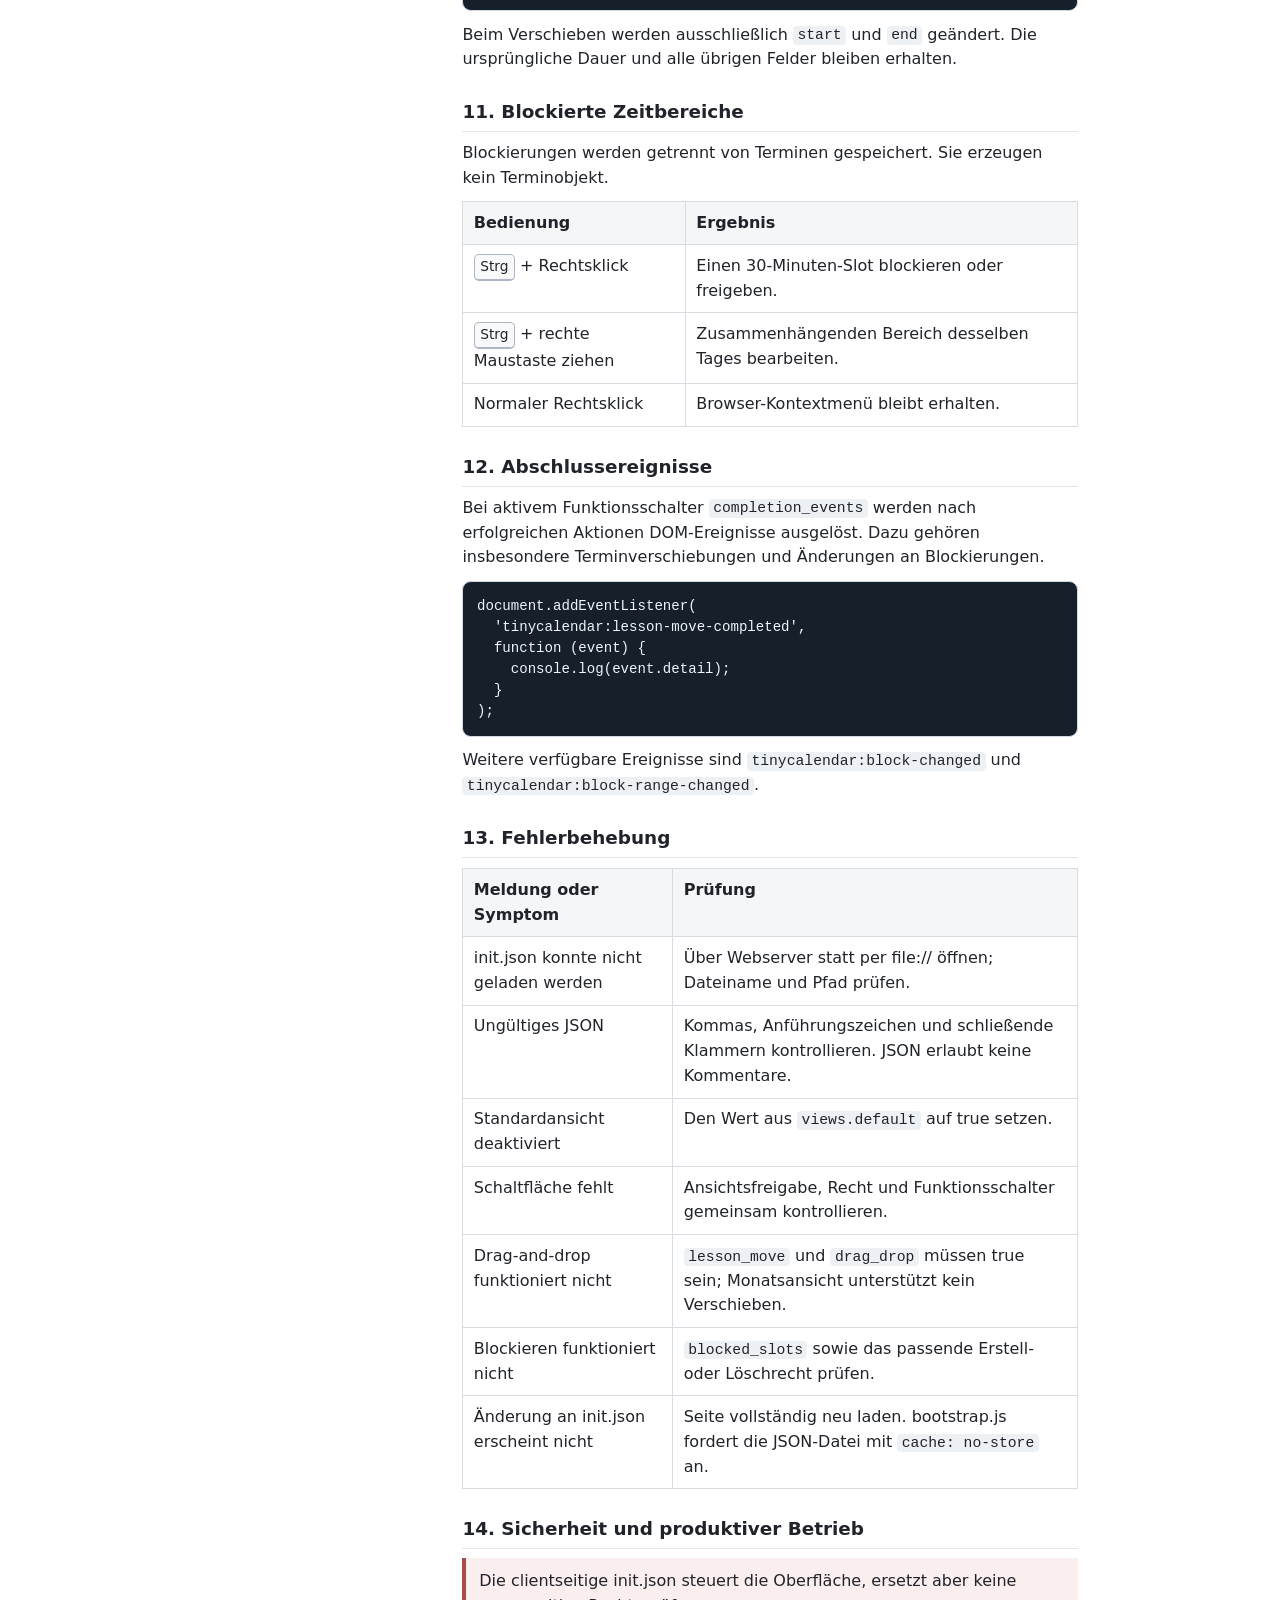
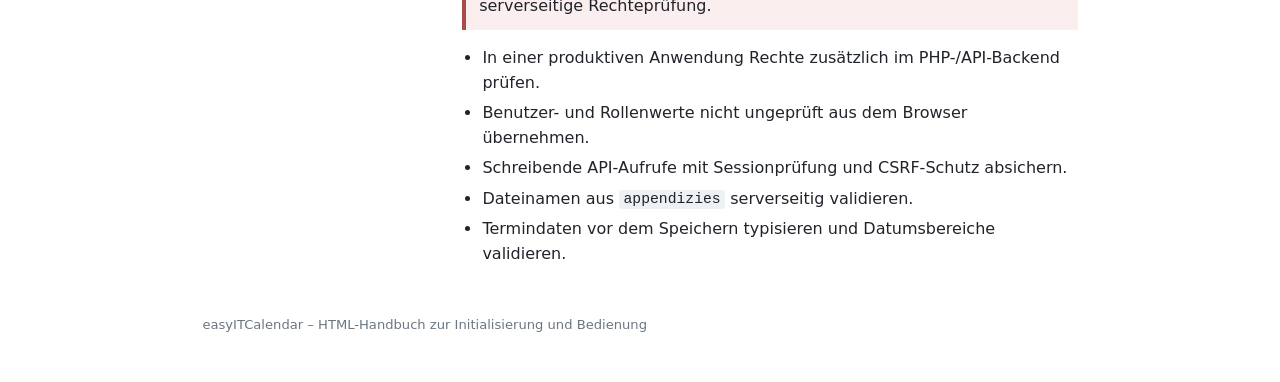
<file: help/handbook.html>
<!doctype html>
<html lang="de">
<head>
  <meta charset="utf-8">
  <meta name="viewport" content="width=device-width,initial-scale=1">
  <title>Handbuch – easyITCalendar und init.json</title>
  <link rel="stylesheet" href="help.css">
  <link rel="stylesheet" href="handbook.css">
</head>
<body>
<main class="help-page">
  <header class="hero">
    <h1>Handbuch zum easyITCalendar</h1>
    <p>Installation, Initialisierung, Rechte, Ansichten, Funktionen und Fehlerbehebung.</p>
    <nav class="nav" aria-label="Hilfenavigation">
      <a href="day.html">Tag</a><a href="week.html">Woche</a><a href="month.html">Monat</a><a href="handbook.html" aria-current="page">Handbuch</a><a href="admin-handbook.html">Administration</a><a href="index.html">Übersicht</a>
    </nav>
  </header>

  <div class="manual-layout">
    <aside class="manual-toc" aria-label="Inhaltsverzeichnis">
      <strong>Inhalt</strong>
      <a href="#start">1. Start und Installation</a>
      <a href="#ablauf">2. Startablauf</a>
      <a href="#struktur">3. Projektstruktur</a>
      <a href="#init">4. init.json</a>
      <a href="#rechte">5. Rechte</a>
      <a href="#ansichten">6. Ansichten</a>
      <a href="#funktionen">7. Funktionsschalter</a>
      <a href="#kalender">8. Kalendereinstellungen</a>
      <a href="#profile">9. Rollenprofile</a>
      <a href="#termine">10. Terminmodell</a>
      <a href="#blockierungen">11. Blockierungen</a>
      <a href="#ereignisse">12. Abschlussereignisse</a>
      <a href="#fehler">13. Fehlerbehebung</a>
      <a href="#sicherheit">14. Sicherheit</a>
    </aside>

    <div class="manual-content">
      <section id="start">
        <h2>1. Start und Installation</h2>
        <p>Der Kalender muss über einen Webserver geladen werden, weil der Browser die Datei <span class="inline-code">init.json</span> per <span class="inline-code">fetch()</span> einliest. Ein direkter Aufruf über <span class="inline-code">file://</span> kann durch Browser-Sicherheitsregeln scheitern.</p>
        <ol class="workflow">
          <li>Den Ordner <strong>easyIT_Calendar</strong> in das Webverzeichnis kopieren, zum Beispiel nach <span class="inline-code">C:\xampp\htdocs\easyIT_Calendar</span>.</li>
          <li>Apache in XAMPP starten.</li>
          <li>Im Browser <span class="inline-code">http://localhost/easyIT_Calendar/</span> öffnen.</li>
          <li>Bei Bedarf zuerst <span class="inline-code">init.json</span> an Benutzerrolle und Einsatzfall anpassen.</li>
        </ol>
      </section>

      <section id="ablauf">
        <h2>2. Startablauf</h2>
        <p>Die Initialisierung erfolgt bewusst vor dem Laden der eigentlichen Kalenderlogik:</p>
        <ol>
          <li><span class="inline-code">assets/js/bootstrap.js</span> lädt <span class="inline-code">init.json</span> ohne Browser-Cache.</li>
          <li>Die Pflichtbereiche <span class="inline-code">views</span>, <span class="inline-code">rights</span>, <span class="inline-code">features</span> und <span class="inline-code">calendar</span> werden geprüft.</li>
          <li>Die Standardansicht muss <span class="inline-code">day</span>, <span class="inline-code">week</span> oder <span class="inline-code">month</span> sein und zugleich freigeschaltet sein.</li>
          <li>Erst bei erfolgreicher Prüfung wird <span class="inline-code">assets/js/calendar.js</span> nachgeladen.</li>
        </ol>
        <p class="warning note">Fehlt die Datei oder enthält sie ungültiges JSON, startet der Kalender absichtlich nicht.</p>
      </section>

      <section id="struktur">
        <h2>3. Projektstruktur</h2>
        <table>
          <tr><th>Pfad</th><th>Aufgabe</th></tr>
          <tr><td><span class="inline-code">index.html</span></td><td>Kalenderoberfläche und Dialoge.</td></tr>
          <tr><td><span class="inline-code">init.json</span></td><td>Initiale Rechte, Ansichten, Benutzerwerte und Kalendereinstellungen.</td></tr>
          <tr><td><span class="inline-code">assets/js/bootstrap.js</span></td><td>Lädt und validiert die Initialisierung.</td></tr>
          <tr><td><span class="inline-code">assets/js/calendar.js</span></td><td>Kalenderfunktionen, Ansichten, Termine, Drag-and-drop und Blockierungen.</td></tr>
          <tr><td><span class="inline-code">help/</span></td><td>HTML/CSS-Hilfe und dieses Handbuch.</td></tr>
          <tr><td><span class="inline-code">docs/</span></td><td>Technische Markdown-Dokumentation.</td></tr>
        </table>
      </section>

      <section id="init">
        <h2>4. Vollständige init.json</h2>
        <pre class="code-block">{
  "application": {
    "name": "easyITCalendar",
    "locale": "de-DE",
    "timezone": "Europe/Stockholm"
  },
  "user": {
    "id": 1,
    "role_id": 1,
    "tutor_id": 1,
    "student_id": 0
  },
  "views": {
    "default": "week",
    "day": true,
    "week": true,
    "month": true
  },
  "rights": {
    "lesson_read": true,
    "lesson_create": true,
    "lesson_edit": true,
    "lesson_delete": true,
    "lesson_move": true,
    "block_read": true,
    "block_create": true,
    "block_delete": true,
    "help_read": true
  },
  "features": {
    "drag_drop": true,
    "overlaps": true,
    "blocked_slots": true,
    "block_range_drag": true,
    "help": true,
    "completion_events": true
  },
  "calendar": {
    "slot_minutes": 30,
    "hour_start": 7,
    "hour_end": 22,
    "snap_radius_px": 5
  }
}</pre>

        <h3>Bereichsreferenz</h3>
        <table class="reference-table">
          <tr><th>Bereich</th><th>Typ</th><th>Bedeutung</th></tr>
          <tr><td>application</td><td>Objekt</td><td>Anwendungsname, Sprache und Zeitzone.</td></tr>
          <tr><td>user</td><td>Objekt</td><td>Initiale Benutzer-, Rollen-, Tutor- und Studentenbezüge.</td></tr>
          <tr><td>views</td><td>Objekt</td><td>Freigegebene Ansichten und Startansicht.</td></tr>
          <tr><td>rights</td><td>Objekt</td><td>Erlaubte Benutzeraktionen.</td></tr>
          <tr><td>features</td><td>Objekt</td><td>Globale technische Funktionsschalter.</td></tr>
          <tr><td>calendar</td><td>Objekt</td><td>Raster, sichtbare Stunden und Snap-Radius.</td></tr>
        </table>
      </section>

      <section id="rechte">
        <h2>5. Rechte</h2>
        <table class="reference-table">
          <tr><th>Schlüssel</th><th>Typ</th><th>Wirkung bei true</th></tr>
          <tr><td>lesson_read</td><td>Boolean</td><td>Termine dürfen dargestellt werden.</td></tr>
          <tr><td>lesson_create</td><td>Boolean</td><td>Neue Termine dürfen angelegt werden.</td></tr>
          <tr><td>lesson_edit</td><td>Boolean</td><td>Bestehende Termine dürfen bearbeitet werden.</td></tr>
          <tr><td>lesson_delete</td><td>Boolean</td><td>Termine dürfen gelöscht werden.</td></tr>
          <tr><td>lesson_move</td><td>Boolean</td><td>Termine dürfen per Drag-and-drop verschoben werden.</td></tr>
          <tr><td>block_read</td><td>Boolean</td><td>Blockierte Zeitbereiche werden angezeigt.</td></tr>
          <tr><td>block_create</td><td>Boolean</td><td>Freie Slots dürfen blockiert werden.</td></tr>
          <tr><td>block_delete</td><td>Boolean</td><td>Blockierungen dürfen aufgehoben werden.</td></tr>
          <tr><td>help_read</td><td>Boolean</td><td>Der Hilfezugriff ist verfügbar.</td></tr>
        </table>
        <p class="note">Ein Recht und der zugehörige Funktionsschalter müssen gemeinsam aktiv sein. Beispiel: Drag-and-drop benötigt <span class="inline-code">rights.lesson_move</span> und <span class="inline-code">features.drag_drop</span>.</p>
      </section>

      <section id="ansichten">
        <h2>6. Ansichten</h2>
        <table class="reference-table">
          <tr><th>Schlüssel</th><th>Werte</th><th>Bedeutung</th></tr>
          <tr><td>default</td><td>day | week | month</td><td>Ansicht direkt nach dem Start.</td></tr>
          <tr><td>day</td><td>true | false</td><td>Tagesansicht ein- oder ausblenden.</td></tr>
          <tr><td>week</td><td>true | false</td><td>Wochenansicht ein- oder ausblenden.</td></tr>
          <tr><td>month</td><td>true | false</td><td>Monatsansicht ein- oder ausblenden.</td></tr>
        </table>
        <p>Die Tages- und Wochenansicht können alle freigegebenen Bearbeitungsfunktionen enthalten. Die Monatsansicht bleibt eine reine Darstellungsansicht ohne Drag-and-drop.</p>
      </section>

      <section id="funktionen">
        <h2>7. Funktionsschalter</h2>
        <table class="reference-table">
          <tr><th>Schlüssel</th><th>Typ</th><th>Funktion</th></tr>
          <tr><td>drag_drop</td><td>Boolean</td><td>Aktiviert die technische Drag-and-drop-Funktion.</td></tr>
          <tr><td>overlaps</td><td>Boolean</td><td>Erlaubt und versetzt zeitlich überlagerte Termine.</td></tr>
          <tr><td>blocked_slots</td><td>Boolean</td><td>Aktiviert blockierbare Zeitbereiche.</td></tr>
          <tr><td>block_range_drag</td><td>Boolean</td><td>Erlaubt Strg + Rechtsziehen über mehrere Slots.</td></tr>
          <tr><td>help</td><td>Boolean</td><td>Aktiviert das HTML/CSS-Hilfesystem.</td></tr>
          <tr><td>completion_events</td><td>Boolean</td><td>Aktiviert Abschlussereignisse nach Änderungen.</td></tr>
        </table>
      </section>

      <section id="kalender">
        <h2>8. Kalendereinstellungen</h2>
        <table class="reference-table">
          <tr><th>Schlüssel</th><th>Typ</th><th>Beschreibung</th></tr>
          <tr><td>slot_minutes</td><td>Integer</td><td>Rastergröße in Minuten. Der aktuelle Aufbau ist für 30 Minuten vorgesehen.</td></tr>
          <tr><td>hour_start</td><td>Integer</td><td>Erste sichtbare volle Stunde.</td></tr>
          <tr><td>hour_end</td><td>Integer</td><td>Ende des sichtbaren Zeitraums.</td></tr>
          <tr><td>snap_radius_px</td><td>Integer</td><td>Fangradius der linken Terminkante beim Verschieben.</td></tr>
        </table>
        <p class="note">Bei <span class="inline-code">snap_radius_px: 5</span> reicht es, die linke Kante des Termins bis auf fünf Pixel an den Zielslot zu führen.</p>
      </section>

      <section id="profile">
        <h2>9. Beispielprofile</h2>
        <h3>Administrator</h3>
        <pre class="code-block">"rights": {
  "lesson_read": true,
  "lesson_create": true,
  "lesson_edit": true,
  "lesson_delete": true,
  "lesson_move": true,
  "block_read": true,
  "block_create": true,
  "block_delete": true,
  "help_read": true
}</pre>
        <h3>Tutor ohne Löschrecht</h3>
        <pre class="code-block">"rights": {
  "lesson_read": true,
  "lesson_create": true,
  "lesson_edit": true,
  "lesson_delete": false,
  "lesson_move": true,
  "block_read": true,
  "block_create": true,
  "block_delete": false,
  "help_read": true
}</pre>
        <h3>Reine Monatsübersicht</h3>
        <pre class="code-block">"views": {
  "default": "month",
  "day": false,
  "week": false,
  "month": true
},
"rights": {
  "lesson_read": true,
  "lesson_create": false,
  "lesson_edit": false,
  "lesson_delete": false,
  "lesson_move": false,
  "block_read": false,
  "block_create": false,
  "block_delete": false,
  "help_read": true
}</pre>
      </section>

      <section id="termine">
        <h2>10. Terminmodell</h2>
        <pre class="code-block">{
  "id": 1,
  "to_role": 2,
  "to_tutor": 7,
  "to_student": 15,
  "start": "2026-07-27T09:00:00",
  "end": "2026-07-27T10:30:00",
  "activ": true,
  "thema": "Lineare Gleichungssysteme",
  "description": "Wiederholung und Übungsaufgaben",
  "appendizies": ["arbeitsblatt.pdf", "loesungen.pdf"]
}</pre>
        <p>Beim Verschieben werden ausschließlich <span class="inline-code">start</span> und <span class="inline-code">end</span> geändert. Die ursprüngliche Dauer und alle übrigen Felder bleiben erhalten.</p>
      </section>

      <section id="blockierungen">
        <h2>11. Blockierte Zeitbereiche</h2>
        <p>Blockierungen werden getrennt von Terminen gespeichert. Sie erzeugen kein Terminobjekt.</p>
        <table>
          <tr><th>Bedienung</th><th>Ergebnis</th></tr>
          <tr><td><kbd>Strg</kbd> + Rechtsklick</td><td>Einen 30-Minuten-Slot blockieren oder freigeben.</td></tr>
          <tr><td><kbd>Strg</kbd> + rechte Maustaste ziehen</td><td>Zusammenhängenden Bereich desselben Tages bearbeiten.</td></tr>
          <tr><td>Normaler Rechtsklick</td><td>Browser-Kontextmenü bleibt erhalten.</td></tr>
        </table>
      </section>

      <section id="ereignisse">
        <h2>12. Abschlussereignisse</h2>
        <p>Bei aktivem Funktionsschalter <span class="inline-code">completion_events</span> werden nach erfolgreichen Aktionen DOM-Ereignisse ausgelöst. Dazu gehören insbesondere Terminverschiebungen und Änderungen an Blockierungen.</p>
        <pre class="code-block">document.addEventListener(
  'tinycalendar:lesson-move-completed',
  function (event) {
    console.log(event.detail);
  }
);</pre>
        <p>Weitere verfügbare Ereignisse sind <span class="inline-code">tinycalendar:block-changed</span> und <span class="inline-code">tinycalendar:block-range-changed</span>.</p>
      </section>

      <section id="fehler">
        <h2>13. Fehlerbehebung</h2>
        <table>
          <tr><th>Meldung oder Symptom</th><th>Prüfung</th></tr>
          <tr><td>init.json konnte nicht geladen werden</td><td>Über Webserver statt per file:// öffnen; Dateiname und Pfad prüfen.</td></tr>
          <tr><td>Ungültiges JSON</td><td>Kommas, Anführungszeichen und schließende Klammern kontrollieren. JSON erlaubt keine Kommentare.</td></tr>
          <tr><td>Standardansicht deaktiviert</td><td>Den Wert aus <span class="inline-code">views.default</span> auf true setzen.</td></tr>
          <tr><td>Schaltfläche fehlt</td><td>Ansichtsfreigabe, Recht und Funktionsschalter gemeinsam kontrollieren.</td></tr>
          <tr><td>Drag-and-drop funktioniert nicht</td><td><span class="inline-code">lesson_move</span> und <span class="inline-code">drag_drop</span> müssen true sein; Monatsansicht unterstützt kein Verschieben.</td></tr>
          <tr><td>Blockieren funktioniert nicht</td><td><span class="inline-code">blocked_slots</span> sowie das passende Erstell- oder Löschrecht prüfen.</td></tr>
          <tr><td>Änderung an init.json erscheint nicht</td><td>Seite vollständig neu laden. bootstrap.js fordert die JSON-Datei mit <span class="inline-code">cache: no-store</span> an.</td></tr>
        </table>
      </section>

      <section id="sicherheit">
        <h2>14. Sicherheit und produktiver Betrieb</h2>
        <p class="warning note">Die clientseitige init.json steuert die Oberfläche, ersetzt aber keine serverseitige Rechteprüfung.</p>
        <ul class="checklist">
          <li>In einer produktiven Anwendung Rechte zusätzlich im PHP-/API-Backend prüfen.</li>
          <li>Benutzer- und Rollenwerte nicht ungeprüft aus dem Browser übernehmen.</li>
          <li>Schreibende API-Aufrufe mit Sessionprüfung und CSRF-Schutz absichern.</li>
          <li>Dateinamen aus <span class="inline-code">appendizies</span> serverseitig validieren.</li>
          <li>Termindaten vor dem Speichern typisieren und Datumsbereiche validieren.</li>
        </ul>
      </section>
    </div>
  </div>
  <p class="footer">easyITCalendar – HTML-Handbuch zur Initialisierung und Bedienung</p>
</main>
</body>
</html>
</file>
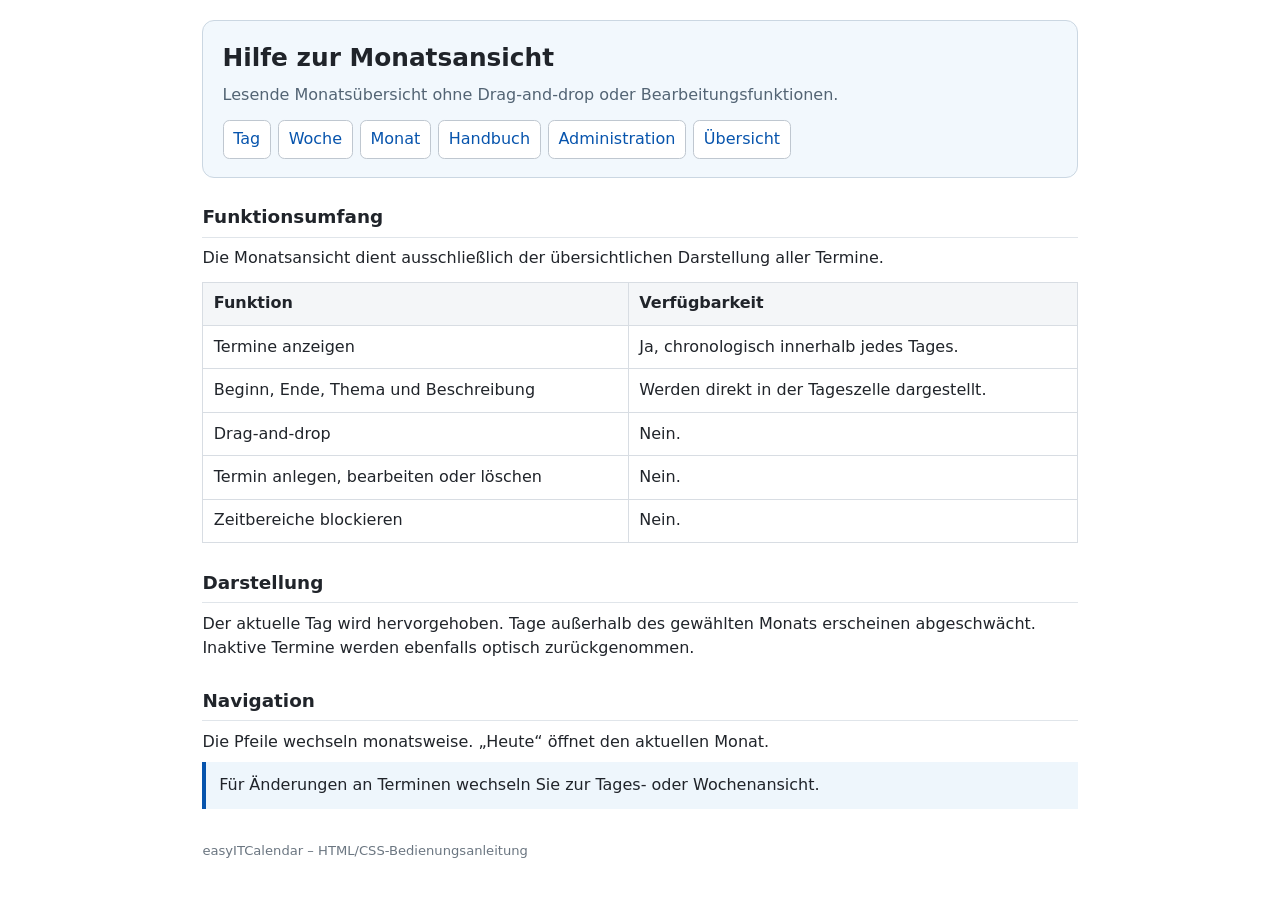
<file: help/month.html>
<!doctype html>
<html lang="de"><head><meta charset="utf-8"><meta name="viewport" content="width=device-width,initial-scale=1"><title>Hilfe zur Monatsansicht</title><link rel="stylesheet" href="help.css"></head><body><main class="help-page"><header class="hero"><h1>Hilfe zur Monatsansicht</h1><p>Lesende Monatsübersicht ohne Drag-and-drop oder Bearbeitungsfunktionen.</p><nav class="nav" aria-label="Hilfeansichten"><a href="day.html">Tag</a><a href="week.html">Woche</a><a href="month.html">Monat</a><a href="handbook.html">Handbuch</a><a href="admin-handbook.html">Administration</a><a href="index.html">Übersicht</a></nav></header><h2>Funktionsumfang</h2><p>Die Monatsansicht dient ausschließlich der übersichtlichen Darstellung aller Termine.</p><table><tr><th>Funktion</th><th>Verfügbarkeit</th></tr><tr><td>Termine anzeigen</td><td>Ja, chronologisch innerhalb jedes Tages.</td></tr><tr><td>Beginn, Ende, Thema und Beschreibung</td><td>Werden direkt in der Tageszelle dargestellt.</td></tr><tr><td>Drag-and-drop</td><td>Nein.</td></tr><tr><td>Termin anlegen, bearbeiten oder löschen</td><td>Nein.</td></tr><tr><td>Zeitbereiche blockieren</td><td>Nein.</td></tr></table><h2>Darstellung</h2><p>Der aktuelle Tag wird hervorgehoben. Tage außerhalb des gewählten Monats erscheinen abgeschwächt. Inaktive Termine werden ebenfalls optisch zurückgenommen.</p><h2>Navigation</h2><p>Die Pfeile wechseln monatsweise. „Heute“ öffnet den aktuellen Monat.</p><p class="note">Für Änderungen an Terminen wechseln Sie zur Tages- oder Wochenansicht.</p><p class="footer">easyITCalendar – HTML/CSS-Bedienungsanleitung</p></main></body></html>
</file>
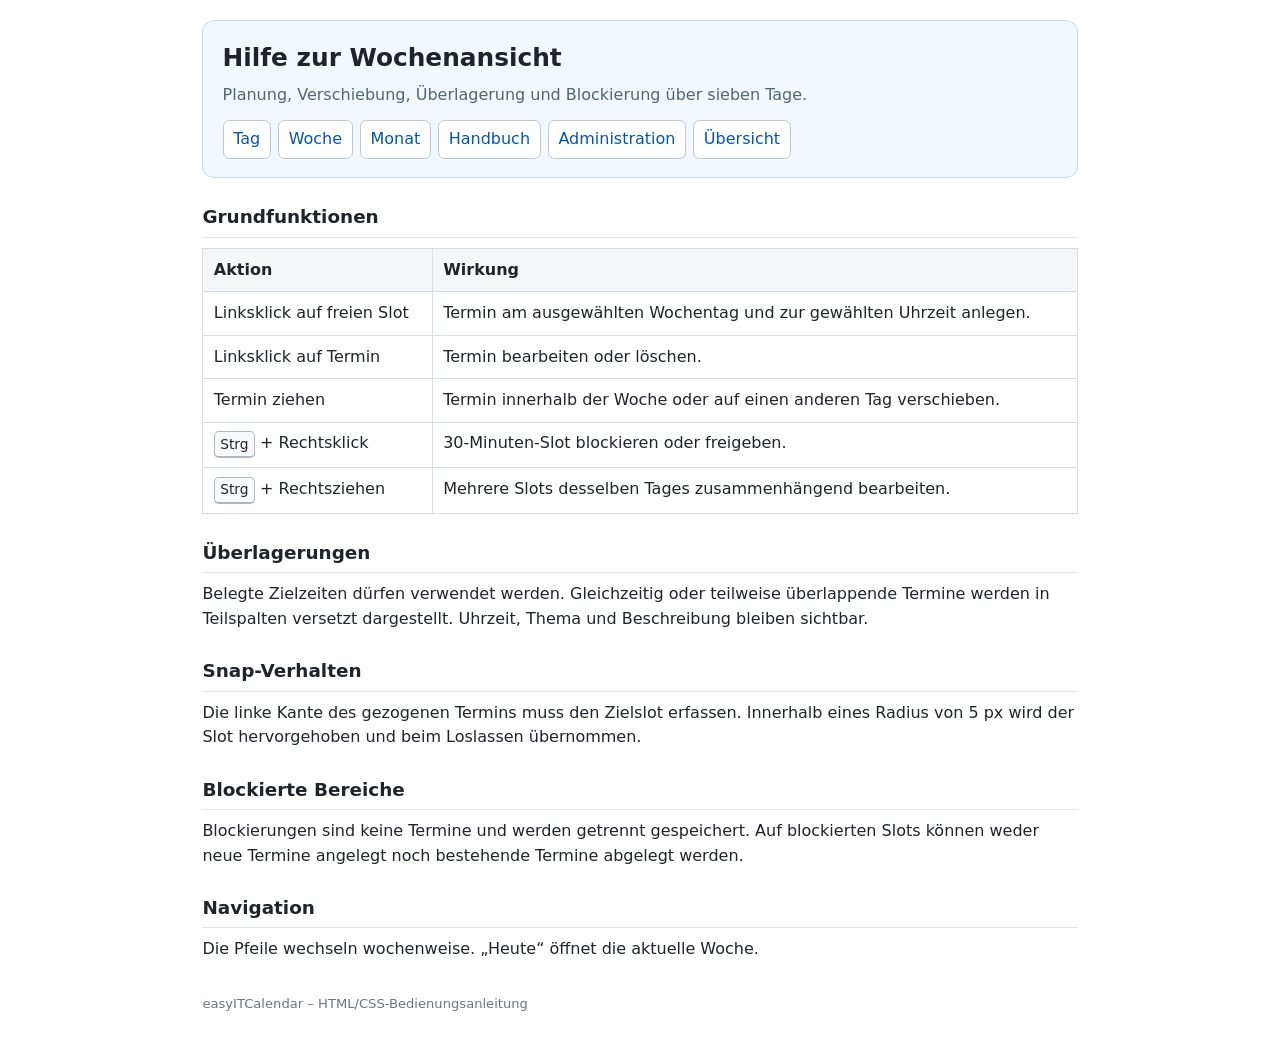
<file: help/week.html>
<!doctype html>
<html lang="de"><head><meta charset="utf-8"><meta name="viewport" content="width=device-width,initial-scale=1"><title>Hilfe zur Wochenansicht</title><link rel="stylesheet" href="help.css"></head><body><main class="help-page"><header class="hero"><h1>Hilfe zur Wochenansicht</h1><p>Planung, Verschiebung, Überlagerung und Blockierung über sieben Tage.</p><nav class="nav" aria-label="Hilfeansichten"><a href="day.html">Tag</a><a href="week.html">Woche</a><a href="month.html">Monat</a><a href="handbook.html">Handbuch</a><a href="admin-handbook.html">Administration</a><a href="index.html">Übersicht</a></nav></header><h2>Grundfunktionen</h2><table><tr><th>Aktion</th><th>Wirkung</th></tr><tr><td>Linksklick auf freien Slot</td><td>Termin am ausgewählten Wochentag und zur gewählten Uhrzeit anlegen.</td></tr><tr><td>Linksklick auf Termin</td><td>Termin bearbeiten oder löschen.</td></tr><tr><td>Termin ziehen</td><td>Termin innerhalb der Woche oder auf einen anderen Tag verschieben.</td></tr><tr><td><kbd>Strg</kbd> + Rechtsklick</td><td>30-Minuten-Slot blockieren oder freigeben.</td></tr><tr><td><kbd>Strg</kbd> + Rechtsziehen</td><td>Mehrere Slots desselben Tages zusammenhängend bearbeiten.</td></tr></table><h2>Überlagerungen</h2><p>Belegte Zielzeiten dürfen verwendet werden. Gleichzeitig oder teilweise überlappende Termine werden in Teilspalten versetzt dargestellt. Uhrzeit, Thema und Beschreibung bleiben sichtbar.</p><h2>Snap-Verhalten</h2><p>Die linke Kante des gezogenen Termins muss den Zielslot erfassen. Innerhalb eines Radius von 5 px wird der Slot hervorgehoben und beim Loslassen übernommen.</p><h2>Blockierte Bereiche</h2><p>Blockierungen sind keine Termine und werden getrennt gespeichert. Auf blockierten Slots können weder neue Termine angelegt noch bestehende Termine abgelegt werden.</p><h2>Navigation</h2><p>Die Pfeile wechseln wochenweise. „Heute“ öffnet die aktuelle Woche.</p><p class="footer">easyITCalendar – HTML/CSS-Bedienungsanleitung</p></main></body></html>
</file>
<file: assets/css/calendar.css>
:root {
  --easyit-blue: #0754ad;
  --easyit-blue-dark: #073e80;
  --easyit-blue-light: #e8f2ff;
  --easyit-black: #12161b;
  --easyit-anthracite: #252b33;
  --easyit-grey: #66717f;
  --easyit-line: #d5dce5;
  --easyit-surface: #ffffff;
  --easyit-background: #eef2f6;
  --easyit-danger: #a62a2a;
  --easyit-success: #23633b;
  --easyit-radius: 10px;
  --easyit-shadow: 0 8px 26px rgba(18, 22, 27, .12);
  font-family: "Arial Narrow", "Segoe UI", Arial, sans-serif;
  color: var(--easyit-anthracite);
  background: var(--easyit-background);
}
* { box-sizing: border-box; }
html { min-height: 100%; }
body { margin: 0; min-width: 980px; background: linear-gradient(180deg, #fff 0, var(--easyit-background) 220px); }
button, input, textarea { font: inherit; }
button { cursor: pointer; }

.app-header {
  display: flex; align-items: center; justify-content: space-between; gap: 2rem;
  min-height: 112px; padding: .75rem 1.5rem; background: rgba(255,255,255,.97);
  border-bottom: 4px solid var(--easyit-blue); box-shadow: 0 3px 12px rgba(0,0,0,.08);
}
.brand { display: flex; align-items: center; gap: 1rem; color: inherit; text-decoration: none; min-width: 340px; }
.brand-logo { width: 330px; max-height: 88px; object-fit: contain; object-position: left center; }
.brand-text { display: none; }
.brand-text strong { font-size: 1.65rem; font-style: italic; letter-spacing: -.03em; }
.brand-text small { color: var(--easyit-grey); font-size: .82rem; letter-spacing: .04em; text-transform: uppercase; }
.toolbar { display: flex; align-items: center; justify-content: flex-end; gap: .45rem; flex-wrap: wrap; }
.toolbar button, .dialog-actions button {
  min-height: 40px; border: 1px solid #aeb8c4; background: #fff; color: var(--easyit-anthracite);
  border-radius: 7px; padding: .55rem .85rem; font-weight: 700; transition: .16s ease;
}
.toolbar button:hover, .toolbar button:focus-visible, .dialog-actions button:hover, .dialog-actions button:focus-visible {
  border-color: var(--easyit-blue); color: var(--easyit-blue); box-shadow: 0 0 0 3px rgba(7,84,173,.13); outline: none;
}
#weekLabel { min-width: 15rem; text-align: center; color: var(--easyit-blue-dark); font-size: 1rem; letter-spacing: .01em; }
.calendar-shell { padding: 1rem 1.25rem 1.5rem; }
.calendar { overflow: auto; max-height: calc(100vh - 170px); background: #fff; border: 1px solid #bcc7d3; border-radius: var(--easyit-radius); box-shadow: var(--easyit-shadow); }
.calendar-grid { display: grid; grid-template-columns: 72px repeat(7,minmax(125px,1fr)); position: relative; }
.corner,.day-head { position: sticky; top: 0; z-index: 5; min-height: 64px; background: linear-gradient(180deg,#fff,#f4f7fa); border-bottom: 2px solid var(--easyit-blue); }
.corner { left: 0; z-index: 6; border-right: 1px solid var(--easyit-line); }
.day-head { display: flex; flex-direction: column; justify-content: center; align-items: center; border-right: 1px solid var(--easyit-line); font-weight: 800; }
.day-head.today { color: #fff; background: linear-gradient(135deg,var(--easyit-blue-dark),var(--easyit-blue)); }
.day-head span { color: var(--easyit-grey); font-size: .78rem; font-weight: 600; }
.day-head.today span { color: #dfeeff; }
.time-label { position: sticky; left: 0; z-index: 3; height: 34px; padding: .15rem .45rem 0 0; text-align: right; font-size: .72rem; color: #5d6875; background: #f8fafc; border-right: 1px solid #c5ced8; border-bottom: 1px solid #e1e6ec; }
.time-label.half { color: transparent; }
.slot { height: 34px; position: relative; border-right: 1px solid #e0e5ea; border-bottom: 1px solid #e8ecf0; background: #fff; }
.slot.hour { border-top: 1px solid #b9c4d0; }
.slot:hover,.slot:focus { outline: none; background: var(--easyit-blue-light); }
.slot.selected { background: #d5e8ff; }
.lesson { position: absolute; z-index: 4; left: 4px; right: 4px; top: 2px; min-height: 30px; padding: .28rem .4rem; border: 1px solid var(--easyit-blue); border-left: 5px solid var(--easyit-blue-dark); border-radius: 6px; background: linear-gradient(135deg,#eef6ff,#d8eaff); color: #172534; overflow: hidden; font-size: .75rem; line-height: 1.15; box-shadow: 0 2px 7px rgba(7,62,128,.18); cursor: pointer; }
.lesson strong { display: block; white-space: nowrap; overflow: hidden; text-overflow: ellipsis; }
.lesson small { display: block; opacity: .78; }
.lesson.inactive { opacity: .56; border-style: dashed; filter: grayscale(.25); }
.lesson[draggable="true"] { cursor: grab; }
.lesson.dragging { opacity: .42; cursor: grabbing; box-shadow: none; }
.slot.drop-target { background: #cfe5ff; outline: 2px solid var(--easyit-blue); outline-offset: -2px; }
.lesson.overlapping { z-index: 4; padding: .22rem .28rem; }
.lesson.overlapping:hover,.lesson.overlapping:focus { z-index: 8; min-width: 112px; overflow: visible; box-shadow: 0 5px 16px rgba(0,0,0,.24); }
.lesson-time,.lesson-description { display: block; white-space: normal; overflow-wrap: anywhere; }
.lesson-description { margin-top: .12rem; opacity: .88!important; }

.calendar-status { margin: 0 0 .7rem; min-height: 1.35rem; padding: .62rem .85rem; border-left: 5px solid var(--easyit-blue); border-radius: 6px; font-size: .86rem; box-shadow: 0 2px 8px rgba(0,0,0,.05); }
.calendar-status.info { background: #edf4fb; color: #334e69; }
.calendar-status.success { background: #e7f5ec; color: var(--easyit-success); border-left-color: var(--easyit-success); }
.calendar-status.error { background: #fdecec; color: #872222; border-left-color: var(--easyit-danger); }

.view-switch { display: flex; gap: .2rem; margin-right: .35rem; padding: 3px; border-radius: 8px; background: #e9eef4; }
.view-switch button { border-color: transparent; background: transparent; }
.view-switch button.active { background: linear-gradient(135deg,var(--easyit-blue-dark),var(--easyit-blue)); color: #fff; border-color: var(--easyit-blue); box-shadow: 0 2px 8px rgba(7,84,173,.24); }
.calendar-grid.week-grid { grid-template-columns: 72px repeat(7,minmax(125px,1fr)); }
.calendar-grid.day-grid { grid-template-columns: 72px minmax(500px,1fr); min-width: 720px; }
.calendar-grid.day-grid .day-head { align-items: flex-start; padding-left: 1rem; }
.calendar-grid.day-grid .lesson { font-size: .8rem; }
.calendar-grid.month-grid { grid-template-columns: repeat(7,minmax(140px,1fr)); align-items: stretch; min-width: 980px; }
.month-weekday { position: sticky; top: 0; z-index: 5; padding: .7rem; text-align: center; font-weight: 800; color: #fff; background: var(--easyit-blue-dark); border-right: 1px solid rgba(255,255,255,.22); border-bottom: 2px solid var(--easyit-blue); }
.month-day { min-height: 150px; padding: .45rem; background: #fff; border-right: 1px solid #dfe4e9; border-bottom: 1px solid #dfe4e9; overflow: hidden; }
.month-day.outside { background: #f4f6f8; color: #8a949e; }
.month-day.today { box-shadow: inset 0 0 0 3px var(--easyit-blue); background: #f1f7ff; }
.month-day-number { display: flex; justify-content: flex-end; min-height: 1.5rem; font-weight: 800; color: var(--easyit-blue-dark); }
.month-lessons { display: grid; gap: .28rem; }
.month-lesson { display: grid; gap: .08rem; padding: .3rem .38rem; border: 1px solid #6f9bca; border-left: 4px solid var(--easyit-blue); border-radius: 5px; background: #e8f2ff; font-size: .72rem; line-height: 1.2; overflow: hidden; cursor: default; user-select: text; }
.month-lesson time { font-weight: 800; color: var(--easyit-blue-dark); }
.month-lesson strong,.month-lesson span { white-space: normal; overflow-wrap: anywhere; }
.month-lesson.inactive { opacity: .55; border-style: dashed; }

.slot.blocked { background: repeating-linear-gradient(135deg,#f6dddd 0,#f6dddd 8px,#eabcbc 8px,#eabcbc 16px); box-shadow: inset 0 0 0 1px #c87777; cursor: not-allowed; }
.slot.blocked:hover,.slot.blocked:focus { background: repeating-linear-gradient(135deg,#f1cece 0,#f1cece 8px,#e3aeae 8px,#e3aeae 16px); outline: 2px solid #a84b4b; outline-offset: -2px; }
.slot.blocked.drop-target { outline: none; }
.slot.block-range-preview { position: relative; z-index: 2; outline: 2px solid currentColor; outline-offset: -2px; }
.slot.block-preview-add { color: #8f2f2f; background: repeating-linear-gradient(135deg,#f1bebe 0,#f1bebe 7px,#df9292 7px,#df9292 14px); }
.slot.block-preview-remove { color: #21663a; background: repeating-linear-gradient(135deg,#cfead7 0,#cfead7 7px,#a9d7b6 7px,#a9d7b6 14px); cursor: grabbing; }

dialog { width: min(540px,calc(100vw - 2rem)); border: 0; border-top: 6px solid var(--easyit-blue); border-radius: var(--easyit-radius); padding: 0; box-shadow: 0 24px 70px rgba(0,0,0,.30); }
dialog::backdrop { background: rgba(15,22,30,.58); backdrop-filter: blur(2px); }
#lessonForm { padding: 1.35rem; display: grid; gap: .85rem; background: #fff; }
#lessonForm h2 { margin: 0 0 .3rem; color: var(--easyit-blue-dark); font-size: 1.35rem; }
#lessonForm label { display: grid; gap: .3rem; font-weight: 800; color: #303943; }
#lessonForm input,#lessonForm textarea { width: 100%; border: 1px solid #aeb9c5; border-radius: 6px; padding: .58rem; font-weight: 400; background: #fbfcfd; }
#lessonForm input:focus,#lessonForm textarea:focus { border-color: var(--easyit-blue); box-shadow: 0 0 0 3px rgba(7,84,173,.13); outline: none; background: #fff; }
.form-row { display: grid; grid-template-columns: 1fr 1fr; gap: .75rem; }
.form-row.three-columns { grid-template-columns: repeat(3,1fr); }
#lessonForm .checkbox-label { display: flex; grid-template-columns: none; flex-direction: row; align-items: center; gap: .55rem; }
#lessonForm .checkbox-label input { width: auto; }
.dialog-actions { display: grid; grid-template-columns: auto 1fr auto auto; gap: .5rem; align-items: center; margin-top: .35rem; }
.primary { background: linear-gradient(135deg,var(--easyit-blue-dark),var(--easyit-blue))!important; color: #fff!important; border-color: var(--easyit-blue)!important; }
.danger { color: var(--easyit-danger); border-color: #d7a7a7!important; }
.error { min-height: 1.2em; margin: 0; color: #b00020; }
.help-button { font-weight: 800; }
.help-dialog { width: min(980px,calc(100vw - 2rem)); height: min(780px,calc(100vh - 2rem)); padding: 0; overflow: hidden; }
.help-dialog-shell { height: 100%; display: grid; grid-template-rows: auto 1fr; background: #fff; }
.help-dialog-header { display: flex; align-items: center; justify-content: space-between; gap: 1rem; padding: .9rem 1rem; border-bottom: 3px solid var(--easyit-blue); background: linear-gradient(180deg,#fff,#edf3f9); }
.help-dialog-header h2 { margin: 0; color: var(--easyit-blue-dark); font-size: 1.2rem; }
.help-dialog-header p { margin: .15rem 0 0; color: var(--easyit-grey); font-size: .82rem; }
#closeHelp { width: 2.35rem; height: 2.35rem; padding: 0; border: 1px solid #aeb8c4; border-radius: 6px; background: #fff; color: var(--easyit-blue-dark); font-size: 1.5rem; line-height: 1; }
#helpFrame { width: 100%; height: 100%; border: 0; background: #fff; }
@media (max-width: 1180px) { .app-header { align-items: flex-start; flex-direction: column; } .toolbar { justify-content: flex-start; } .brand-logo { width: 290px; } }
</file>
<file: help/help.css>
:root { font-family: Inter, system-ui, sans-serif; color:#20242a; background:#fff; line-height:1.55; }
* { box-sizing:border-box; }
body { margin:0; }
a { color:#0754ad; }
.help-page { max-width:920px; margin:0 auto; padding:1.25rem 1.4rem 2.5rem; }
.hero { padding:1.1rem 1.2rem; border:1px solid #cbd7e2; border-radius:.75rem; background:#f2f8fd; }
.hero h1 { margin:0; font-size:1.55rem; }
.hero p { margin:.35rem 0 0; color:#536474; }
h2 { margin:1.6rem 0 .55rem; font-size:1.15rem; border-bottom:1px solid #e0e5ea; padding-bottom:.3rem; }
h3 { margin:1rem 0 .35rem; font-size:1rem; }
p { margin:.45rem 0; }
.cards { display:grid; grid-template-columns:repeat(auto-fit,minmax(220px,1fr)); gap:.75rem; margin-top:.9rem; }
.card { padding:.85rem; border:1px solid #d8dde3; border-radius:.65rem; background:#fff; }
.card strong { display:block; margin-bottom:.2rem; }
table { width:100%; border-collapse:collapse; margin:.65rem 0; }
th,td { padding:.55rem .65rem; border:1px solid #d8dde3; text-align:left; vertical-align:top; }
th { background:#f4f6f8; }
kbd { display:inline-block; min-width:1.7em; padding:.08rem .34rem; border:1px solid #aeb7c1; border-bottom-width:2px; border-radius:.3rem; background:#f8f9fa; font:inherit; font-size:.86em; text-align:center; }
.note { padding:.7rem .8rem; border-left:4px solid #0754ad; background:#eef6fc; }
.warning { border-left-color:#a84b4b; background:#fbeeee; }
.workflow { counter-reset:step; display:grid; gap:.55rem; padding:0; list-style:none; }
.workflow li { position:relative; padding:.65rem .7rem .65rem 2.7rem; border:1px solid #d8dde3; border-radius:.55rem; }
.workflow li::before { counter-increment:step; content:counter(step); position:absolute; left:.7rem; top:.62rem; width:1.35rem; height:1.35rem; display:grid; place-items:center; border-radius:50%; background:#0754ad; color:#fff; font-size:.78rem; font-weight:700; }
.nav { display:flex; flex-wrap:wrap; gap:.45rem; margin-top:.8rem; }
.nav a { padding:.38rem .6rem; border:1px solid #bfc7d0; border-radius:.4rem; text-decoration:none; background:#fff; }
.footer { margin-top:2rem; color:#6b7681; font-size:.82rem; }
@media (max-width:600px) { .help-page { padding:1rem; } table { font-size:.9rem; } th,td { padding:.4rem; } }
</file>
<file: help/handbook.css>
:root{--easyit-blue:#0754ad;--easyit-blue-dark:#073e80;--easyit-black:#12161b;}
.manual-layout { display:grid; grid-template-columns:minmax(190px,240px) minmax(0,1fr); gap:1.25rem; align-items:start; margin-top:1.2rem; }
.manual-toc { position:sticky; top:1rem; padding:.85rem; border:1px solid #d8dde3; border-radius:.65rem; background:#f8fafc; }
.manual-toc strong { display:block; margin-bottom:.45rem; }
.manual-toc a { display:block; padding:.24rem 0; text-decoration:none; }
.manual-content section { scroll-margin-top:1rem; }
.code-block { overflow:auto; margin:.7rem 0; padding:.85rem; border:1px solid #cfd8e3; border-radius:.55rem; background:#15202b; color:#edf4fa; font: .88rem/1.5 Consolas, Monaco, monospace; white-space:pre; }
.inline-code { padding:.08rem .28rem; border-radius:.25rem; background:#eef1f4; font-family:Consolas, Monaco, monospace; font-size:.92em; }
.reference-table td:first-child { width:25%; font-family:Consolas, Monaco, monospace; }
.reference-table td:nth-child(2) { width:15%; }
.status-good, .status-warn, .status-stop { display:inline-block; padding:.08rem .36rem; border-radius:999px; font-size:.78rem; font-weight:700; }
.status-good { background:#e6f5ea; color:#216e39; }
.status-warn { background:#fff4d6; color:#7b5700; }
.status-stop { background:#fde8e8; color:#9b2c2c; }
.checklist { padding-left:1.25rem; }
.checklist li { margin:.35rem 0; }
@media (max-width:760px) { .manual-layout { grid-template-columns:1fr; } .manual-toc { position:static; } .reference-table td:first-child { width:auto; } }
</file>
<file: help/admin-handbook.css>
:root{--easyit-blue:#0754ad;--easyit-blue-dark:#073e80;--easyit-black:#12161b;}
.admin-hero-meta { display:flex; flex-wrap:wrap; gap:.45rem; margin-top:.75rem; }
.admin-hero-meta span { padding:.2rem .5rem; border-radius:999px; background:#fff; border:1px solid #cbd7e2; font-size:.82rem; }
.admin-summary { display:grid; grid-template-columns:repeat(auto-fit,minmax(180px,1fr)); gap:.65rem; margin:1rem 0; }
.admin-summary article { border:1px solid #d8dde3; border-radius:.6rem; padding:.75rem; background:#fff; }
.admin-summary strong { display:block; font-size:1.25rem; }
.admin-callout { padding:.8rem; border:1px solid #cbd7e2; border-left:5px solid #0754ad; border-radius:.45rem; background:#f8fbfe; }
.admin-callout.danger { border-left-color:#a12f2f; background:#fff5f5; }
.admin-callout.success { border-left-color:#2d7a42; background:#f2fbf5; }
.admin-steps { display:grid; gap:.55rem; padding:0; list-style:none; counter-reset:adminstep; }
.admin-steps li { position:relative; padding:.75rem .8rem .75rem 3rem; border:1px solid #d8dde3; border-radius:.55rem; }
.admin-steps li::before { counter-increment:adminstep; content:counter(adminstep); position:absolute; left:.75rem; top:.7rem; width:1.55rem; height:1.55rem; display:grid; place-items:center; border-radius:50%; background:#0754ad; color:#fff; font-weight:700; }
.admin-table td:first-child { font-family:Consolas, Monaco, monospace; white-space:nowrap; }
.admin-example { border-left:4px solid #6b7681; padding:.55rem .75rem; background:#f7f8fa; }
.admin-check { list-style:none; padding-left:0; }
.admin-check li { margin:.35rem 0; padding-left:1.6rem; position:relative; }
.admin-check li::before { content:'✓'; position:absolute; left:0; color:#2d7a42; font-weight:800; }
.admin-faq details { border:1px solid #d8dde3; border-radius:.5rem; padding:.65rem .75rem; margin:.5rem 0; }
.admin-faq summary { cursor:pointer; font-weight:700; }
@media print { .nav,.manual-toc { display:none !important; } .manual-layout { display:block; } .help-page { max-width:none; } a { color:inherit; text-decoration:none; } }
</file>
